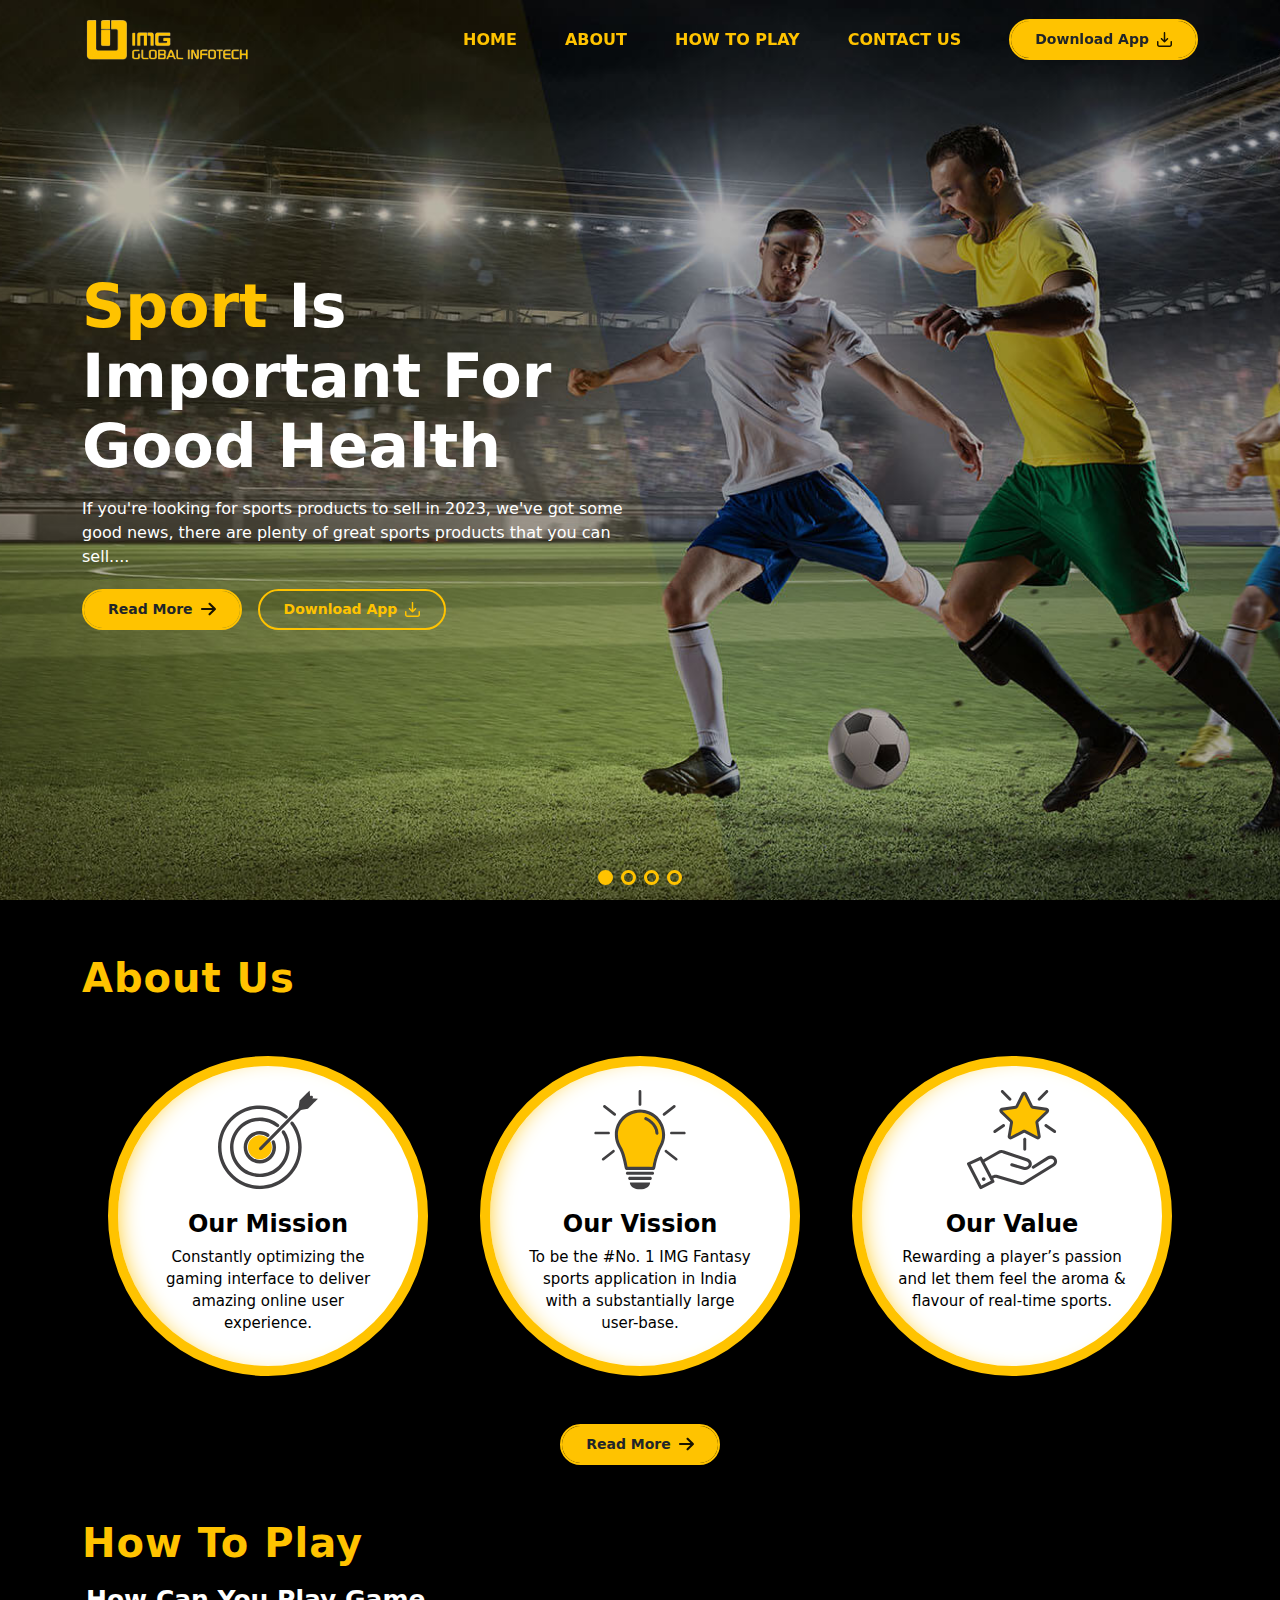
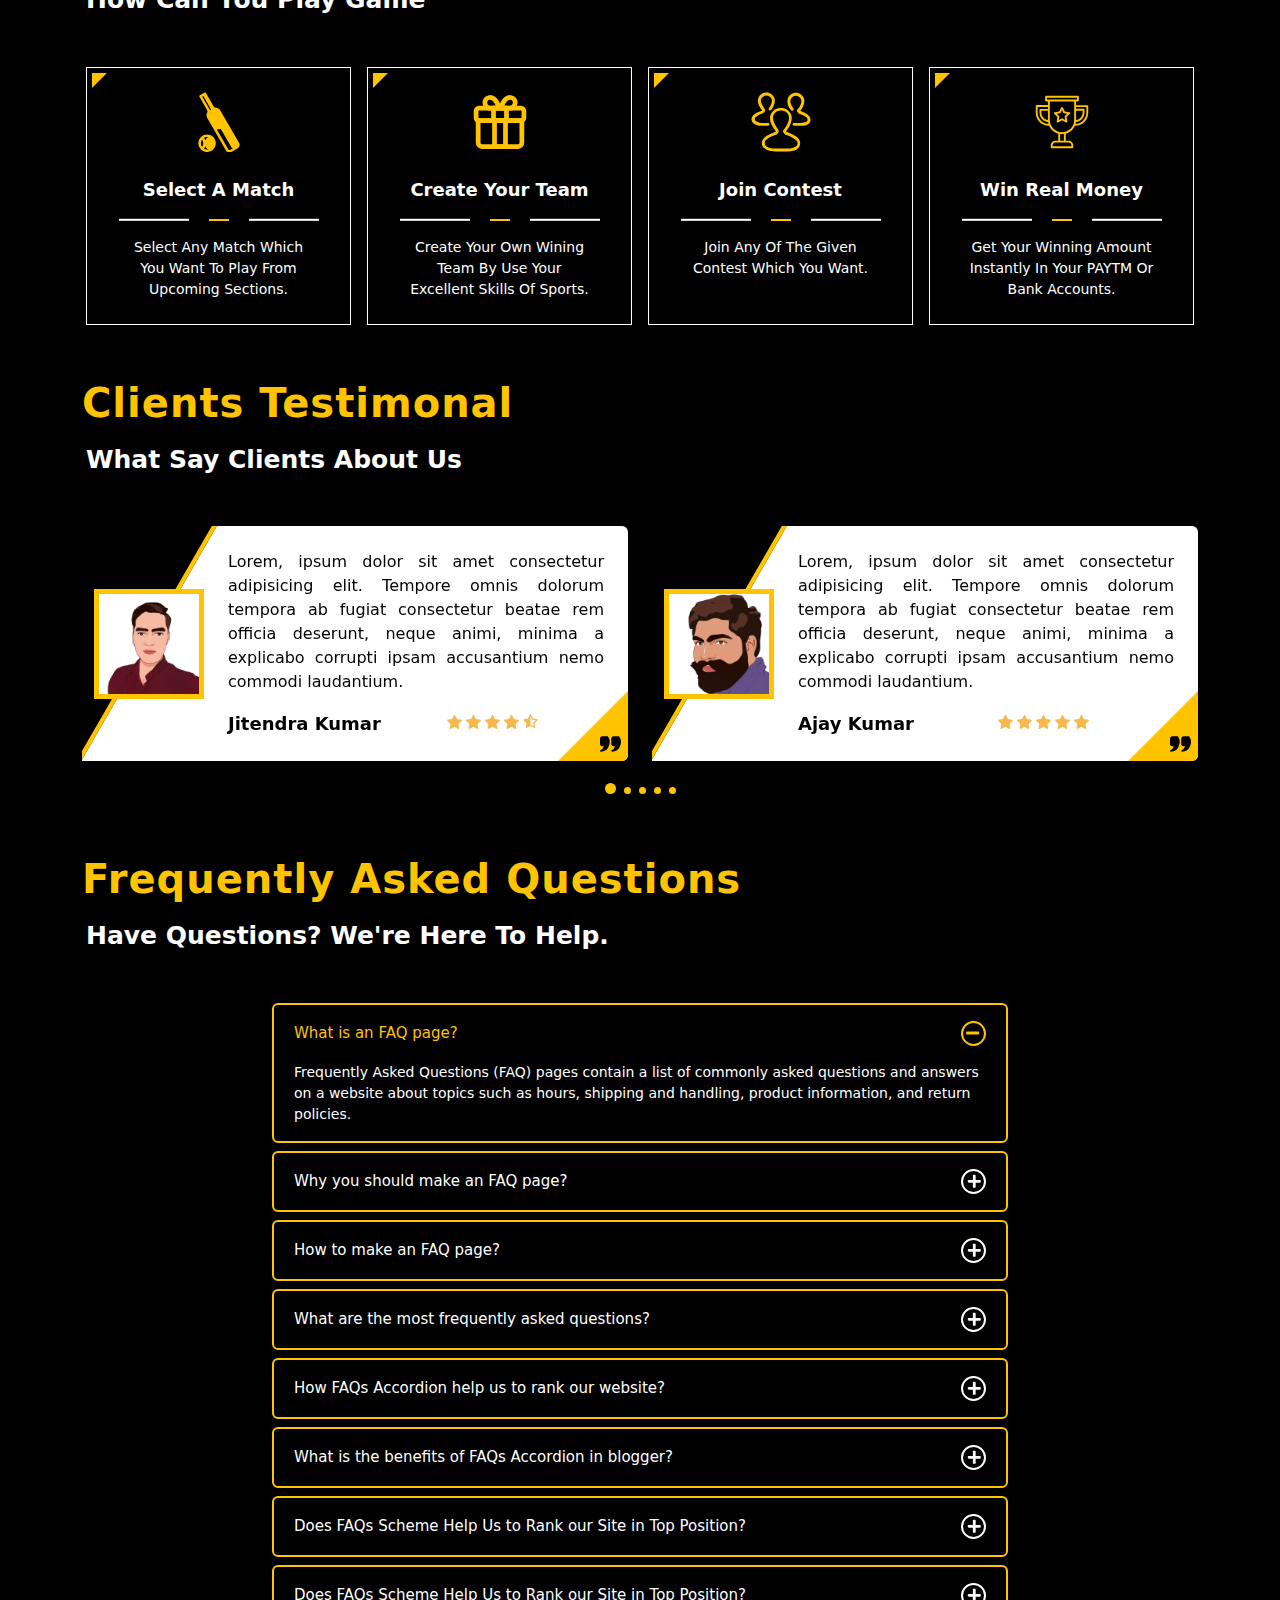
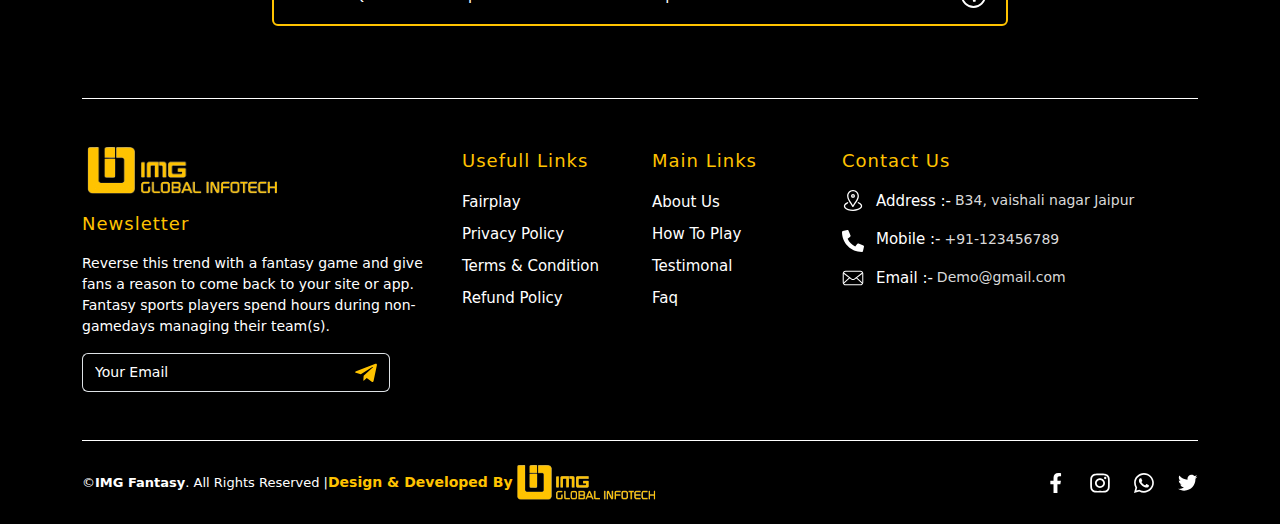
<file: index.html>
<!DOCTYPE html>
<html lang="en">
<head>
    <meta charset="UTF-8">
    <!-- Static Required meta tags (should be same on every page) -->
    <meta http-equiv="content-type" content="text/html; charset=utf-8">
    <meta name="viewport" content="width=device-width, initial-scale=1, maximum-scale=1, user-scalable=0, shrink-to-fit=no">
    <meta name="theme-color" content="#1a73e9">
    <meta http-equiv='X-UA-Compatible' content='IE=edge'>

    <meta name="web-author" content="web-author-name">
    <meta name="googlebot" content="all">
    <meta name="revisit-after" content="3 days">
    <meta name="copyright" content="Site Name">
    <meta name="language" content="English">
    <meta name="reply-to" content="info@imgglobalinfotech.com">
    <meta name="distribution" content="Global">
    <meta name="rating" content="General">

    <!-- Twitter Meta -->
    <meta name="twitter:site" content="@miradontsoa">
    <meta name="twitter:creator" content="@miradontsoa">
    <meta name="twitter:card" content="summary">

    <!-- Facebook Meta -->
    <meta property="fb:app_id" content="0">

    <meta property="og:type" content="website">
    <meta property="og:image:type" content="image/jpg">
    <meta property="og:image:width" content="1200">
    <meta property="og:image:height" content="630">

    <!-- Dynamic Meta Tags (Should change for every page) -->

    <title>Fantasy</title>

        <!-- Required meta tags -->
    <meta name="title" content="Title here">
    <meta name="discrption" content="Discrption here">
    <meta name="keyword" content="Keyword here">

    <!-- Twitter Meta -->
    <meta name="twitter:title" content="Title here">
    <meta name="twitter:description" content="Discrption here">
    <meta name="twitter:image" content="assets/img/logo.png">

    <!-- Facebook Meta -->
    <meta property="og:url" content="">
    <meta property="og:title" content="Title here">
    <meta property="og:description" content="Discrption here">
    <meta property="og:image" content="assets/img/logo.png">
    <meta property="og:image:secure_url" content="assets/img/logo.png">
    <meta name="classification" content="Title here">
    <!-- slider -->
    <script src="assets/libs/slider/js/jquery.min.js"></script>
    <!-- favicon -->
    <link rel="shortcut icon" type="image/x-icon" href="assets/img/logo.png">
    <link rel="icon" type="image/x-icon" href="assets/img/Navbar/img.png">
    <!-- Bootstrap Css -->
    <link rel="stylesheet" href="assets/css/bootstrap.min.css">
    <!-- Custom Css -->
    <link rel="stylesheet" href="assets/css/style.min.css">
    <!-- slider -->
    <link rel="stylesheet" href="assets/libs/slider/css/owl.carousel.min.css">
    <!-- swiper slider -->
    <link rel="stylesheet" href="assets/libs/swiper/css/swiper-bundle.min.css">
</head>

<body class="bg-black">
<!-- navbar start -->
<nav class="navbar navbar-expand-md container-fluid fixed-top" aria-label="Offcanvas navbar large" id="navbar">
    <div class="container">
      <a class="navbar-brand" href="index.html"><img src="assets/img/Navbar/footerlogo.png" alt="logo" class="nav-logo img-fluid h-100 w-100"></a>
      <div class="offcanvas offcanvas-start bg-black nav-offcanvas" tabindex="-1" id="offcanvasNavbar2" aria-labelledby="offcanvasNavbar3Label">
        <div class="offcanvas-header bg-theme1">
          <div class="offcanvas-logo"><img src="assets/img/Navbar/logo.png" alt="logo" class="w-100 h-100 img-fluid"></div>
          <button type="button" class="btn-close btn-close-white shadow-none" data-bs-dismiss="offcanvas" aria-label="Close"></button>
        </div>
        <div class="offcanvas-body">
          <ul class="navbar-nav justify-content-end flex-grow-1 gap-lg-5 gap-md-4 gap-3 align-items-md-center align-items-start">
            <li class="nav-item">
              <a class="nav-link p-0 position-relative fw-semibold" href="#">HOME</a>
            </li>
            <li class="nav-item">
              <a class="nav-link p-0 position-relative fw-semibold" href="#about">ABOUT</a>
            </li>
           <li class="nav-item">
              <a class="nav-link p-0 position-relative fw-semibold" href="#howplay">HOW TO PLAY</a>
            </li>
            <li class="nav-item">
              <a class="nav-link p-0 position-relative fw-semibold" href="#contact">CONTACT US</a>
            </li>
            <li class="nav-btn nav-item">
              <a href="javascript:;" class="btn custom-btn rounded-0 fw-semibold py-2 px-4 position-relative overflow-hidden rounded-5 z-1 d-flex align-items-center" type="submit"><span class="">Download App</span><span class="person z-3 d-inline-flex ms-2"><img src="assets/img/Index/downloadIcon.svg" alt="download" class="w-100 h-100 img-fluid person-img"></span></a>
            </li>
          </ul>
        </div>
      </div>
      <button class="navbar-toggler nav-menubtn shadow-none border-0 p-0" type="button" data-bs-toggle="offcanvas" data-bs-target="#offcanvasNavbar2" aria-controls="offcanvasNavbar2" aria-label="Toggle navigation">
        <span class="menu-icon d-inline-flex"><img src="assets/img/Navbar/menuIcon.svg" alt="menu-bar" class="img-fluid w-100 h-100"></span>
      </button>
    </div>
</nav>
<!-- navbar end -->

<!-- hero section start -->
<div class="container-fluid heroSection px-0" id="home">
  <div class="swiper mySwiper heroSlider">
    <div class="swiper-wrapper">
      <div class="swiper-slide">
        <div class="sliderr1 h-100 w-100">
          <div class="container h-100">
            <div class="row align-items-center h-100">
              <div class="col-md-6 px-0">
                <div class="row mx-0">
                  <div class="col-12 hero-heading fw-bold text-capitalize"><span class="hero-subheading">Sport</span> is important for good health</div>
                  <div class="col-12 fw-medium hero-title py-sm-3 py-2">If you're looking for sports products to sell in 2023, we've got some good news, there are plenty of great sports products that you can sell....</div>
                  <div class="col-12 pt-1">
                    <div class="row mx-0 gap-3">
                      <div class="col-auto px-0"><a href="#about" class="btn custom-btn rounded-0 fw-semibold py-2 px-4 position-relative overflow-hidden rounded-5 z-1 d-flex align-items-center" type="submit"><span>Read More</span><span class="person z-3 d-inline-flex ms-2"><img src="assets/img/Index/rightarrow.svg" alt="Read More" class="w-100 h-100 img-fluid person-img"></span></a></div>
                      <div class="col-auto px-0"><a href="javascript:;" class="btn custom-btn custom-btn2 rounded-0 fw-semibold py-2 px-4 position-relative overflow-hidden rounded-5 z-1 d-flex align-items-center" type="submit"><span>Download App</span><span class="person z-3 d-inline-flex ms-2"><img src="assets/img/Index/downloadIcon.svg" alt="Download" class="w-100 h-100 img-fluid person-img"></span></a></div>
                    </div>
                  </div>
                </div>
              </div>
            </div>
        </div>
        </div>
      </div>
      <div class="swiper-slide">
        <div class="sliderr2 h-100 w-100">
          <div class="container h-100">
            <div class="row align-items-center h-100">
              <div class="col-md-6 px-0">
                <div class="row mx-0">
                  <div class="col-12 hero-heading fw-bold text-capitalize"><span class="hero-subheading">The New</span>  Way to Invest in Sports</div>
                  <div class="col-12 fw-medium hero-title py-sm-3 py-2">Best fantasy sports stock exchange where users can buy/sell shares of professional athletes as if they were stocks.....</div>
                  <div class="col-12 pt-1">
                    <div class="row mx-0 gap-3">
                      <div class="col-auto px-0"><a href="#about" class="btn custom-btn rounded-0 fw-semibold py-2 px-4 position-relative overflow-hidden rounded-5 z-1 d-flex align-items-center" type="submit"><span class="">Read More</span><span class="person z-3 d-inline-flex ms-2"><img src="assets/img/Index/rightarrow.svg" alt="Person" class="w-100 h-100 img-fluid person-img"></span></a></div>
                      <div class="col-auto px-0"><a href="javascript:;" class="btn custom-btn custom-btn2 rounded-0 fw-semibold py-2 px-4 position-relative overflow-hidden rounded-5 z-1 d-flex align-items-center" type="submit"><span>Download App</span><span class="person z-3 d-inline-flex ms-2"><img src="assets/img/Index/downloadIcon.svg" alt="Download" class="w-100 h-100 img-fluid person-img"></span></a></div>
                    </div>
                  </div>
                </div>
              </div>
            </div>
        </div>
        </div>
      </div>
      <div class="swiper-slide">
        <div class="sliderr3 h-100 w-100">
          <div class="container h-100">
            <div class="row align-items-center h-100">
              <div class="col-md-6 px-0">
                <div class="row mx-0">
                  <div class="col-12 hero-heading fw-bold text-capitalize"><span class="hero-subheading">fantasy</span> is way for favorite game</div>
                  <div class="col-12 fw-medium hero-title py-sm-3 py-2">You can compete against your friends, family members, coworkers, and even strangers to add a little extra spice to the weekend's sporting calendar.....</div>
                  <div class="col-12 pt-1">
                    <div class="row mx-0 gap-3">
                      <div class="col-auto px-0"><a href="#about" class="btn custom-btn rounded-0 fw-semibold py-2 px-4 position-relative overflow-hidden rounded-5 z-1 d-flex align-items-center" type="submit"><span class="">Read More</span><span class="person z-3 d-inline-flex ms-2"><img src="assets/img/Index/rightarrow.svg" alt="Person" class="w-100 h-100 img-fluid person-img"></span></a></div>
                      <div class="col-auto px-0"><a href="javascript:;" class="btn custom-btn custom-btn2 rounded-0 fw-semibold py-2 px-4 position-relative overflow-hidden rounded-5 z-1 d-flex align-items-center" type="submit"><span>Download App</span><span class="person z-3 d-inline-flex ms-2"><img src="assets/img/Index/downloadIcon.svg" alt="Download" class="w-100 h-100 img-fluid person-img"></span></a></div>
                    </div>
                  </div>
                </div>
              </div>
            </div>
        </div>
        </div>
      </div>
      <div class="swiper-slide">
        <div class="sliderr4 h-100 w-100">
          <div class="container h-100">
            <div class="row align-items-center h-100">
              <div class="col-md-6 px-0">
                <div class="row mx-0">
                  <div class="col-12 hero-heading fw-bold text-capitalize"><span class="hero-subheading">Fantasy</span> sports are no exception</div>
                  <div class="col-12 fw-medium hero-title py-sm-3 py-2">This is no exception and it has earned billions over the years. Build a fantasy sports website to generate revenue from software solutions.....</div>
                  <div class="col-12 pt-1">
                    <div class="row mx-0 gap-3">
                      <div class="col-auto px-0"><a href="#about" class="btn custom-btn rounded-0 fw-semibold py-2 px-4 position-relative overflow-hidden rounded-5 z-1 d-flex align-items-center" type="submit"><span class="">Read More</span><span class="person z-3 d-inline-flex ms-2"><img src="assets/img/Index/rightarrow.svg" alt="Person" class="w-100 h-100 img-fluid person-img"></span></a></div>
                      <div class="col-auto px-0"><a href="javascript:;" class="btn custom-btn custom-btn2 rounded-0 fw-semibold py-2 px-4 position-relative overflow-hidden rounded-5 z-1 d-flex align-items-center" type="submit"><span>Download App</span><span class="person z-3 d-inline-flex ms-2"><img src="assets/img/Index/downloadIcon.svg" alt="Download" class="w-100 h-100 img-fluid person-img"></span></a></div>
                    </div>
                  </div>
                </div>
              </div>
            </div>
        </div>
        </div>
      </div>
    </div>
    <div class="swiper-pagination"></div>
  </div>
</div>
<!-- hero section end -->

<!-- about us section start -->
<div class="container-fluid aboutus py-5" id="about">
  <div class="container">
    <div class="row">
      <div class="col-12 pb-sm-2 pb-1 heading fw-bold text-sm-start text-center text-center">About Us</div>
      <div class="col-12 sub-heading fw-bold text-capitalize pb-4 mb-3 ps-3 text-sm-start text-center"></div>
      <div class="col-12">
        <div class="row mx-0 gy-lg-0 gy-4 justify-content-center">
          <div class="col-lg-4 col-md-6">
            <div class="about-card rounded-pill bg-white p-md-4 p-3 pt-4 mx-auto">
              <div class="row mx-0">
                <div class="col-12"><div class="about-img mx-auto"><img src="assets/img/Index/ourmission.svg" alt="Our Mission" class="img-fluid h-100 w-100"></div></div>
                <div class="col-12 text-center about-heading fw-bolder pt-3">Our Mission</div>
                <div class="col-12 about-title text-center pt-1">Constantly optimizing the gaming interface to deliver amazing online user experience.</div>
              </div>
            </div>
          </div>
          <div class="col-lg-4 col-md-6">
            <div class="about-card rounded-pill bg-white p-md-4 p-3 pt-4 mx-auto">
              <div class="row mx-0">
                <div class="col-12"><div class="about-img mx-auto"><img src="assets/img/Index/ourvission.svg" alt="Our Mission" class="img-fluid h-100 w-100"></div></div>
                <div class="col-12 text-center about-heading fw-bolder pt-3">Our Vission</div>
                <div class="col-12 about-title text-center pt-1">To be the #No. 1 IMG Fantasy sports application in India with a substantially large user-base.
                </div>
              </div>
            </div>
          </div>
          <div class="col-lg-4 col-md-6">
            <div class="about-card rounded-pill bg-white p-md-4 p-3 pt-4 mx-auto">
              <div class="row mx-0">
                <div class="col-12"><div class="about-img mx-auto"><img src="assets/img/Index/ourvalue.svg" alt="Our Mission" class="img-fluid h-100 w-100"></div></div>
                <div class="col-12 text-center about-heading fw-bolder pt-3">Our Value</div>
                <div class="col-12 about-title text-center pt-1">Rewarding a player’s passion and let them feel the aroma & flavour of real-time sports. </div>
              </div>
            </div>
          </div>
        </div>
      </div>
      <div class="col-auto mx-auto pt-md-5 pt-4">
        <div class="col-auto px-0"><a href="javascript:;" class="btn custom-btn rounded-0 fw-semibold py-2 px-4 position-relative overflow-hidden rounded-5 z-1 d-flex align-items-center" type="submit"><span>Read More</span><span class="person z-3 d-inline-flex ms-2"><img src="assets/img/Index/rightarrow.svg" alt="Read More" class="w-100 h-100 img-fluid person-img"></span></a></div>
      </button>
     </div>
    </div>
  </div>
</div>
<!-- about us section end -->

<!-- how to play section start -->
<div class="container-fluid howplay position-relative" id="howplay">
  <div class="container">
    <div class="row">
      <div class="col-12 pb-sm-2 pb-1 text-sm-start text-center heading fw-bold">How To Play</div>
      <div class="col-12 pb-md-5 pb-4 sub-heading fw-bold text-capitalize ps-3 text-sm-start text-center">How Can You Play Game</div>
      <div class="col-12 pt-md-0 pt-sm-2 px-sm-2 px-0">
        <div class="row mx-0 g-3">
          <div class="col-lg-3 col-sm-6 ">
            <div class="playcard border-1 border border-white p-4 position-relative h-100">
              <div class="row mx-0">
                <div class="col-12"><div class="playimg mx-auto"><img src="assets/img/Index/batball.svg" alt="select a match" class="h-100 w-100  img-fluid"></div></div>
                <div class="col-12 text-center playheading fw-bold pt-4  fw-medium">Select A Match</div>
                <div class="col-12 py-3"><div class="playline position-relative mx-auto"></div></div>
                <div class="col-12 playtitle fw-medium text-center">Select Any Match Which You Want To Play From Upcoming Sections.</div>
              </div>
            </div>
          </div>
          <div class="col-lg-3 col-sm-6 ">
            <div class="playcard border-1 border border-white p-4 position-relative h-100">
              <div class="row mx-0">
                <div class="col-12"><div class="playimg mx-auto"><img src="assets/img/Index/Gift.svg" alt="select a match" class="h-100 w-100  img-fluid"></div></div>
                <div class="col-12 text-center playheading fw-bold pt-4  fw-medium">Create Your Team</div>
                <div class="col-12 py-3"><div class="playline position-relative mx-auto"></div></div>
                <div class="col-12 playtitle fw-medium text-center">Create Your Own Wining Team By Use Your Excellent Skills Of Sports.</div>
              </div>
            </div>
          </div>
          <div class="col-lg-3 col-sm-6 ">
            <div class="playcard border-1 border border-white p-4 position-relative h-100">
              <div class="row mx-0">
                <div class="col-12"><div class="playimg mx-auto"><img src="assets/img/Index/Users.svg" alt="select a match" class="h-100 w-100  img-fluid"></div></div>
                <div class="col-12 text-center playheading fw-bold pt-4  fw-medium">Join Contest</div>
                <div class="col-12 py-3"><div class="playline position-relative mx-auto"></div></div>
                <div class="col-12 playtitle fw-medium text-center">Join Any Of The Given Contest Which You Want.</div>
              </div>
            </div>
          </div>
          <div class="col-lg-3 col-sm-6 ">
            <div class="playcard border-1 border border-white p-4 position-relative h-100">
              <div class="row mx-0">
                <div class="col-12"><div class="playimg mx-auto"><img src="assets/img/Index/Trophy.svg" alt="select a match" class="h-100 w-100  img-fluid"></div></div>
                <div class="col-12 text-center playheading fw-bold pt-4  fw-medium">Win Real Money</div>
                <div class="col-12 py-3"><div class="playline position-relative mx-auto"></div></div>
                <div class="col-12 playtitle fw-medium text-center">Get Your Winning Amount Instantly In Your PAYTM Or Bank Accounts.</div>
              </div>
            </div>
          </div>
        </div>
      </div>
     
    </div>
  </div>
</div>
<!-- how to play section end -->

<!-- testimonal section start-->  
<div class="container-fluid py-5 testimonal" id="testimonal">
  <div class="container">
    <div class="row">
      <div class="col-12 pb-sm-2 pb-1 heading fw-bold text-sm-start text-center">Clients Testimonal</div>
      <div class="col-12 pb-md-5 pb-4 sub-heading fw-bold text-capitalize ps-3 text-sm-start text-center">what say clients about us</div>
      <div class="col-12">
        <div class="swiper mySwiper testimonalSlider pb-4">
          <div class="swiper-wrapper pb-3">
            <div class="swiper-slide">
              <div class="testimonial-card row mx-0 align-items-center bg-white position-relative rounded-end-2 h-100 overflow-hidden">
                <div class="col-auto z-2 pe-0">
                  <div class="testimonial-pic border border-5 border-theme1"><img src="assets/img/Index/jitendrakumar.jpg" class="h-100 w-100 img-fluid object-fit-cover" alt="Testimonal"></div>
                </div>
                <div class="col testimonial-content position-relative rounded-2 p-md-4 p-3 ">
                 <div class="row mx-0 align-items-center">
                  <div class="col-12 px-0 pb-lg-3 pb-2 user-review fw-normal">Lorem, ipsum dolor sit amet consectetur adipisicing elit. Tempore omnis dolorum tempora ab fugiat consectetur beatae rem officia deserunt, neque animi, minima a explicabo corrupti ipsam accusantium nemo commodi laudantium.</div>
                  <div class="col-auto px-0 fw-semibold user-name">Jitendra Kumar </div>
                  <div class="col px-0">
                    <ul class="d-flex list-unstyled p-0 m-0 justify-content-center gap-1">
                      <li><span class="start-icon d-inline-flex"><img src="assets/img/Index/star.svg" alt="review" class="h-100 w-100 img-fluid"></span></li>
                      <li><span class="start-icon d-inline-flex"><img src="assets/img/Index/star.svg" alt="review" class="h-100 w-100 img-fluid"></span></li>
                      <li><span class="start-icon d-inline-flex"><img src="assets/img/Index/star.svg" alt="review" class="h-100 w-100 img-fluid"></span></li>
                      <li><span class="start-icon d-inline-flex"><img src="assets/img/Index/star.svg" alt="review" class="h-100 w-100 img-fluid"></span></li>
                      <li><span class="start-icon d-inline-flex"><img src="assets/img/Index/halfstar.svg" alt="review" class="h-100 w-100 img-fluid"></span></li>
                    </ul>
                  </div>
                  <div class="quote z-3 position-absolute"><img src="assets/img/Index/quote.svg" alt="quote" class="h-100 w-100 img-fluid"></div>
                 </div>
                </div>
              </div>
            </div>
            <div class="swiper-slide">
              <div class="testimonial-card overflow-hidden row mx-0 align-items-center bg-white position-relative rounded-end-2 h-100 ">
                <div class="col-auto z-2 pe-0">
                  <div class="testimonial-pic border border-5 border-theme1"><img src="assets/img/Index/ajaysharma2.jpg" class="h-100 w-100 img-fluid object-fit-cover" alt="Testimonal"></div>
                </div>
                <div class="col testimonial-content position-relative rounded-2 p-md-4 p-3 ">
                 <div class="row mx-0 align-items-center">
                  <div class="col-12 px-0 pb-lg-3 pb-2 user-review fw-normal">Lorem, ipsum dolor sit amet consectetur adipisicing elit. Tempore omnis dolorum tempora ab fugiat consectetur beatae rem officia deserunt, neque animi, minima a explicabo corrupti ipsam accusantium nemo commodi laudantium.</div>
                  <div class="col-auto px-0 fw-semibold user-name">Ajay Kumar </div>
                  <div class="col px-0">
                    <ul class="d-flex list-unstyled p-0 m-0 justify-content-center gap-1">
                      <li><span class="start-icon d-inline-flex"><img src="assets/img/Index/star.svg" alt="review" class="h-100 w-100 img-fluid"></span></li>
                      <li><span class="start-icon d-inline-flex"><img src="assets/img/Index/star.svg" alt="review" class="h-100 w-100 img-fluid"></span></li>
                      <li><span class="start-icon d-inline-flex"><img src="assets/img/Index/star.svg" alt="review" class="h-100 w-100 img-fluid"></span></li>
                      <li><span class="start-icon d-inline-flex"><img src="assets/img/Index/star.svg" alt="review" class="h-100 w-100 img-fluid"></span></li>
                      <li><span class="start-icon d-inline-flex"><img src="assets/img/Index/star.svg" alt="review" class="h-100 w-100 img-fluid"></span></li>
                    </ul>
                  </div>
                  <div class="quote z-3 position-absolute"><img src="assets/img/Index/quote.svg" alt="quote" class="h-100 w-100 img-fluid"></div>
                 </div>
                </div>
              </div>
            </div>
            <div class="swiper-slide">
              <div class="testimonial-card overflow-hidden row mx-0 align-items-center bg-white position-relative rounded-end-2 h-100 ">
                <div class="col-auto z-2 pe-0">
                  <div class="testimonial-pic border border-5 border-theme1"><img src="assets/img/Index/jitendrakumar.jpg" class="h-100 w-100 img-fluid object-fit-cover" alt="Testimonal"></div>
                </div>
                <div class="col testimonial-content position-relative rounded-2 p-md-4 p-3 ">
                 <div class="row mx-0 align-items-center">
                  <div class="col-12 px-0 pb-lg-3 pb-2 user-review fw-normal">Lorem, ipsum dolor sit amet consectetur adipisicing elit. Tempore omnis dolorum tempora ab fugiat consectetur beatae rem officia deserunt, neque animi, minima a explicabo corrupti ipsam accusantium nemo commodi laudantium.</div>
                  <div class="col-auto px-0 fw-semibold user-name">Jitendra Kumar </div>
                  <div class="col px-0">
                    <ul class="d-flex list-unstyled p-0 m-0 justify-content-center gap-1">
                      <li><span class="start-icon d-inline-flex"><img src="assets/img/Index/star.svg" alt="review" class="h-100 w-100 img-fluid"></span></li>
                      <li><span class="start-icon d-inline-flex"><img src="assets/img/Index/star.svg" alt="review" class="h-100 w-100 img-fluid"></span></li>
                      <li><span class="start-icon d-inline-flex"><img src="assets/img/Index/star.svg" alt="review" class="h-100 w-100 img-fluid"></span></li>
                      <li><span class="start-icon d-inline-flex"><img src="assets/img/Index/star.svg" alt="review" class="h-100 w-100 img-fluid"></span></li>
                      <li><span class="start-icon d-inline-flex"><img src="assets/img/Index/star.svg" alt="review" class="h-100 w-100 img-fluid"></span></li>
                    </ul>
                  </div>
                  <div class="quote z-3 position-absolute"><img src="assets/img/Index/quote.svg" alt="quote" class="h-100 w-100 img-fluid"></div>
                 </div>
                </div>
              </div>
            </div>
            <div class="swiper-slide">
              <div class="testimonial-card overflow-hidden row mx-0 align-items-center bg-white position-relative rounded-end-2 h-100 ">
                <div class="col-auto z-2 pe-0">
                  <div class="testimonial-pic border border-5 border-theme1"><img src="assets/img/Index/ajaysharma2.jpg" class="h-100 w-100 img-fluid object-fit-cover" alt="Testimonal"></div>
                </div>
                <div class="col testimonial-content position-relative rounded-2 p-md-4 p-3">
                 <div class="row mx-0 align-items-center">
                  <div class="col-12 px-0 pb-lg-3 pb-2 user-review fw-normal">Lorem, ipsum dolor sit amet consectetur adipisicing elit. Tempore omnis dolorum tempora ab fugiat consectetur beatae rem officia deserunt, neque animi, minima a explicabo corrupti ipsam accusantium nemo commodi laudantium.</div>
                  <div class="col-auto px-0 fw-semibold user-name">Ajay Kumar </div>
                  <div class="col px-0">
                    <ul class="d-flex list-unstyled p-0 m-0 justify-content-center gap-1">
                      <li><span class="start-icon d-inline-flex"><img src="assets/img/Index/star.svg" alt="review" class="h-100 w-100 img-fluid"></span></li>
                      <li><span class="start-icon d-inline-flex"><img src="assets/img/Index/star.svg" alt="review" class="h-100 w-100 img-fluid"></span></li>
                      <li><span class="start-icon d-inline-flex"><img src="assets/img/Index/star.svg" alt="review" class="h-100 w-100 img-fluid"></span></li>
                      <li><span class="start-icon d-inline-flex"><img src="assets/img/Index/star.svg" alt="review" class="h-100 w-100 img-fluid"></span></li>
                      <li><span class="start-icon d-inline-flex"><img src="assets/img/Index/star.svg" alt="review" class="h-100 w-100 img-fluid"></span></li>
                    </ul>
                  </div>
                  <div class="quote z-3 position-absolute"><img src="assets/img/Index/quote.svg" alt="quote" class="h-100 w-100 img-fluid"></div>
                 </div>
                </div>
              </div>
            </div>
            <div class="swiper-slide">
              <div class="testimonial-card overflow-hidden row mx-0 align-items-center bg-white position-relative rounded-end-2 h-100 ">
                <div class="col-auto z-2 pe-0">
                  <div class="testimonial-pic border border-5 border-theme1"><img src="assets/img/Index/kuldeep.jpg" class="h-100 w-100 img-fluid object-fit-cover" alt="Testimonal"></div>
                </div>
                <div class="col testimonial-content position-relative rounded-2 p-md-4 p-3">
                 <div class="row mx-0 align-items-center">
                  <div class="col-12 px-0 pb-lg-3 pb-2 user-review fw-normal">Lorem, ipsum dolor sit amet consectetur adipisicing elit. Tempore omnis dolorum tempora ab fugiat consectetur beatae rem officia deserunt, neque animi, minima a explicabo corrupti ipsam accusantium nemo commodi laudantium.</div>
                  <div class="col-auto px-0 fw-semibold user-name">kuldeep Kumar </div>
                  <div class="col px-0">
                    <ul class="d-flex list-unstyled p-0 m-0 justify-content-center gap-1">
                      <li><span class="start-icon d-inline-flex"><img src="assets/img/Index/star.svg" alt="review" class="h-100 w-100 img-fluid"></span></li>
                      <li><span class="start-icon d-inline-flex"><img src="assets/img/Index/star.svg" alt="review" class="h-100 w-100 img-fluid"></span></li>
                      <li><span class="start-icon d-inline-flex"><img src="assets/img/Index/star.svg" alt="review" class="h-100 w-100 img-fluid"></span></li>
                      <li><span class="start-icon d-inline-flex"><img src="assets/img/Index/star.svg" alt="review" class="h-100 w-100 img-fluid"></span></li>
                      <li><span class="start-icon d-inline-flex"><img src="assets/img/Index/star.svg" alt="review" class="h-100 w-100 img-fluid"></span></li>
                    </ul>
                  </div>
                  <div class="quote z-3 position-absolute"><img src="assets/img/Index/quote.svg" alt="quote" class="h-100 w-100 img-fluid"></div>
                 </div>
                </div>
              </div>
            </div>
            <div class="swiper-slide">
              <div class="testimonial-card overflow-hidden row mx-0 align-items-center bg-white position-relative rounded-end-2 h-100 ">
                <div class="col-auto z-2 pe-0">
                  <div class="testimonial-pic border border-5 border-theme1"><img src="assets/img/Index/jitendrakumar.jpg" class="h-100 w-100 img-fluid object-fit-cover" alt="Testimonal"></div>
                </div>
                <div class="col testimonial-content position-relative rounded-2 p-md-4 p-3">
                 <div class="row mx-0 align-items-center">
                  <div class="col-12 px-0 pb-lg-3 pb-2 user-review fw-normal">Lorem, ipsum dolor sit amet consectetur adipisicing elit. Tempore omnis dolorum tempora ab fugiat consectetur beatae rem officia deserunt, neque animi, minima a explicabo corrupti ipsam accusantium nemo commodi laudantium.</div>
                  <div class="col-auto px-0 fw-semibold user-name">Jitendra Kumar </div>
                  <div class="col px-0">
                    <ul class="d-flex list-unstyled p-0 m-0 justify-content-center gap-1">
                      <li><span class="start-icon d-inline-flex"><img src="assets/img/Index/star.svg" alt="review" class="h-100 w-100 img-fluid"></span></li>
                      <li><span class="start-icon d-inline-flex"><img src="assets/img/Index/star.svg" alt="review" class="h-100 w-100 img-fluid"></span></li>
                      <li><span class="start-icon d-inline-flex"><img src="assets/img/Index/star.svg" alt="review" class="h-100 w-100 img-fluid"></span></li>
                      <li><span class="start-icon d-inline-flex"><img src="assets/img/Index/star.svg" alt="review" class="h-100 w-100 img-fluid"></span></li>
                      <li><span class="start-icon d-inline-flex"><img src="assets/img/Index/star.svg" alt="review" class="h-100 w-100 img-fluid"></span></li>
                    </ul>
                  </div>
                  <div class="quote z-3 position-absolute"><img src="assets/img/Index/quote.svg" alt="quote" class="h-100 w-100 img-fluid"></div>
                 </div>
                </div>
              </div>
            </div>
          </div>
          <div class="swiper-pagination"></div>
        </div>
      </div>
    </div>
   
  </div>
</div>
<!-- testimonal section end-->

<!-- testimonal section start-->  
<!-- <div class="container-fluid testimonal py-5">
  <div class="container">
    <div class="row">
      <div class="col-12 pb-3"><div class="position-relative heading d-inline-block fw-bold">Testimonal</div></div>
      <div class="col-lg-4">
        <div class="row mx-0">
          <div class="col-12 testimheading fw-semibold px-0">Connect With Our Client</div>
          <div class="col-12 testimtitle px-0 pt-2">Lorem ipsum dolor sit amet consectetur adipisicing elit. Laudantium blanditiis amet quam porro eveniet? Non hic quasi numquam enim sed. Ipsam nemo facere nisi, repudiandae corrupti excepturi quaerat ab sit!</div>
        </div>
      </div>
      <div class="col-lg-8">
        <div class="swiper mySwiper testimonalSlider">
          <div class="swiper-wrapper">
            <div class="swiper-slide">
            </div>
            <div class="swiper-slide">
            </div>
            <div class="swiper-slide">
            </div>
            <div class="swiper-slide">
            </div>
            <div class="swiper-slide">
            </div>
            <div class="swiper-slide">
            </div>
            <div class="swiper-slide">
            </div>
            <div class="swiper-slide">
            </div>
            <div class="swiper-slide">
            </div>
          </div>
          <div class="swiper-pagination"></div>
        </div>
      </div>
    </div>
  </div>
</div> -->
<!-- testimonal section end-->

<!-- faq section start -->
<div class="faq container-fluid " id="faq">
  <div class="container">
    <div class="row">
      <div class="col-12 pb-2 text-sm-start text-center heading fw-bold">Frequently Asked Questions</div>
      <div class="col-12 pb-md-5 pb-4 sub-heading fw-bold text-capitalize ps-3 text-sm-start text-center">Have Questions? We're here to help.</div>
      <div class="col-lg-8 col-md-10 mx-auto">
        <div class="accordion question row gy-2 faq-accordion" id="accordionExample">
          <div class="col-12">
            <div class="accordion-item bg-transparent border border-2 border-theme1">
              <div class="accordion-header">
                <button class="accordion-button fw-medium faq-btn position-relative shadow-none bg-transparent" type="button" data-bs-toggle="collapse"
                  data-bs-target="#collapseOne" aria-expanded="true" aria-controls="collapseOne">
                  What is an FAQ page?
                </button>
              </div>
              <div id="collapseOne" class="accordion-collapse collapse show " data-bs-parent="#accordionExample">
                <div class="accordion-body faq-title pt-0">
                  Frequently Asked Questions (FAQ) pages contain a list of commonly asked questions and answers on a
                  website about topics such as hours, shipping and handling, product information, and return policies.
                </div>
              </div>
            </div>
          </div>
          <div class="col-12">
            <div class="accordion-item bg-transparent border border-2 border-theme1">
              <div class="accordion-header">
                <button class="accordion-button fw-medium faq-btn position-relative collapsed shadow-none bg-transparent " type="button" data-bs-toggle="collapse" data-bs-target="#collapseTwo" aria-expanded="false" aria-controls="collapseTwo">Why you should make an FAQ page?</button>
              </div>
              <div id="collapseTwo" class="accordion-collapse collapse" data-bs-parent="#accordionExample">
                <div class="accordion-body faq-title pt-0">An FAQ page is a time-saving customer service tactic that provides the most commonly asked questionsand answers for current or potential customers.</div>
              </div>
            </div>
          </div>
          <div class="col-12">
            <div class="accordion-item bg-transparent border border-2 border-theme1">
              <div class="accordion-header">
                <button class="accordion-button fw-medium faq-btn position-relative collapsed shadow-none bg-transparent" type="button" data-bs-toggle="collapse"
                  data-bs-target="#collapseThree" aria-expanded="false" aria-controls="collapseThree">
                  How to make an FAQ page?
                </button>
              </div>
              <div id="collapseThree" class="accordion-collapse collapse" data-bs-parent="#accordionExample">
                <div class="accordion-body faq-title pt-0">
                  There are seven simple steps to make the perfect FAQ page for your business. The design of an FAQ
                  page is crucial for an easy-to-use customer experience. Follow these steps and your customer success
                  team will thank you.
                </div>
              </div>
            </div>
          </div>     
          <div class="col-12">
            <div class="accordion-item bg-transparent border border-2 border-theme1">
              <div class="accordion-header">
                <button class="accordion-button fw-medium faq-btn position-relative collapsed shadow-none bg-transparent" type="button" data-bs-toggle="collapse"
                  data-bs-target="#collapsefour" aria-expanded="false" aria-controls="collapsefour">
                  What are the most frequently asked questions?
                </button>
              </div>
              <div id="collapsefour" class="accordion-collapse collapse" data-bs-parent="#accordionExample">
                <div class="accordion-body faq-title pt-0">
                  A good FAQ is general enough to address many issues. There are questions that just about every
                  company answers on their FAQ page, so if you’re struggling to get started use these are your
                  starting point. If they’re relevant to your company, of course.
                </div>
              </div>
            </div>
          </div>
          <div class="col-12">
            <div class="accordion-item bg-transparent border border-2 border-theme1">
              <div class="accordion-header">
                <button class="accordion-button fw-medium faq-btn position-relative collapsed shadow-none bg-transparent" type="button" data-bs-toggle="collapse" data-bs-target="#collapsefive" aria-expanded="false" aria-controls="collapsefive">How FAQs Accordion help us to rank our website?</button>
              </div>
              <div id="collapsefive" class="accordion-collapse collapse" data-bs-parent="#accordionExample">
                <div class="accordion-body faq-title pt-0">FAQs accordion is a great way to help you build authority and trust, and at the same time bestow a bit of personality on the website. It also helps you answer frequently asked questions, produce additional content quickly, and reduce bounce rates.</div>
              </div>
            </div>
          </div>
          <div class="col-12">
            <div class="accordion-item bg-transparent border border-2 border-theme1">
              <div class="accordion-header">
                <button class="accordion-button fw-medium faq-btn position-relative collapsed shadow-none bg-transparent" type="button" data-bs-toggle="collapse" data-bs-target="#collapsesix" aria-expanded="false" aria-controls="collapsesix">What is the benefits of FAQs Accordion in blogger?</button>
              </div>
              <div id="collapsesix" class="accordion-collapse collapse" data-bs-parent="#accordionExample">
                <div class="accordion-body faq-title pt-0"> Benefit of FAQs accordion for blogger is that it helps your blog visitors to find what they arelooking for in less time.</div>
              </div>
            </div>
          </div>
          <div class="col-12">
            <div class="accordion-item bg-transparent border border-2 border-theme1">
              <div class="accordion-header">
                <button class="accordion-button fw-medium faq-btn position-relative collapsed shadow-none bg-transparent" type="button" data-bs-toggle="collapse" data-bs-target="#collapseeight" aria-expanded="false" aria-controls="collapseeight"> Does FAQs Scheme Help Us to Rank our Site in Top Position?</button>
              </div>
              <div id="collapseeight" class="accordion-collapse collapse" data-bs-parent="#accordionExample">
                <div class="accordion-body faq-title pt-0">Yes, Frequently Asked Questions scheme will make your website more popular and increase your search engine ranking position.</div>
              </div>
            </div>
          </div>
          <div class="col-12">
            <div class="accordion-item bg-transparent border border-2 border-theme1">
              <div class="accordion-header">
                <button class="accordion-button fw-medium faq-btn position-relative collapsed shadow-none bg-transparent" type="button" data-bs-toggle="collapse" data-bs-target="#collapseseven" aria-expanded="false" aria-controls="collapseseven">  Does FAQs Scheme Help Us to Rank our Site in Top Position?</button>
              </div>
              <div id="collapseseven" class="accordion-collapse collapse" data-bs-parent="#accordionExample">
                <div class="accordion-body faq-title pt-0">
                  Yes, Frequently Asked Questions scheme will make your website more popular and increase your search
                  engine ranking position.
                </div>
              </div>
            </div>
          </div>
        </div>
      </div>
    </div>
  </div>
</div>
<!-- faq section end -->


<!-- footer start -->
<div class="container-fluid footer pt-5" id="contact">
    <div class="container">
      <div class="row mx-0">
        <div class="col-12 border-bottom border-1 border-white pb-sm-4 pb-3"></div>
        <div class="col-12 px-0 py-md-5 py-4 border-bottom border-1 border-white">
          <div class="row gy-4">
            <div class="col-lg-4 col-sm-6 col-12">
              <div class="footer-logo pb-sm-3 pb-2"><img src="assets/img/Footer/footerlogo.png" alt="logo" class="h-100 w-100 img-fluid"></div>
              <div class="footer-subheading fw-medium">Newsletter</div>
              <!-- <div class="row mx-0">
                <div class="col-12 px-0 "><div class="footer-logo mx-auto"><img src="assets/img/Footer/footerlogo.png" alt="logo" class="w-100 h-100 img-fluid"></div></div>
                <div class="col-12 px-0 py-3">
                  <div class="input-group ">
                    <input type="text" id="subscribe" class="form-control shadow-none py-2 border-end-0 bg-transparent text-white" placeholder="Recipient's username" aria-label="Recipient's username" aria-describedby="basic-addon2">
                    <label for="subscribe" class="input-group-text bg-transparent border-start-0" id="basic-addon2"><img src="assets/img/Footer/subscribe.svg" alt="subscribe"></label>
                  </div>
                </div>
              </div> -->
              <div class="subscibe-title fw-medium py-sm-3 py-2"> Reverse this trend with a fantasy game and give fans a reason to come back to your site or app. Fantasy sports players spend hours during non-gamedays managing their team(s). </div>
              <!-- <div class="subscibe-title fw-semibold pb-sm-3 pb-2">Connect With Us</div> -->
              <div class="input-group pe-lg-5  subscribe-main">
                <input type="text" id="subscribe" class="form-control subscibe-input shadow-none py-2 border-end-0 bg-transparent" placeholder="Your Email" aria-label="Recipient's username" aria-describedby="basic-addon2">
                <a href="Javascript:;" role="submit" class="input-group-text bg-transparent border-start-0 " id="basic-addon2"><img src="assets/img/Footer/subscribe.svg" alt="subscribe"></a>
              </div>
            </div>
            <div class="col-lg-2 col-sm-6 col-6">
              <div class="footer-subheading fw-medium pb-sm-3 pb-2">Usefull Links</div>
              <ul class="list-unstyled d-flex flex-column gap-2">
                <li><a href="fairplay.html" class="text-decoration-none main-link position-relative d-inline-block fw-medium">Fairplay</a></li>
                <li><a href="privacy.html" class="text-decoration-none main-link position-relative d-inline-block fw-medium">Privacy Policy</a></li>
                <li><a href="terms.html" class="text-decoration-none main-link position-relative d-inline-block fw-medium">Terms & Condition</a></li>
                <li><a href="refund.html" class="text-decoration-none main-link position-relative d-inline-block fw-medium">Refund Policy</a></li>
              </ul>
              <!-- <ul class="social-media list-unstyled d-flex gap-2">
                <li class="position-relative">
                  <a href="javascript:;" class="d-flex justify-content-center align-items-center rounded-1 social-link"><img src="assets/img/Footer/facebook.svg" alt="Facebook" class="social-img h-100 w-100"></a>
                </li>
                <li class="position-relative">
                  <a href="javascript:;" class="d-flex justify-content-center align-items-center rounded-1 social-link"><img src="assets/img/Footer/instagram.svg" alt="Instagram" class="social-img h-100 w-100"></a>
                </li>
                <li class="position-relative">
                  <a href="javascript:;" class="d-flex justify-content-center align-items-center rounded-1 social-link"><img src="assets/img/Footer/twittter.svg" alt="Twitter" class="social-img h-100 w-100"></a>
                </li>
                
                <li class="position-relative">
                  <a href="javascript:;" class="d-flex justify-content-center align-items-center rounded-1 social-link"><img src="assets/img/Footer/whatsapp.svg" alt="Whatsapp" class="social-img h-100 w-100"></a>
                </li> 
              </ul> -->
            </div>
            <div class="col-lg-2 col-6">
              <div class="footer-subheading fw-medium pb-sm-3 pb-2">Main Links</div>
              <ul class="list-unstyled d-flex flex-column gap-2">
                <li><a href="Javascript:;" class="text-decoration-none main-link position-relative d-inline-block fw-medium">About Us</a></li>
                <li><a href="Javascript:;" class="text-decoration-none main-link position-relative d-inline-block fw-medium">How To Play</a></li>
                <li><a href="Javascript:;" class="text-decoration-none main-link position-relative d-inline-block fw-medium">Testimonal</a></li>
                <li><a href="Javascript:;" class="text-decoration-none main-link position-relative d-inline-block fw-medium">Faq</a></li>
              </ul>
            </div>
            <div class="col-lg-4 col-sm-6 col-12">
              <div class="footer-subheading fw-medium pb-sm-3 pb-2">Contact Us</div>
              <div class="row mx-0 align-items-start">
                <div class="col-auto px-0"><div class="footer-icon mt-md-0 mt-1 d-flex justify-content-center align-items-center"><img src="assets/img/Footer/address.svg" alt="Address" class="h-100 w-100 img-fluid"></div></div>
                <div class="col footer-data-main d-md-flex d-sm-block d-flex align-items-center gap-1">
                  <div class="footer-data fw-medium">Address :-</div>
                <a href="javascript:;" class="text-decoration-none footer-detail">B34, vaishali nagar Jaipur</a>
                </div>
              </div>
              <div class="row mx-0 align-items-start py-3">
                <div class="col-auto px-0"><div class="footer-icon  justify-content-center align-items-center"><img src="assets/img/Footer/call.svg" alt="Address" class="h-100 w-100 img-fluid"></div></div>
                <div class="col footer-data-main d-md-flex d-sm-block d-flex align-items-center gap-1">
                  <div class="footer-data fw-medium">Mobile :-</div>
                  <a href="tel:+9111111111" class="text-decoration-none footer-detail">+91-123456789</a>
                </div>
              </div>
              <div class="row mx-0 align-items-start">
                <div class="col-auto px-0"><div class="footer-icon mt-md-0 mt-1 d-flex justify-content-center align-items-center"><img src="assets/img/Footer/Email.svg" alt="Address" class="h-100 w-100 img-fluid"></div></div>
                <div class="col footer-data-main d-md-flex d-sm-block d-flex align-items-center gap-1">
                  <div class="footer-data fw-medium">Email :-</div>
                  <a href="mailto:demo@gmail.com" class="footer-detail text-decoration-none">Demo@gmail.com</a>
                </div>
              </div>
              
            </div>
          </div>
        </div>
        <div class="col-12 py-4 px-0">
          <div class="row align-items-center gy-sm-3 gy-2">
            <div class="col-md order-md-1 order-2 copyright-title d-sm-flex justify-content-md-start justify-content-center align-items-center text-md-start text-center zi-9 position-relative">
              © <strong> IMG Fantasy</strong>. All Rights Reserved | <a href="javascript:;" class="text-decoration-none img text-theme1 d-flex mt-sm-0 mt-2 align-items-center fw-semibold justify-content-md-start justify-content-center">  Design & Developed By <span class="copyright-logo"><img data-bs-toggle="tooltip" data-bs-placement="top" title=""  src="assets/img/Navbar/footerlogo.png" alt="copyright" class="h-100 w-100 img-fluid"  data-bs-original-title="IMG Global Infotech" aria-label="IMG Global Infotech"></span></a></div>
            <div class="col-md-auto order-md-2 order-1">
            <ul class="social-media list-unstyled d-flex gap-4 justify-content-md-end justify-content-center m-0">
              <li><a href="javascript:;" class="d-flex justify-content-center align-items-center rounded-1 social-link"><img src="assets/img/Footer/facebook.svg" alt="Facebook" class="h-100 w-100 img-fluid"></a></li>
              <li><a href="javascript:;" class="d-flex justify-content-center align-items-center rounded-1 social-link"><img src="assets/img/Footer/instagram.svg" alt="Instagram" class="h-100 w-100 img-fluid"></a></li>
              <li><a href="javascript:;" class="d-flex justify-content-center align-items-center rounded-1 social-link"><img src="assets/img/Footer/whatsapp.svg" alt="Whatsapp" class="h-100 w-100 img-fluid"></a></li>
              <li><a href="javascript:;" class="d-flex justify-content-center align-items-center rounded-1 social-link"><img src="assets/img/Footer/twittter.svg" alt="Twitter" class="h-100 w-100 img-fluid"></a></li>
            </ul>
            </div>
          </div>
        </div>
      </div>
    </div>
</div>

<!-- footer end -->

  <!-- Bootstrap Js -->
  <script src="assets/libs/bootstrap/js/bootstrap.bundle.min.js"></script>
  <!-- slider -->
  <script src="assets/libs/slider/js/owl.carousel.min.js"></script>
  <!-- swiper slider -->
  <script src="assets/libs/swiper/js/swiper-bundle.min.js"></script>
  <!-- Custom Js -->
  <script src="assets/js/index.js"></script>
 
<!-- <script>
    const myTooltipEl = document.getElementById('myTooltip')
    const tooltip = bootstrap.Tooltip.getOrCreateInstance(myTooltipEl)

    myTooltipEl.addEventListener('hidden.bs.tooltip', () => {

})
tooltip.hide()

</script> -->
<script>
  const tooltipTriggerList = document.querySelectorAll('[data-bs-toggle="tooltip"]')
const tooltipList = [...tooltipTriggerList].map(tooltipTriggerEl => new bootstrap.Tooltip(tooltipTriggerEl))
</script>
</body>
</html>
</file>
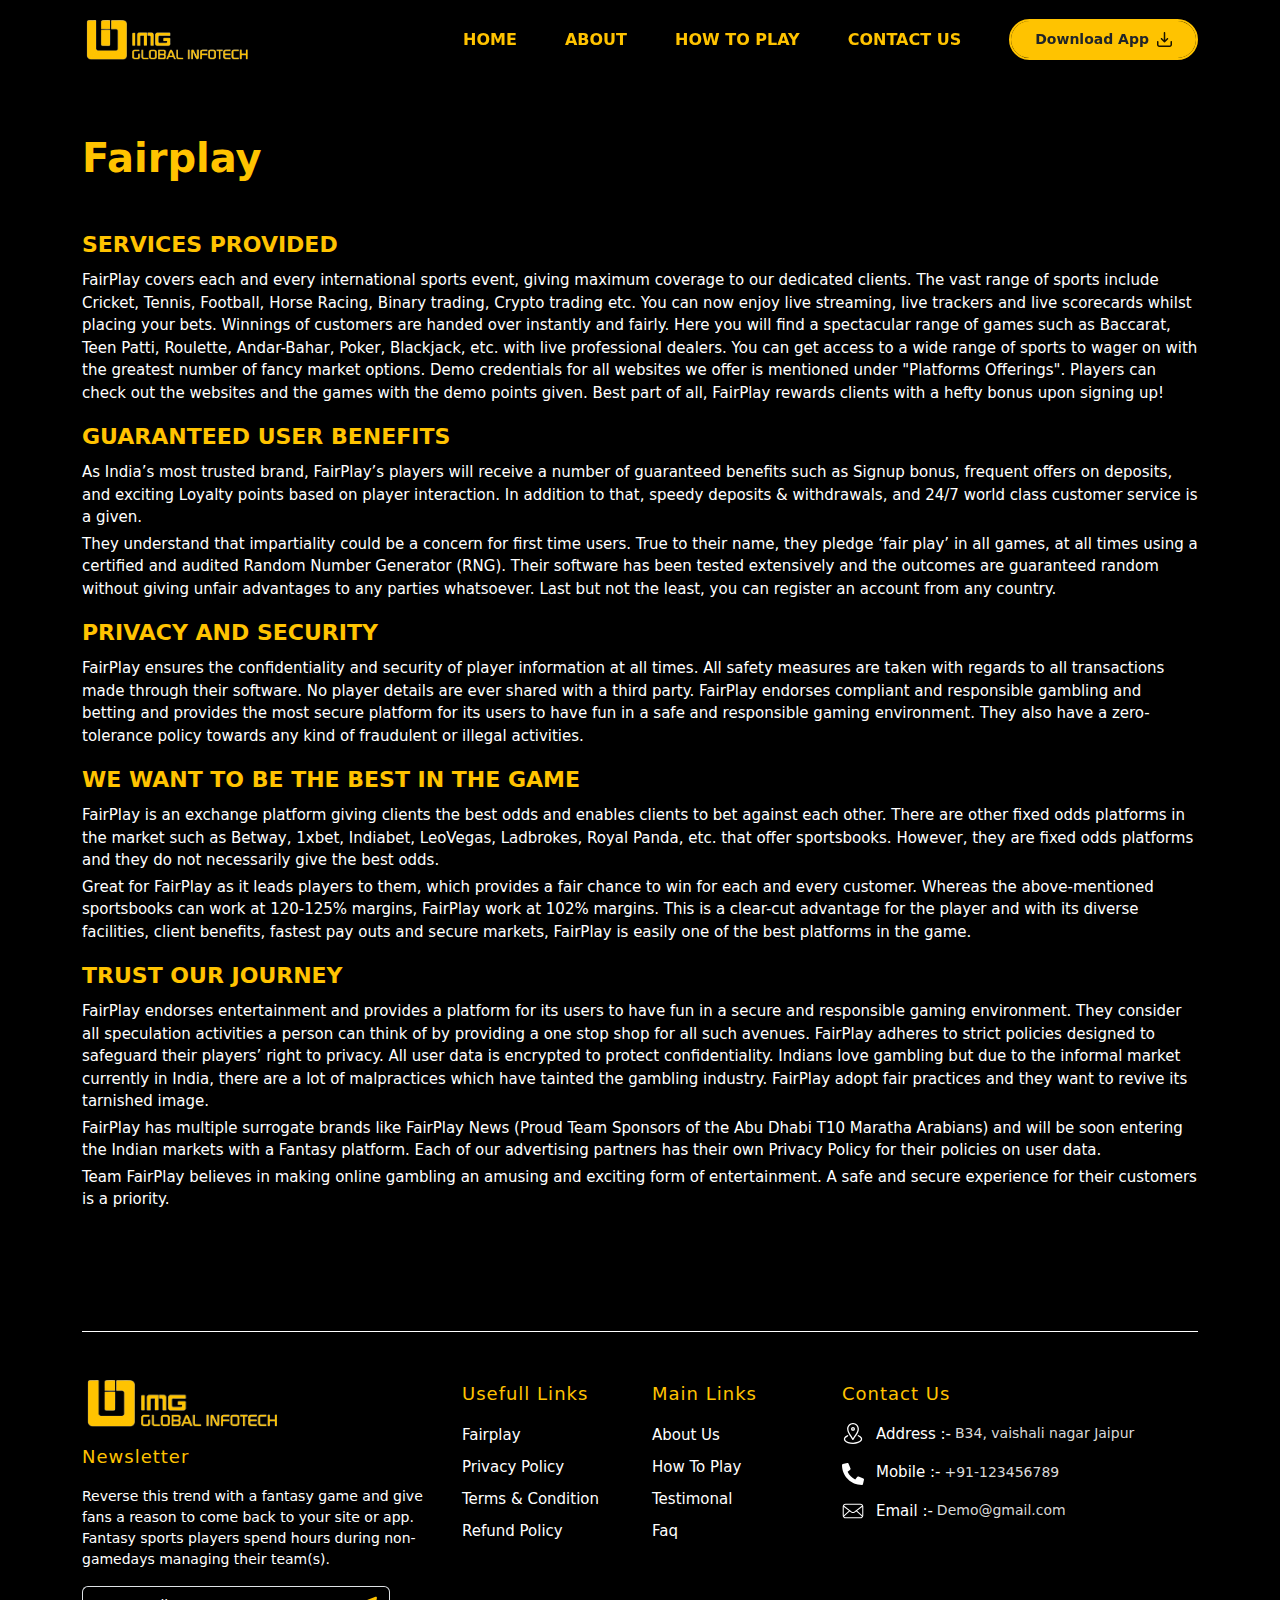
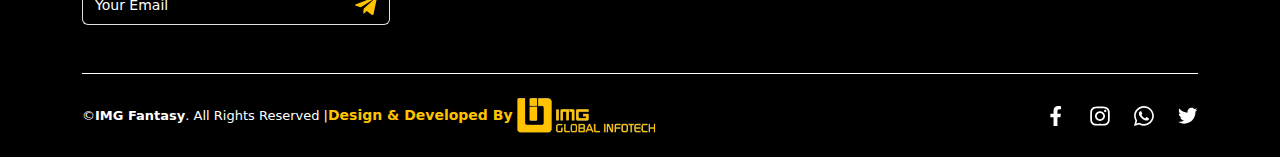
<file: fairplay.html>
<!DOCTYPE html>
<html lang="en">
<head>
    <meta charset="UTF-8">
    <!-- Static Required meta tags (should be same on every page) -->
    <meta http-equiv="content-type" content="text/html; charset=utf-8">
    <meta name="viewport" content="width=device-width, initial-scale=1, maximum-scale=1, user-scalable=0, shrink-to-fit=no">
    <meta name="theme-color" content="#1a73e9">
    <meta http-equiv='X-UA-Compatible' content='IE=edge'>

    <meta name="web-author" content="web-author-name">
    <meta name="googlebot" content="all">
    <meta name="revisit-after" content="3 days">
    <meta name="copyright" content="Site Name">
    <meta name="language" content="English">
    <meta name="reply-to" content="info@imgglobalinfotech.com">
    <meta name="distribution" content="Global">
    <meta name="rating" content="General">

    <!-- Twitter Meta -->
    <meta name="twitter:site" content="@miradontsoa">
    <meta name="twitter:creator" content="@miradontsoa">
    <meta name="twitter:card" content="summary">

    <!-- Facebook Meta -->
    <meta property="fb:app_id" content="0">

    <meta property="og:type" content="website">
    <meta property="og:image:type" content="image/jpg">
    <meta property="og:image:width" content="1200">
    <meta property="og:image:height" content="630">

    <!-- Dynamic Meta Tags (Should change for every page) -->

    <title>Fantasy</title>

        <!-- Required meta tags -->
    <meta name="title" content="Title here">
    <meta name="discrption" content="Discrption here">
    <meta name="keyword" content="Keyword here">

    <!-- Twitter Meta -->
    <meta name="twitter:title" content="Title here">
    <meta name="twitter:description" content="Discrption here">
    <meta name="twitter:image" content="assets/img/logo.png">

    <!-- Facebook Meta -->
    <meta property="og:url" content="">
    <meta property="og:title" content="Title here">
    <meta property="og:description" content="Discrption here">
    <meta property="og:image" content="assets/img/logo.png">
    <meta property="og:image:secure_url" content="assets/img/logo.png">
    <meta name="classification" content="Title here">
    <!-- slider -->
    <script src="assets/libs/slider/js/jquery.min.js"></script>
    <!-- favicon -->
    <link rel="shortcut icon" type="image/x-icon" href="assets/img/logo.png">
    <link rel="icon" type="image/x-icon" href="assets/img/Navbar/img.png">
    <!-- Bootstrap Css -->
    <link rel="stylesheet" href="assets/css/bootstrap.min.css">
    <!-- Custom Css -->
    <link rel="stylesheet" href="assets/css/style.min.css">
    <!-- slider -->
    <link rel="stylesheet" href="assets/libs/slider/css/owl.carousel.min.css">
    <!-- swiper slider -->
    <link rel="stylesheet" href="assets/libs/swiper/css/swiper-bundle.min.css">
</head>
<body class="bg-black">
<!-- navbar start -->
<nav class="navbar navbar-expand-md container-fluid sticky-top" aria-label="Offcanvas navbar large" id="navbar">
    <div class="container">
      <a class="navbar-brand" href="index.html"><img src="assets/img/Navbar/footerlogo.png" alt="logo" class="nav-logo img-fluid h-100 w-100"></a>
     
      <div class="offcanvas offcanvas-start bg-black nav-offcanvas" tabindex="-1" id="offcanvasNavbar2" aria-labelledby="offcanvasNavbar3Label">
        <div class="offcanvas-header bg-theme1">
          <div class="offcanvas-logo"><img src="assets/img/Navbar/logo.png" alt="logo" class="w-100 h-100 img-fluid"></div>
          <button type="button" class="btn-close btn-close-white shadow-none" data-bs-dismiss="offcanvas" aria-label="Close"></button>
        </div>
        <div class="offcanvas-body">
          <ul class="navbar-nav justify-content-end flex-grow-1 gap-lg-5 gap-md-4 gap-3 align-items-md-center align-items-start">
            <li class="nav-item">
              <a class="nav-link p-0 position-relative fw-semibold" href="#">HOME</a>
            </li>
            <li class="nav-item">
              <a class="nav-link p-0 position-relative fw-semibold" href="#about">ABOUT</a>
            </li>
           <li class="nav-item">
              <a class="nav-link p-0 position-relative fw-semibold" href="#howplay">HOW TO PLAY</a>
            </li>
            <li class="nav-item">
              <a class="nav-link p-0 position-relative fw-semibold" href="#contact">CONTACT US</a>
            </li>
            <li class="nav-btn nav-item">
              <a href="javascript:;" class="btn custom-btn rounded-0 fw-semibold py-2 px-4 position-relative overflow-hidden rounded-5 z-1 d-flex align-items-center" type="submit"><span class="">Download App</span><span class="person z-3 d-inline-flex ms-2"><img src="assets/img/Index/downloadIcon.svg" alt="download" class="w-100 h-100 img-fluid person-img"></span></a>
            </li>
          </ul>
        </div>
      </div>
      <button class="navbar-toggler nav-menubtn shadow-none border-0" type="button" data-bs-toggle="offcanvas" data-bs-target="#offcanvasNavbar2" aria-controls="offcanvasNavbar2" aria-label="Toggle navigation">
        <span class="menu-icon d-inline-flex"><img src="assets/img/Navbar/menuIcon.svg" alt="menu-bar" class="img-fluid w-100 h-100"></span>
      </button>
    </div>
</nav>
<!-- navbar end -->

<!-- fairplay section start -->
<div class="container-fluid privacypolicy py-md-5 py-4">
    <div class="container">
        <div class="row">
            <div class="col-12 privacy-heading fw-bold pb-md-4 pb-3">Fairplay</div>
            <div class="col-12 privacy-subheading pt-md-3 pt-2 pb-1 fw-semibold text-capitalize">SERVICES PROVIDED</div>
            <div class="col-12 privacy-title pt-1">FairPlay covers each and every international sports event, giving maximum coverage to our dedicated clients. The vast range of sports include Cricket, Tennis, Football, Horse Racing, Binary trading, Crypto trading etc. You can now enjoy live streaming, live trackers and live scorecards whilst placing your bets. Winnings of customers are handed over instantly and fairly. Here you will find a spectacular range of games such as Baccarat, Teen Patti, Roulette, Andar-Bahar, Poker, Blackjack, etc. with live professional dealers. You can get access to a wide range of sports to wager on with the greatest number of fancy market options. Demo credentials for all websites we offer is mentioned under "Platforms Offerings". Players can check out the websites and the games with the demo points given. Best part of all, FairPlay rewards clients with a hefty bonus upon signing up!</div>
            <div class="col-12 privacy-subheading pt-md-3 pt-2 pb-1 fw-semibold text-capitalize">GUARANTEED USER BENEFITS</div>
            <div class="col-12 privacy-title pt-1">As India’s most trusted brand, FairPlay’s players will receive a number of guaranteed benefits such as Signup bonus, frequent offers on deposits, and exciting Loyalty points based on player interaction. In addition to that, speedy deposits & withdrawals, and 24/7 world class customer service is a given.</div>
            <div class="col-12 privacy-title pt-1">They understand that impartiality could be a concern for first time users. True to their name, they pledge ‘fair play’ in all games, at all times using a certified and audited Random Number Generator (RNG). Their software has been tested extensively and the outcomes are guaranteed random without giving unfair advantages to any parties whatsoever. Last but not the least, you can register an account from any country.</div>
            <div class="col-12 privacy-subheading pt-md-3 pt-2 pb-1 fw-semibold text-capitalize">PRIVACY AND SECURITY</div>
            <div class="col-12 privacy-title pt-1">FairPlay ensures the confidentiality and security of player information at all times. All safety measures are taken with regards to all transactions made through their software. No player details are ever shared with a third party. FairPlay endorses compliant and responsible gambling and betting and provides the most secure platform for its users to have fun in a safe and responsible gaming environment. They also have a zero-tolerance policy towards any kind of fraudulent or illegal activities.</div>
            <div class="col-12 privacy-subheading pt-md-3 pt-2 pb-1 fw-semibold text-capitalize">WE WANT TO BE THE BEST IN THE GAME</div>
            <div class="col-12 privacy-title pt-1">FairPlay is an exchange platform giving clients the best odds and enables clients to bet against each other. There are other fixed odds platforms in the market such as Betway, 1xbet, Indiabet, LeoVegas, Ladbrokes, Royal Panda, etc. that offer sportsbooks. However, they are fixed odds platforms and they do not necessarily give the best odds.</div>
            <div class="col-12 privacy-title pt-1">Great for FairPlay as it leads players to them, which provides a fair chance to win for each and every customer. Whereas the above-mentioned sportsbooks can work at 120-125% margins, FairPlay work at 102% margins. This is a clear-cut advantage for the player and with its diverse facilities, client benefits, fastest pay outs and secure markets, FairPlay is easily one of the best platforms in the game.</div>
            <div class="col-12 privacy-subheading pt-md-3 pt-2 pb-1 fw-semibold text-capitalize">TRUST OUR JOURNEY </div>
            <div class="col-12 privacy-title pt-1">FairPlay endorses entertainment and provides a platform for its users to have fun in a secure and responsible gaming environment. They consider all speculation activities a person can think of by providing a one stop shop for all such avenues. FairPlay adheres to strict policies designed to safeguard their players’ right to privacy. All user data is encrypted to protect confidentiality. Indians love gambling but due to the informal market currently in India, there are a lot of malpractices which have tainted the gambling industry. FairPlay adopt fair practices and they want to revive its tarnished image.</div>
            <div class="col-12 privacy-title pt-1">FairPlay has multiple surrogate brands like FairPlay News (Proud Team Sponsors of the Abu Dhabi T10 Maratha Arabians) and will be soon entering the Indian markets with a Fantasy platform. Each of our advertising partners has their own Privacy Policy for their policies on user data. </div>
            <div class="col-12 privacy-title pt-1">Team FairPlay believes in making online gambling an amusing and exciting form of entertainment. A safe and secure experience for their customers is a priority.</div>
        </div>
    </div>
</div>
<!-- fairplay section end -->

<!-- footer start -->
<div class="container-fluid footer pt-5" id="contact">
  <div class="container">
    <div class="row mx-0">
      <div class="col-12 border-bottom border-1 border-white pb-sm-4 pb-3"></div>
      <div class="col-12 px-0 py-md-5 py-4 border-bottom border-1 border-white">
      <div class="row gy-4">
        <div class="col-lg-4 col-sm-6 col-12">
          <div class="footer-logo pb-sm-3 pb-2"><img src="assets/img/Footer/footerlogo.png" alt="logo" class="h-100 w-100 img-fluid"></div>
          <div class="footer-subheading fw-medium">Newsletter</div>
          <!-- <div class="row mx-0">
            <div class="col-12 px-0 "><div class="footer-logo mx-auto"><img src="assets/img/Footer/footerlogo.png" alt="logo" class="w-100 h-100 img-fluid"></div></div>
            <div class="col-12 px-0 py-3">
              <div class="input-group ">
                <input type="text" id="subscribe" class="form-control shadow-none py-2 border-end-0 bg-transparent text-white" placeholder="Recipient's username" aria-label="Recipient's username" aria-describedby="basic-addon2">
                <label for="subscribe" class="input-group-text bg-transparent border-start-0" id="basic-addon2"><img src="assets/img/Footer/subscribe.svg" alt="subscribe"></label>
              </div>
            </div>
          </div> -->
          <div class="subscibe-title fw-medium py-sm-3 py-2"> Reverse this trend with a fantasy game and give fans a reason to come back to your site or app. Fantasy sports players spend hours during non-gamedays managing their team(s). </div>
          <!-- <div class="subscibe-title fw-semibold pb-sm-3 pb-2">Connect With Us</div> -->
          <div class="input-group pe-lg-5  subscribe-main">
            <input type="text" id="subscribe" class="form-control subscibe-input shadow-none py-2 border-end-0 bg-transparent" placeholder="Your Email" aria-label="Recipient's username" aria-describedby="basic-addon2">
            <a href="Javascript:;" role="submit" class="input-group-text bg-transparent border-start-0 " id="basic-addon2"><img src="assets/img/Footer/subscribe.svg" alt="subscribe"></a>
          </div>
        </div>
        <div class="col-lg-2 col-sm-6 col-6">
          <div class="footer-subheading fw-medium pb-sm-3 pb-2">Usefull Links</div>
          <ul class="list-unstyled d-flex flex-column gap-2">
            <li><a href="fairplay.html" class="text-decoration-none main-link position-relative d-inline-block fw-medium">Fairplay</a></li>
            <li><a href="privacy.html" class="text-decoration-none main-link position-relative d-inline-block fw-medium">Privacy Policy</a></li>
            <li><a href="terms.html" class="text-decoration-none main-link position-relative d-inline-block fw-medium">Terms & Condition</a></li>
            <li><a href="refund.html" class="text-decoration-none main-link position-relative d-inline-block fw-medium">Refund Policy</a></li>
          </ul>
          <!-- <ul class="social-media list-unstyled d-flex gap-2">
            <li class="position-relative">
              <a href="javascript:;" class="d-flex justify-content-center align-items-center rounded-1 social-link"><img src="assets/img/Footer/facebook.svg" alt="Facebook" class="social-img h-100 w-100"></a>
            </li>
            <li class="position-relative">
              <a href="javascript:;" class="d-flex justify-content-center align-items-center rounded-1 social-link"><img src="assets/img/Footer/instagram.svg" alt="Instagram" class="social-img h-100 w-100"></a>
            </li>
            <li class="position-relative">
              <a href="javascript:;" class="d-flex justify-content-center align-items-center rounded-1 social-link"><img src="assets/img/Footer/twittter.svg" alt="Twitter" class="social-img h-100 w-100"></a>
            </li>
            
             <li class="position-relative">
              <a href="javascript:;" class="d-flex justify-content-center align-items-center rounded-1 social-link"><img src="assets/img/Footer/whatsapp.svg" alt="Whatsapp" class="social-img h-100 w-100"></a>
            </li> 
          </ul> -->
        </div>
        <div class="col-lg-2 col-6">
          <div class="footer-subheading fw-medium pb-sm-3 pb-2">Main Links</div>
          <ul class="list-unstyled d-flex flex-column gap-2">
            <li><a href="Javascript:;" class="text-decoration-none main-link position-relative d-inline-block fw-medium">About Us</a></li>
            <li><a href="Javascript:;" class="text-decoration-none main-link position-relative d-inline-block fw-medium">How To Play</a></li>
            <li><a href="Javascript:;" class="text-decoration-none main-link position-relative d-inline-block fw-medium">Testimonal</a></li>
            <li><a href="Javascript:;" class="text-decoration-none main-link position-relative d-inline-block fw-medium">Faq</a></li>
          </ul>
        </div>
        <div class="col-lg-4 col-sm-6 col-12">
          <div class="footer-subheading fw-medium pb-sm-3 pb-2">Contact Us</div>
          <div class="row mx-0 align-items-start">
            <div class="col-auto px-0"><div class="footer-icon mt-md-0 mt-1 d-flex justify-content-center align-items-center"><img src="assets/img/Footer/address.svg" alt="Address" class="h-100 w-100 img-fluid"></div></div>
            <div class="col footer-data-main d-md-flex d-sm-block d-flex align-items-center gap-1">
              <div class="footer-data fw-medium">Address :-</div>
             <a href="javascript:;" class="text-decoration-none footer-detail">B34, vaishali nagar Jaipur</a>
            </div>
          </div>
          <div class="row mx-0 align-items-start py-3">
            <div class="col-auto px-0"><div class="footer-icon  justify-content-center align-items-center"><img src="assets/img/Footer/call.svg" alt="Address" class="h-100 w-100 img-fluid"></div></div>
            <div class="col footer-data-main d-md-flex d-sm-block d-flex align-items-center gap-1">
              <div class="footer-data fw-medium">Mobile :-</div>
              <a href="tel:+9111111111" class="text-decoration-none footer-detail">+91-123456789</a>
            </div>
          </div>
          <div class="row mx-0 align-items-start">
            <div class="col-auto px-0"><div class="footer-icon mt-md-0 mt-1 d-flex justify-content-center align-items-center"><img src="assets/img/Footer/Email.svg" alt="Address" class="h-100 w-100 img-fluid"></div></div>
            <div class="col footer-data-main d-md-flex d-sm-block d-flex align-items-center gap-1">
              <div class="footer-data fw-medium">Email :-</div>
              <a href="mailto:demo@gmail.com" class="footer-detail text-decoration-none">Demo@gmail.com</a>
            </div>
          </div>
          
        </div>
      </div>
      </div>
  <div class="col-12 py-4 px-0" col-md-6>
    <div class="row align-items-center gy-sm-3 gy-2">
      <div class="col-md order-md-1 order-2 copyright-title d-sm-flex justify-content-md-start justify-content-center align-items-center text-md-start text-center">
        © <strong> IMG Fantasy</strong>. All Rights Reserved | <a href="javascript:;" class="text-decoration-none img text-theme1 d-flex mt-sm-0 mt-2 align-items-center fw-semibold justify-content-md-start justify-content-center">  Design & Developed By <span class="copyright-logo"><img src="assets/img/Navbar/footerlogo.png" alt="copyright" class="h-100 w-100 img-fluid" data-bs-toggle="tooltip" data-bs-placement="top" data-bs-title="IMG Global Infotech"></span></a></div>
      <div class="col-md-auto order-md-2 order-1">
       <ul class="social-media list-unstyled d-flex gap-4 justify-content-md-end justify-content-center m-0">
        <li><a href="javascript:;" class="d-flex justify-content-center align-items-center rounded-1 social-link"><img src="assets/img/Footer/facebook.svg" alt="Facebook" class="h-100 w-100 img-fluid"></a></li>
        <li><a href="javascript:;" class="d-flex justify-content-center align-items-center rounded-1 social-link"><img src="assets/img/Footer/instagram.svg" alt="Instagram" class="h-100 w-100 img-fluid"></a></li>
        <li><a href="javascript:;" class="d-flex justify-content-center align-items-center rounded-1 social-link"><img src="assets/img/Footer/whatsapp.svg" alt="Whatsapp" class="h-100 w-100 img-fluid"></a></li>
        <li><a href="javascript:;" class="d-flex justify-content-center align-items-center rounded-1 social-link"><img src="assets/img/Footer/twittter.svg" alt="Twitter" class="h-100 w-100 img-fluid"></a></li>
       </ul>
      </div>
    </div>
  </div>
  </div>
    </div>
</div>
<!-- footer end -->

  <!-- Bootstrap Js -->
  <script src="assets/libs/bootstrap/js/bootstrap.bundle.min.js"></script>
  <!-- slider -->
  <script src="assets/libs/slider/js/owl.carousel.min.js"></script>
  <!-- swiper slider -->
  <script src="assets/libs/swiper/js/swiper-bundle.min.js"></script>
  <!-- Custom Js -->
 <script src="assets/js/index.js"></script>
</body>
</html>
</file>
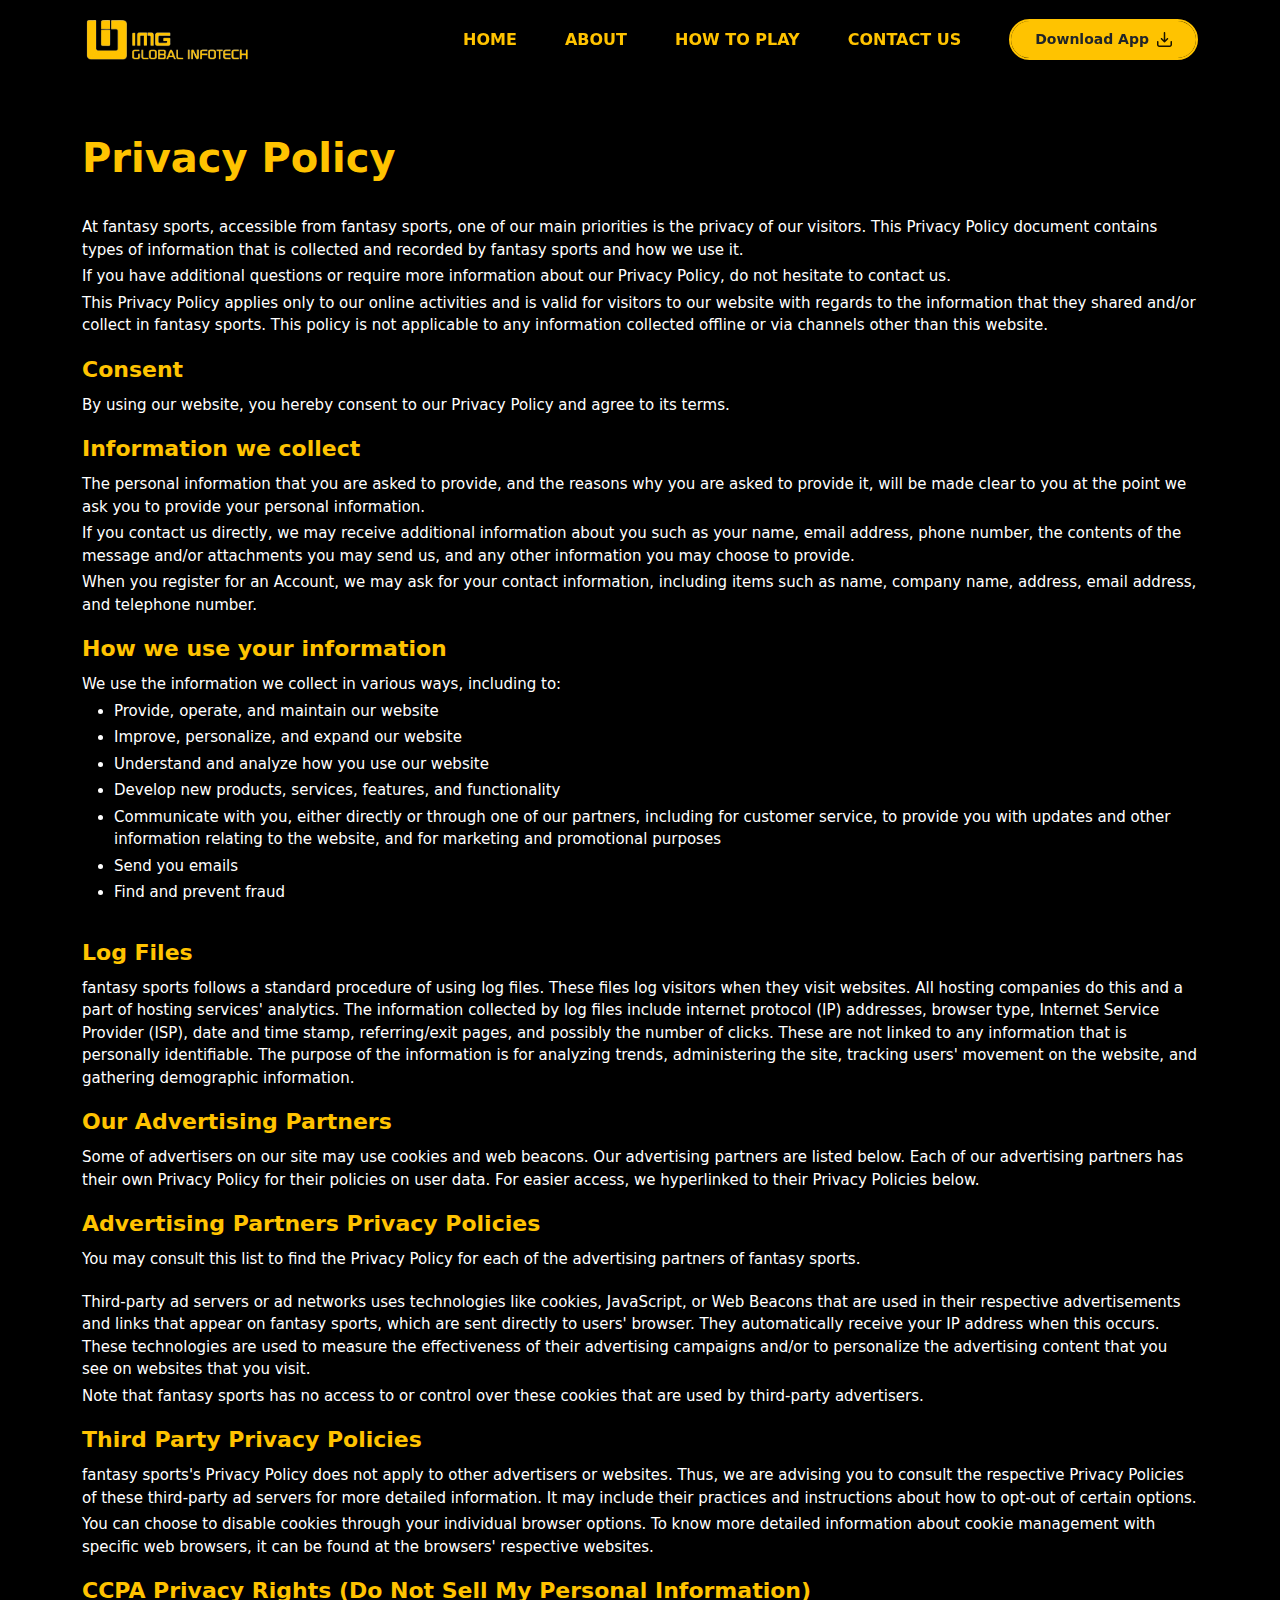
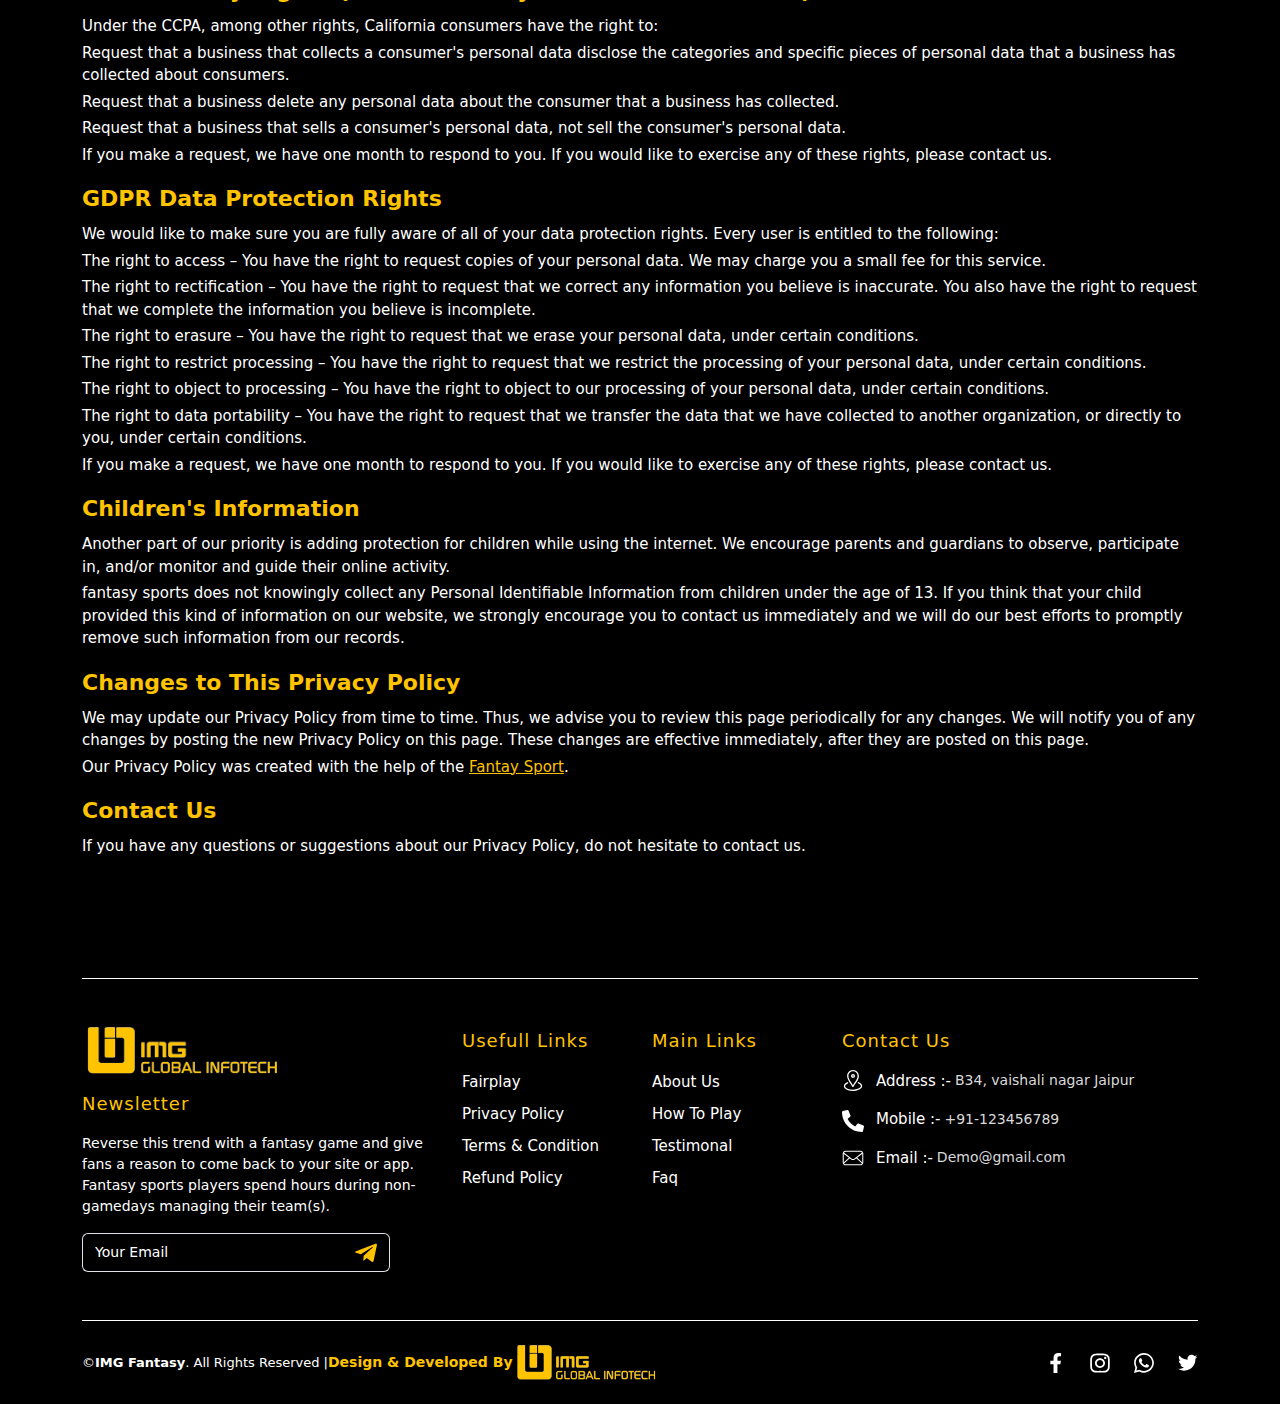
<file: privacy.html>
<!DOCTYPE html>
<html lang="en">
<head>
    <meta charset="UTF-8">
    <!-- Static Required meta tags (should be same on every page) -->
    <meta http-equiv="content-type" content="text/html; charset=utf-8">
    <meta name="viewport" content="width=device-width, initial-scale=1, maximum-scale=1, user-scalable=0, shrink-to-fit=no">
    <meta name="theme-color" content="#1a73e9">
    <meta http-equiv='X-UA-Compatible' content='IE=edge'>

    <meta name="web-author" content="web-author-name">
    <meta name="googlebot" content="all">
    <meta name="revisit-after" content="3 days">
    <meta name="copyright" content="Site Name">
    <meta name="language" content="English">
    <meta name="reply-to" content="info@imgglobalinfotech.com">
    <meta name="distribution" content="Global">
    <meta name="rating" content="General">

    <!-- Twitter Meta -->
    <meta name="twitter:site" content="@miradontsoa">
    <meta name="twitter:creator" content="@miradontsoa">
    <meta name="twitter:card" content="summary">

    <!-- Facebook Meta -->
    <meta property="fb:app_id" content="0">

    <meta property="og:type" content="website">
    <meta property="og:image:type" content="image/jpg">
    <meta property="og:image:width" content="1200">
    <meta property="og:image:height" content="630">

    <!-- Dynamic Meta Tags (Should change for every page) -->

    <title>Fantasy</title>

        <!-- Required meta tags -->
    <meta name="title" content="Title here">
    <meta name="discrption" content="Discrption here">
    <meta name="keyword" content="Keyword here">

    <!-- Twitter Meta -->
    <meta name="twitter:title" content="Title here">
    <meta name="twitter:description" content="Discrption here">
    <meta name="twitter:image" content="assets/img/logo.png">

    <!-- Facebook Meta -->
    <meta property="og:url" content="">
    <meta property="og:title" content="Title here">
    <meta property="og:description" content="Discrption here">
    <meta property="og:image" content="assets/img/logo.png">
    <meta property="og:image:secure_url" content="assets/img/logo.png">
    <meta name="classification" content="Title here">
    <!-- slider -->
    <script src="assets/libs/slider/js/jquery.min.js"></script>
    <!-- favicon -->
    <link rel="shortcut icon" type="image/x-icon" href="assets/img/logo.png">
    <link rel="icon" type="image/x-icon" href="assets/img/Navbar/img.png">
    <!-- Bootstrap Css -->
    <link rel="stylesheet" href="assets/css/bootstrap.min.css">
    <!-- Custom Css -->
    <link rel="stylesheet" href="assets/css/style.min.css">
    <!-- slider -->
    <link rel="stylesheet" href="assets/libs/slider/css/owl.carousel.min.css">
    <!-- swiper slider -->
    <link rel="stylesheet" href="assets/libs/swiper/css/swiper-bundle.min.css">
</head>
<body class="bg-black">
<!-- navbar start -->
<nav class="navbar navbar-expand-md container-fluid sticky-top" aria-label="Offcanvas navbar large" id="navbar">
    <div class="container">
      <a class="navbar-brand" href="index.html"><img src="assets/img/Navbar/footerlogo.png" alt="logo" class="nav-logo img-fluid h-100 w-100"></a>
     
      <div class="offcanvas offcanvas-start bg-black nav-offcanvas" tabindex="-1" id="offcanvasNavbar2" aria-labelledby="offcanvasNavbar3Label">
        <div class="offcanvas-header bg-theme1">
          <div class="offcanvas-logo"><img src="assets/img/Navbar/logo.png" alt="logo" class="w-100 h-100 img-fluid"></div>
          <button type="button" class="btn-close btn-close-white shadow-none" data-bs-dismiss="offcanvas" aria-label="Close"></button>
        </div>
        <div class="offcanvas-body">
          <ul class="navbar-nav justify-content-end flex-grow-1 gap-lg-5 gap-md-4 gap-3 align-items-md-center align-items-start">
            <li class="nav-item">
              <a class="nav-link p-0 position-relative fw-semibold" href="#">HOME</a>
            </li>
            <li class="nav-item">
              <a class="nav-link p-0 position-relative fw-semibold" href="#about">ABOUT</a>
            </li>
           <li class="nav-item">
              <a class="nav-link p-0 position-relative fw-semibold" href="#howplay">HOW TO PLAY</a>
            </li>
            <li class="nav-item">
              <a class="nav-link p-0 position-relative fw-semibold" href="#contact">CONTACT US</a>
            </li>
            <li class="nav-btn nav-item">
              <a href="javascript:;" class="btn custom-btn rounded-0 fw-semibold py-2 px-4 position-relative overflow-hidden rounded-5 z-1 d-flex align-items-center" type="submit"><span class="">Download App</span><span class="person z-3 d-inline-flex ms-2"><img src="assets/img/Index/downloadIcon.svg" alt="download" class="w-100 h-100 img-fluid person-img"></span></a>
            </li>
          </ul>
        </div>
      </div>
      <button class="navbar-toggler nav-menubtn shadow-none border-0" type="button" data-bs-toggle="offcanvas" data-bs-target="#offcanvasNavbar2" aria-controls="offcanvasNavbar2" aria-label="Toggle navigation">
        <span class="menu-icon d-inline-flex"><img src="assets/img/Navbar/menuIcon.svg" alt="menu-bar" class="img-fluid w-100 h-100"></span>
      </button>
    </div>
</nav>
<!-- navbar end -->

<!-- Privacy policy section start -->
<div class="container-fluid privacypolicy py-md-5 py-4">
    <div class="container">
        <div class="row">
            <div class="col-12 privacy-heading fw-bold pb-md-4 pb-3">Privacy Policy</div>
            <div class="col-12 privacy-title pt-1">At fantasy sports, accessible from fantasy sports, one of our main priorities is the privacy of our visitors. This Privacy Policy document contains types of information that is collected and recorded by fantasy sports and how we use it.</div>
            <div class="col-12 privacy-title pt-1">If you have additional questions or require more information about our Privacy Policy, do not hesitate to contact us.</div>
            <div class="col-12 privacy-title pt-1">This Privacy Policy applies only to our online activities and is valid for visitors to our website with regards to the information that they shared and/or collect in fantasy sports. This policy is not applicable to any information collected offline or via channels other than this website.</div>
            <div class="col-12 privacy-subheading pt-md-3 pt-2 pb-1 fw-semibold">Consent</div>
            <div class="col-12 privacy-title pt-1">By using our website, you hereby consent to our Privacy Policy and agree to its terms.</div>
            <div class="col-12 privacy-subheading pt-md-3 pt-2 pb-1 fw-semibold">Information we collect</div>
            <div class="col-12 privacy-title pt-1">The personal information that you are asked to provide, and the reasons why you are asked to provide it, will be made clear to you at the point we ask you to provide your personal information.</div>
            <div class="col-12 privacy-title pt-1">If you contact us directly, we may receive additional information about you such as your name, email address, phone number, the contents of the message and/or attachments you may send us, and any other information you may choose to provide.</div>
            <div class="col-12 privacy-title pt-1">When you register for an Account, we may ask for your contact information, including items such as name, company name, address, email address, and telephone number.</div>
            <div class="col-12 privacy-subheading pt-md-3 pt-2 pb-1 fw-semibold">How we use your information</div>
            <div class="col-12 privacy-title pt-1">We use the information we collect in various ways, including to:</div>
            <div class="col-12">  
               <ul>
               <li class="privacy-title pt-1">Provide, operate, and maintain our website</li>
               <li class="privacy-title pt-1">Improve, personalize, and expand our website</li>
               <li class="privacy-title pt-1">Understand and analyze how you use our website</li>
               <li class="privacy-title pt-1">Develop new products, services, features, and functionality</li>
               <li class="privacy-title pt-1">Communicate with you, either directly or through one of our partners, including for customer service, to provide you with updates and other information relating to the website, and for marketing and promotional purposes</li>
               <li class="privacy-title pt-1">Send you emails</li>
               <li class="privacy-title pt-1">Find and prevent fraud</li>
               </ul>
            </div>
            <div class="col-12 privacy-subheading pt-md-3 pt-2 pb-1 fw-semibold">Log Files</div>
            <div class="col-12 privacy-title pt-1">fantasy sports follows a standard procedure of using log files. These files log visitors when they visit websites. All hosting companies do this and a part of hosting services' analytics. The information collected by log files include internet protocol (IP) addresses, browser type, Internet Service Provider (ISP), date and time stamp, referring/exit pages, and possibly the number of clicks. These are not linked to any information that is personally identifiable. The purpose of the information is for analyzing trends, administering the site, tracking users' movement on the website, and gathering demographic information.</div>
            <div class="col-12 privacy-subheading pt-md-3 pt-2 pb-1 fw-semibold">Our Advertising Partners</div>
            <div class="col-12 privacy-title pt-1">Some of advertisers on our site may use cookies and web beacons. Our advertising partners are listed below. Each of our advertising partners has their own Privacy Policy for their policies on user data. For easier access, we hyperlinked to their Privacy Policies below.</div>
            <div class="col-12 privacy-subheading pt-md-3 pt-2 pb-1 fw-semibold">Advertising Partners Privacy Policies</div>
            <div class="col-12 privacy-title pt-1">You may consult this list to find the Privacy Policy for each of the advertising partners of fantasy sports.</p>
            <div class="col-12 privacy-title pt-1">Third-party ad servers or ad networks uses technologies like cookies, JavaScript, or Web Beacons that are used in their respective advertisements and links that appear on fantasy sports, which are sent directly to users' browser. They automatically receive your IP address when this occurs. These technologies are used to measure the effectiveness of their advertising campaigns and/or to personalize the advertising content that you see on websites that you visit.</div>
            <div class="col-12 privacy-title pt-1">Note that fantasy sports has no access to or control over these cookies that are used by third-party advertisers.</div>
            <div class="col-12 privacy-subheading pt-md-3 pt-2 pb-1 fw-semibold">Third Party Privacy Policies</div>
            <div class="col-12 privacy-title pt-1">fantasy sports's Privacy Policy does not apply to other advertisers or websites. Thus, we are advising you to consult the respective Privacy Policies of these third-party ad servers for more detailed information. It may include their practices and instructions about how to opt-out of certain options. </div>
            <div class="col-12 privacy-title pt-1">You can choose to disable cookies through your individual browser options. To know more detailed information about cookie management with specific web browsers, it can be found at the browsers' respective websites.</div>
            <div class="col-12 privacy-subheading pt-md-3 pt-2 pb-1 fw-semibold">CCPA Privacy Rights (Do Not Sell My Personal Information)</div>
            <div class="col-12 privacy-title pt-1">Under the CCPA, among other rights, California consumers have the right to:</div>
            <div class="col-12 privacy-title pt-1">Request that a business that collects a consumer's personal data disclose the categories and specific pieces of personal data that a business has collected about consumers.</div>
            <div class="col-12 privacy-title pt-1">Request that a business delete any personal data about the consumer that a business has collected.</div>
            <div class="col-12 privacy-title pt-1">Request that a business that sells a consumer's personal data, not sell the consumer's personal data.</div>
            <div class="col-12 privacy-title pt-1">If you make a request, we have one month to respond to you. If you would like to exercise any of these rights, please contact us.</div>
            <div class="col-12 privacy-subheading pt-md-3 pt-2 pb-1 fw-semibold">GDPR Data Protection Rights</div>
            <div class="col-12 privacy-title pt-1">We would like to make sure you are fully aware of all of your data protection rights. Every user is entitled to the following:</div>
            <div class="col-12 privacy-title pt-1">The right to access – You have the right to request copies of your personal data. We may charge you a small fee for this service.</div>
            <div class="col-12 privacy-title pt-1">The right to rectification – You have the right to request that we correct any information you believe is inaccurate. You also have the right to request that we complete the information you believe is incomplete.</div>
            <div class="col-12 privacy-title pt-1">The right to erasure – You have the right to request that we erase your personal data, under certain conditions.</div>
            <div class="col-12 privacy-title pt-1">The right to restrict processing – You have the right to request that we restrict the processing of your personal data, under certain conditions.</div>
            <div class="col-12 privacy-title pt-1">The right to object to processing – You have the right to object to our processing of your personal data, under certain conditions.</div>
            <div class="col-12 privacy-title pt-1">The right to data portability – You have the right to request that we transfer the data that we have collected to another organization, or directly to you, under certain conditions.</div>
            <div class="col-12 privacy-title pt-1">If you make a request, we have one month to respond to you. If you would like to exercise any of these rights, please contact us.</div>
            <div class="col-12 privacy-subheading pt-md-3 pt-2 pb-1 fw-semibold">Children's Information</div>
            <div class="col-12 privacy-title pt-1">Another part of our priority is adding protection for children while using the internet. We encourage parents and guardians to observe, participate in, and/or monitor and guide their online activity.</div>
            <div class="col-12 privacy-title pt-1">fantasy sports does not knowingly collect any Personal Identifiable Information from children under the age of 13. If you think that your child provided this kind of information on our website, we strongly encourage you to contact us immediately and we will do our best efforts to promptly remove such information from our records.</div>
            <div class="col-12 privacy-subheading pt-md-3 pt-2 pb-1 fw-semibold">Changes to This Privacy Policy</div>
            <div class="col-12 privacy-title pt-1">We may update our Privacy Policy from time to time. Thus, we advise you to review this page periodically for any changes. We will notify you of any changes by posting the new Privacy Policy on this page. These changes are effective immediately, after they are posted on this page.</div>
            <div class="col-12 privacy-title pt-1">Our Privacy Policy was created with the help of the <a href="#javascript" class="privacy-title text-theme1 fw-medium">Fantay Sport</a>.</div>
            <div class="col-12 privacy-subheading pt-md-3 pt-2 pb-1 fw-semibold">Contact Us</div>
            <div class="col-12 privacy-title pt-1">If you have any questions or suggestions about our Privacy Policy, do not hesitate to contact us.</div>
        </div>
    </div>
</div>
</div>
<!-- Privacy policy section end -->

<!-- footer start -->
<div class="container-fluid footer pt-5" id="contact">
  <div class="container">
    <div class="row mx-0">
      <div class="col-12 border-bottom border-1 border-white pb-sm-4 pb-3"></div>
      <div class="col-12 px-0 py-md-5 py-4 border-bottom border-1 border-white">
      <div class="row gy-4">
        <div class="col-lg-4 col-sm-6 col-12">
          <div class="footer-logo pb-sm-3 pb-2"><img src="assets/img/Footer/footerlogo.png" alt="logo" class="h-100 w-100 img-fluid"></div>
          <div class="footer-subheading fw-medium">Newsletter</div>
          <!-- <div class="row mx-0">
            <div class="col-12 px-0 "><div class="footer-logo mx-auto"><img src="assets/img/Footer/footerlogo.png" alt="logo" class="w-100 h-100 img-fluid"></div></div>
            <div class="col-12 px-0 py-3">
              <div class="input-group ">
                <input type="text" id="subscribe" class="form-control shadow-none py-2 border-end-0 bg-transparent text-white" placeholder="Recipient's username" aria-label="Recipient's username" aria-describedby="basic-addon2">
                <label for="subscribe" class="input-group-text bg-transparent border-start-0" id="basic-addon2"><img src="assets/img/Footer/subscribe.svg" alt="subscribe"></label>
              </div>
            </div>
          </div> -->
          <div class="subscibe-title fw-medium py-sm-3 py-2"> Reverse this trend with a fantasy game and give fans a reason to come back to your site or app. Fantasy sports players spend hours during non-gamedays managing their team(s). </div>
          <!-- <div class="subscibe-title fw-semibold pb-sm-3 pb-2">Connect With Us</div> -->
          <div class="input-group pe-lg-5  subscribe-main">
            <input type="text" id="subscribe" class="form-control subscibe-input shadow-none py-2 border-end-0 bg-transparent" placeholder="Your Email" aria-label="Recipient's username" aria-describedby="basic-addon2">
            <a href="Javascript:;" role="submit" class="input-group-text bg-transparent border-start-0 " id="basic-addon2"><img src="assets/img/Footer/subscribe.svg" alt="subscribe"></a>
          </div>
        </div>
        <div class="col-lg-2 col-sm-6 col-6">
          <div class="footer-subheading fw-medium pb-sm-3 pb-2">Usefull Links</div>
          <ul class="list-unstyled d-flex flex-column gap-2">
            <li><a href="fairplay.html" class="text-decoration-none main-link position-relative d-inline-block fw-medium">Fairplay</a></li>
            <li><a href="privacy.html" class="text-decoration-none main-link position-relative d-inline-block fw-medium">Privacy Policy</a></li>
            <li><a href="terms.html" class="text-decoration-none main-link position-relative d-inline-block fw-medium">Terms & Condition</a></li>
            <li><a href="refund.html" class="text-decoration-none main-link position-relative d-inline-block fw-medium">Refund Policy</a></li>
          </ul>
          <!-- <ul class="social-media list-unstyled d-flex gap-2">
            <li class="position-relative">
              <a href="javascript:;" class="d-flex justify-content-center align-items-center rounded-1 social-link"><img src="assets/img/Footer/facebook.svg" alt="Facebook" class="social-img h-100 w-100"></a>
            </li>
            <li class="position-relative">
              <a href="javascript:;" class="d-flex justify-content-center align-items-center rounded-1 social-link"><img src="assets/img/Footer/instagram.svg" alt="Instagram" class="social-img h-100 w-100"></a>
            </li>
            <li class="position-relative">
              <a href="javascript:;" class="d-flex justify-content-center align-items-center rounded-1 social-link"><img src="assets/img/Footer/twittter.svg" alt="Twitter" class="social-img h-100 w-100"></a>
            </li>
            
             <li class="position-relative">
              <a href="javascript:;" class="d-flex justify-content-center align-items-center rounded-1 social-link"><img src="assets/img/Footer/whatsapp.svg" alt="Whatsapp" class="social-img h-100 w-100"></a>
            </li> 
          </ul> -->
        </div>
        <div class="col-lg-2 col-6">
          <div class="footer-subheading fw-medium pb-sm-3 pb-2">Main Links</div>
          <ul class="list-unstyled d-flex flex-column gap-2">
            <li><a href="Javascript:;" class="text-decoration-none main-link position-relative d-inline-block fw-medium">About Us</a></li>
            <li><a href="Javascript:;" class="text-decoration-none main-link position-relative d-inline-block fw-medium">How To Play</a></li>
            <li><a href="Javascript:;" class="text-decoration-none main-link position-relative d-inline-block fw-medium">Testimonal</a></li>
            <li><a href="Javascript:;" class="text-decoration-none main-link position-relative d-inline-block fw-medium">Faq</a></li>
          </ul>
        </div>
        <div class="col-lg-4 col-sm-6 col-12">
          <div class="footer-subheading fw-medium pb-sm-3 pb-2">Contact Us</div>
          <div class="row mx-0 align-items-start">
            <div class="col-auto px-0"><div class="footer-icon mt-md-0 mt-1 d-flex justify-content-center align-items-center"><img src="assets/img/Footer/address.svg" alt="Address" class="h-100 w-100 img-fluid"></div></div>
            <div class="col footer-data-main d-md-flex d-sm-block d-flex align-items-center gap-1">
              <div class="footer-data fw-medium">Address :-</div>
             <a href="javascript:;" class="text-decoration-none footer-detail">B34, vaishali nagar Jaipur</a>
            </div>
          </div>
          <div class="row mx-0 align-items-start py-3">
            <div class="col-auto px-0"><div class="footer-icon justify-content-center align-items-center"><img src="assets/img/Footer/call.svg" alt="Address" class="h-100 w-100 img-fluid"></div></div>
            <div class="col footer-data-main d-md-flex d-sm-block d-flex align-items-center gap-1">
              <div class="footer-data fw-medium">Mobile :-</div>
              <a href="tel:+9111111111" class="text-decoration-none footer-detail">+91-123456789</a>
            </div>
          </div>
          <div class="row mx-0 align-items-start">
            <div class="col-auto px-0"><div class="footer-icon mt-md-0 mt-1 d-flex justify-content-center align-items-center"><img src="assets/img/Footer/Email.svg" alt="Address" class="h-100 w-100 img-fluid"></div></div>
            <div class="col footer-data-main d-md-flex d-sm-block d-flex align-items-center gap-1">
              <div class="footer-data fw-medium">Email :-</div>
              <a href="mailto:demo@gmail.com" class="footer-detail text-decoration-none">Demo@gmail.com</a>
            </div>
          </div>
          
        </div>
      </div>
      </div>
  <div class="col-12 py-4 px-0" col-md-6>
    <div class="row align-items-center gy-sm-3 gy-2">
      <div class="col-md order-md-1 order-2 copyright-title d-sm-flex justify-content-md-start justify-content-center align-items-center text-md-start text-center">
        © <strong> IMG Fantasy</strong>. All Rights Reserved | <a href="javascript:;" class="text-decoration-none img text-theme1 d-flex mt-sm-0 mt-2 align-items-center fw-semibold justify-content-md-start justify-content-center">  Design & Developed By <span class="copyright-logo"><img src="assets/img/Navbar/footerlogo.png" alt="copyright" class="h-100 w-100 img-fluid" data-bs-toggle="tooltip" data-bs-placement="top" data-bs-title="IMG Global Infotech"></span></a></div>
      <div class="col-md-auto order-md-2 order-1">
       <ul class="social-media list-unstyled d-flex gap-4 justify-content-md-end justify-content-center m-0">
        <li><a href="javascript:;" class="d-flex justify-content-center align-items-center rounded-1 social-link"><img src="assets/img/Footer/facebook.svg" alt="Facebook" class="h-100 w-100 img-fluid"></a></li>
        <li><a href="javascript:;" class="d-flex justify-content-center align-items-center rounded-1 social-link"><img src="assets/img/Footer/instagram.svg" alt="Instagram" class="h-100 w-100 img-fluid"></a></li>
        <li><a href="javascript:;" class="d-flex justify-content-center align-items-center rounded-1 social-link"><img src="assets/img/Footer/whatsapp.svg" alt="Whatsapp" class="h-100 w-100 img-fluid"></a></li>
        <li><a href="javascript:;" class="d-flex justify-content-center align-items-center rounded-1 social-link"><img src="assets/img/Footer/twittter.svg" alt="Twitter" class="h-100 w-100 img-fluid"></a></li>
       </ul>
      </div>
    </div>
  </div>
  </div>
    </div>
</div>
<!-- footer end -->

  <!-- Bootstrap Js -->
  <script src="assets/libs/bootstrap/js/bootstrap.bundle.min.js"></script>
  <!-- slider -->
  <script src="assets/libs/slider/js/owl.carousel.min.js"></script>
  <!-- swiper slider -->
  <script src="assets/libs/swiper/js/swiper-bundle.min.js"></script>
  <!-- Custom Js -->
 <script src="assets/js/index.js"></script>
</body>
</html>
</file>
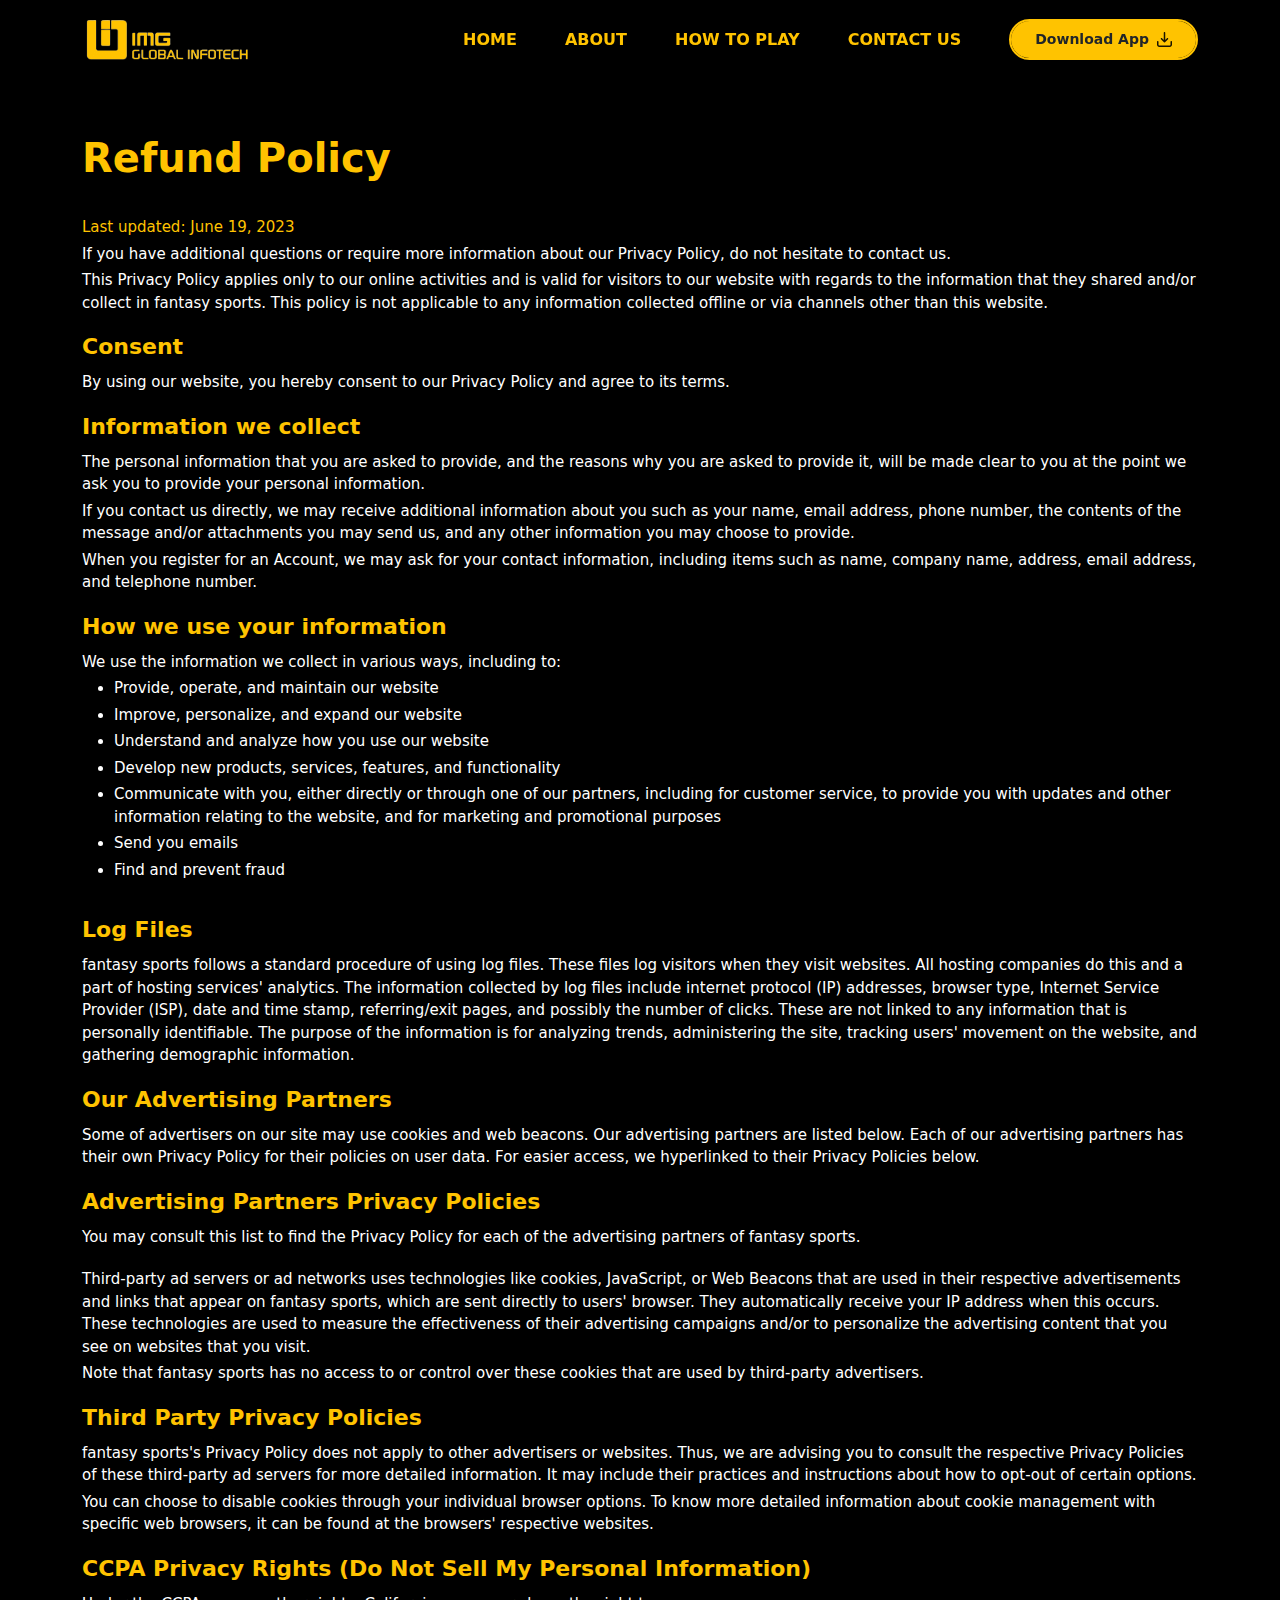
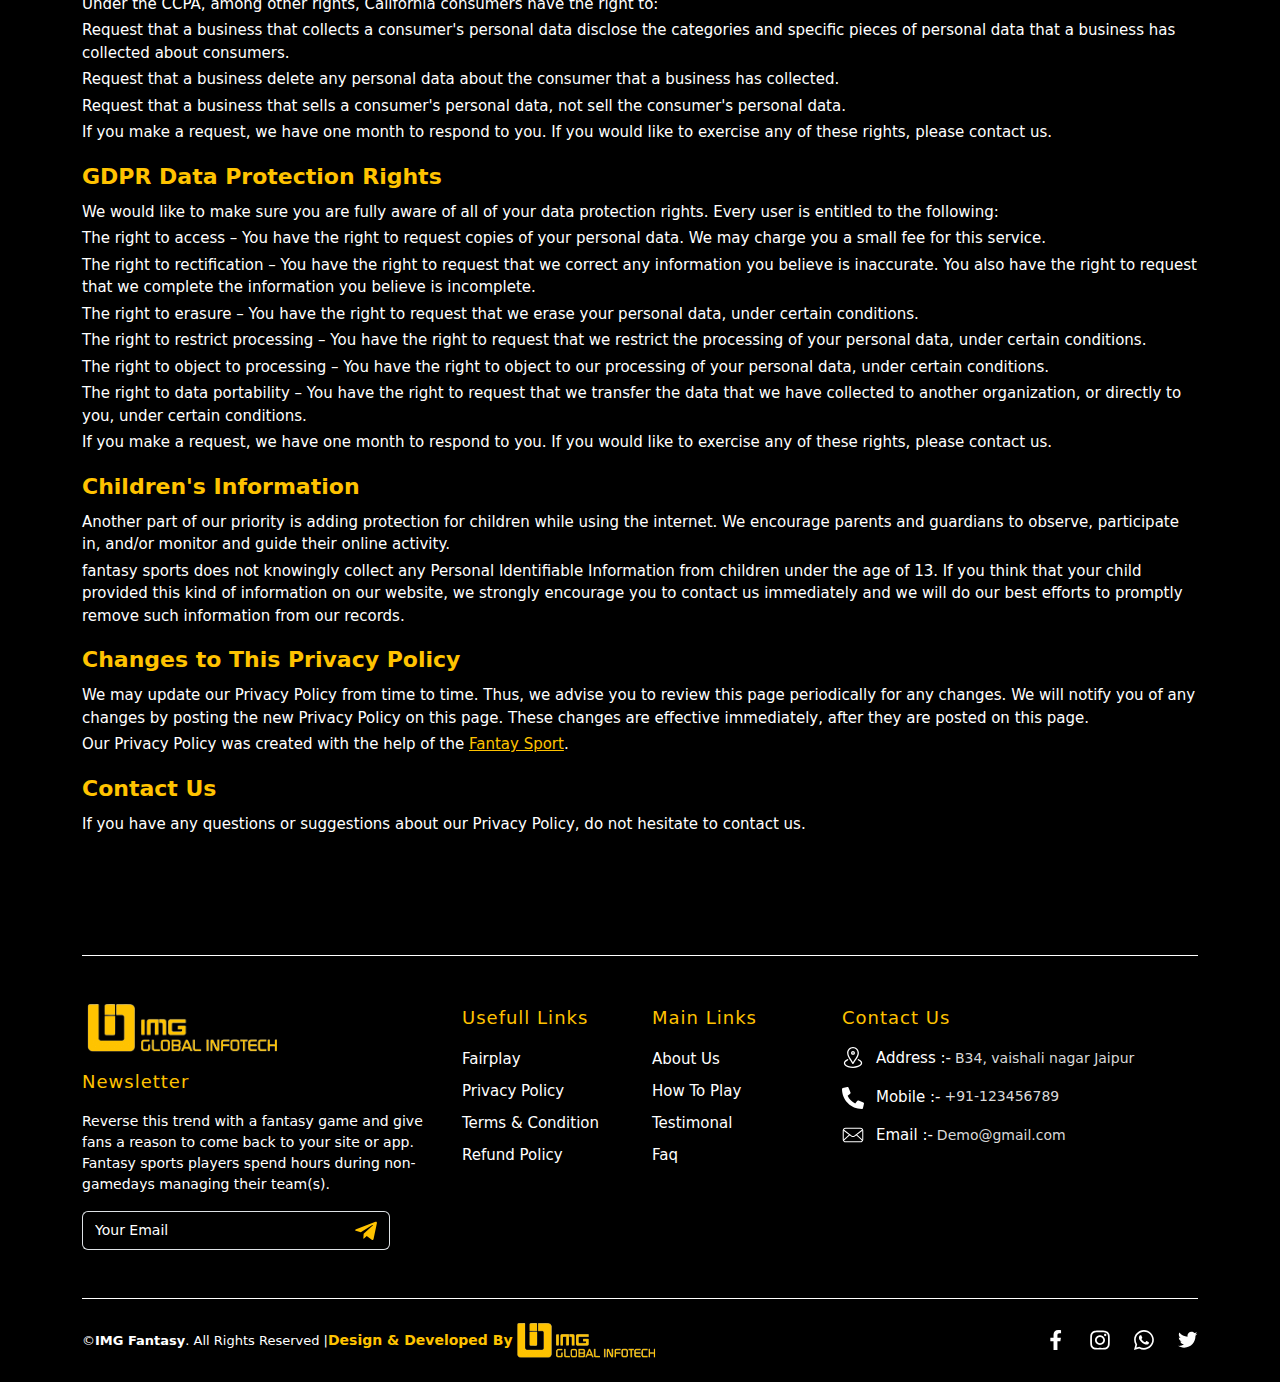
<file: refund.html>
<!DOCTYPE html>
<html lang="en">
<head>
    <meta charset="UTF-8">
    <!-- Static Required meta tags (should be same on every page) -->
    <meta http-equiv="content-type" content="text/html; charset=utf-8">
    <meta name="viewport" content="width=device-width, initial-scale=1, maximum-scale=1, user-scalable=0, shrink-to-fit=no">
    <meta name="theme-color" content="#1a73e9">
    <meta http-equiv='X-UA-Compatible' content='IE=edge'>

    <meta name="web-author" content="web-author-name">
    <meta name="googlebot" content="all">
    <meta name="revisit-after" content="3 days">
    <meta name="copyright" content="Site Name">
    <meta name="language" content="English">
    <meta name="reply-to" content="info@imgglobalinfotech.com">
    <meta name="distribution" content="Global">
    <meta name="rating" content="General">

    <!-- Twitter Meta -->
    <meta name="twitter:site" content="@miradontsoa">
    <meta name="twitter:creator" content="@miradontsoa">
    <meta name="twitter:card" content="summary">

    <!-- Facebook Meta -->
    <meta property="fb:app_id" content="0">

    <meta property="og:type" content="website">
    <meta property="og:image:type" content="image/jpg">
    <meta property="og:image:width" content="1200">
    <meta property="og:image:height" content="630">

    <!-- Dynamic Meta Tags (Should change for every page) -->

    <title>Fantasy</title>

        <!-- Required meta tags -->
    <meta name="title" content="Title here">
    <meta name="discrption" content="Discrption here">
    <meta name="keyword" content="Keyword here">

    <!-- Twitter Meta -->
    <meta name="twitter:title" content="Title here">
    <meta name="twitter:description" content="Discrption here">
    <meta name="twitter:image" content="assets/img/logo.png">

    <!-- Facebook Meta -->
    <meta property="og:url" content="">
    <meta property="og:title" content="Title here">
    <meta property="og:description" content="Discrption here">
    <meta property="og:image" content="assets/img/logo.png">
    <meta property="og:image:secure_url" content="assets/img/logo.png">
    <meta name="classification" content="Title here">
    <!-- slider -->
    <script src="assets/libs/slider/js/jquery.min.js"></script>
    <!-- favicon -->
    <link rel="shortcut icon" type="image/x-icon" href="assets/img/logo.png">
    <link rel="icon" type="image/x-icon" href="assets/img/Navbar/img.png">
    <!-- Bootstrap Css -->
    <link rel="stylesheet" href="assets/css/bootstrap.min.css">
    <!-- Custom Css -->
    <link rel="stylesheet" href="assets/css/style.min.css">
    <!-- slider -->
    <link rel="stylesheet" href="assets/libs/slider/css/owl.carousel.min.css">
    <!-- swiper slider -->
    <link rel="stylesheet" href="assets/libs/swiper/css/swiper-bundle.min.css">
</head>
<body class="bg-black">
<!-- navbar start -->
<nav class="navbar navbar-expand-md container-fluid sticky-top" aria-label="Offcanvas navbar large" id="navbar">
    <div class="container">
      <a class="navbar-brand" href="index.html"><img src="assets/img/Navbar/footerlogo.png" alt="logo" class="nav-logo img-fluid h-100 w-100"></a>
     
      <div class="offcanvas offcanvas-start bg-black nav-offcanvas" tabindex="-1" id="offcanvasNavbar2" aria-labelledby="offcanvasNavbar3Label">
        <div class="offcanvas-header bg-theme1">
          <div class="offcanvas-logo"><img src="assets/img/Navbar/logo.png" alt="logo" class="w-100 h-100 img-fluid"></div>
          <button type="button" class="btn-close btn-close-white shadow-none" data-bs-dismiss="offcanvas" aria-label="Close"></button>
        </div>
        <div class="offcanvas-body">
          <ul class="navbar-nav justify-content-end flex-grow-1 gap-lg-5 gap-md-4 gap-3 align-items-md-center align-items-start">
            <li class="nav-item">
              <a class="nav-link p-0 position-relative fw-semibold" href="#">HOME</a>
            </li>
            <li class="nav-item">
              <a class="nav-link p-0 position-relative fw-semibold" href="#about">ABOUT</a>
            </li>
           <li class="nav-item">
              <a class="nav-link p-0 position-relative fw-semibold" href="#howplay">HOW TO PLAY</a>
            </li>
            <li class="nav-item">
              <a class="nav-link p-0 position-relative fw-semibold" href="#contact">CONTACT US</a>
            </li>
            <li class="nav-btn nav-item">
              <a href="javascript:;" class="btn custom-btn rounded-0 fw-semibold py-2 px-4 position-relative overflow-hidden rounded-5 z-1 d-flex align-items-center" type="submit"><span class="">Download App</span><span class="person z-3 d-inline-flex ms-2"><img src="assets/img/Index/downloadIcon.svg" alt="download" class="w-100 h-100 img-fluid person-img"></span></a>
            </li>
          </ul>
        </div>
      </div>
      <button class="navbar-toggler nav-menubtn shadow-none border-0" type="button" data-bs-toggle="offcanvas" data-bs-target="#offcanvasNavbar2" aria-controls="offcanvasNavbar2" aria-label="Toggle navigation">
        <span class="menu-icon d-inline-flex"><img src="assets/img/Navbar/menuIcon.svg" alt="menu-bar" class="img-fluid w-100 h-100"></span>
      </button>
    </div>
</nav>
<!-- navbar end -->

<!-- Privacy policy section start -->
<div class="container-fluid privacypolicy py-md-5 py-4">
    <div class="container">
        <div class="row">
            <div class="col-12 privacy-heading fw-bold pb-md-4 pb-3">Refund Policy</div>
            <div class="col-12 privacy-title pt-1 text-theme1">Last updated: June 19, 2023</div>
            <div class="col-12 privacy-title pt-1">If you have additional questions or require more information about our Privacy Policy, do not hesitate to contact us.</div>
            <div class="col-12 privacy-title pt-1">This Privacy Policy applies only to our online activities and is valid for visitors to our website with regards to the information that they shared and/or collect in fantasy sports. This policy is not applicable to any information collected offline or via channels other than this website.</div>
            <div class="col-12 privacy-subheading pt-md-3 pt-2 pb-1 fw-semibold">Consent</div>
            <div class="col-12 privacy-title pt-1">By using our website, you hereby consent to our Privacy Policy and agree to its terms.</div>
            <div class="col-12 privacy-subheading pt-md-3 pt-2 pb-1 fw-semibold">Information we collect</div>
            <div class="col-12 privacy-title pt-1">The personal information that you are asked to provide, and the reasons why you are asked to provide it, will be made clear to you at the point we ask you to provide your personal information.</div>
            <div class="col-12 privacy-title pt-1">If you contact us directly, we may receive additional information about you such as your name, email address, phone number, the contents of the message and/or attachments you may send us, and any other information you may choose to provide.</div>
            <div class="col-12 privacy-title pt-1">When you register for an Account, we may ask for your contact information, including items such as name, company name, address, email address, and telephone number.</div>
            <div class="col-12 privacy-subheading pt-md-3 pt-2 pb-1 fw-semibold">How we use your information</div>
            <div class="col-12 privacy-title pt-1">We use the information we collect in various ways, including to:</div>
            <div class="col-12">  
               <ul>
               <li class="privacy-title pt-1">Provide, operate, and maintain our website</li>
               <li class="privacy-title pt-1">Improve, personalize, and expand our website</li>
               <li class="privacy-title pt-1">Understand and analyze how you use our website</li>
               <li class="privacy-title pt-1">Develop new products, services, features, and functionality</li>
               <li class="privacy-title pt-1">Communicate with you, either directly or through one of our partners, including for customer service, to provide you with updates and other information relating to the website, and for marketing and promotional purposes</li>
               <li class="privacy-title pt-1">Send you emails</li>
               <li class="privacy-title pt-1">Find and prevent fraud</li>
               </ul>
            </div>
            <div class="col-12 privacy-subheading pt-md-3 pt-2 pb-1 fw-semibold">Log Files</div>
            <div class="col-12 privacy-title pt-1">fantasy sports follows a standard procedure of using log files. These files log visitors when they visit websites. All hosting companies do this and a part of hosting services' analytics. The information collected by log files include internet protocol (IP) addresses, browser type, Internet Service Provider (ISP), date and time stamp, referring/exit pages, and possibly the number of clicks. These are not linked to any information that is personally identifiable. The purpose of the information is for analyzing trends, administering the site, tracking users' movement on the website, and gathering demographic information.</div>
            <div class="col-12 privacy-subheading pt-md-3 pt-2 pb-1 fw-semibold">Our Advertising Partners</div>
            <div class="col-12 privacy-title pt-1">Some of advertisers on our site may use cookies and web beacons. Our advertising partners are listed below. Each of our advertising partners has their own Privacy Policy for their policies on user data. For easier access, we hyperlinked to their Privacy Policies below.</div>
            <div class="col-12 privacy-subheading pt-md-3 pt-2 pb-1 fw-semibold">Advertising Partners Privacy Policies</div>
            <div class="col-12 privacy-title pt-1">You may consult this list to find the Privacy Policy for each of the advertising partners of fantasy sports.</p>
            <div class="col-12 privacy-title pt-1">Third-party ad servers or ad networks uses technologies like cookies, JavaScript, or Web Beacons that are used in their respective advertisements and links that appear on fantasy sports, which are sent directly to users' browser. They automatically receive your IP address when this occurs. These technologies are used to measure the effectiveness of their advertising campaigns and/or to personalize the advertising content that you see on websites that you visit.</div>
            <div class="col-12 privacy-title pt-1">Note that fantasy sports has no access to or control over these cookies that are used by third-party advertisers.</div>
            <div class="col-12 privacy-subheading pt-md-3 pt-2 pb-1 fw-semibold">Third Party Privacy Policies</div>
            <div class="col-12 privacy-title pt-1">fantasy sports's Privacy Policy does not apply to other advertisers or websites. Thus, we are advising you to consult the respective Privacy Policies of these third-party ad servers for more detailed information. It may include their practices and instructions about how to opt-out of certain options. </div>
            <div class="col-12 privacy-title pt-1">You can choose to disable cookies through your individual browser options. To know more detailed information about cookie management with specific web browsers, it can be found at the browsers' respective websites.</div>
            <div class="col-12 privacy-subheading pt-md-3 pt-2 pb-1 fw-semibold">CCPA Privacy Rights (Do Not Sell My Personal Information)</div>
            <div class="col-12 privacy-title pt-1">Under the CCPA, among other rights, California consumers have the right to:</div>
            <div class="col-12 privacy-title pt-1">Request that a business that collects a consumer's personal data disclose the categories and specific pieces of personal data that a business has collected about consumers.</div>
            <div class="col-12 privacy-title pt-1">Request that a business delete any personal data about the consumer that a business has collected.</div>
            <div class="col-12 privacy-title pt-1">Request that a business that sells a consumer's personal data, not sell the consumer's personal data.</div>
            <div class="col-12 privacy-title pt-1">If you make a request, we have one month to respond to you. If you would like to exercise any of these rights, please contact us.</div>
            <div class="col-12 privacy-subheading pt-md-3 pt-2 pb-1 fw-semibold">GDPR Data Protection Rights</div>
            <div class="col-12 privacy-title pt-1">We would like to make sure you are fully aware of all of your data protection rights. Every user is entitled to the following:</div>
            <div class="col-12 privacy-title pt-1">The right to access – You have the right to request copies of your personal data. We may charge you a small fee for this service.</div>
            <div class="col-12 privacy-title pt-1">The right to rectification – You have the right to request that we correct any information you believe is inaccurate. You also have the right to request that we complete the information you believe is incomplete.</div>
            <div class="col-12 privacy-title pt-1">The right to erasure – You have the right to request that we erase your personal data, under certain conditions.</div>
            <div class="col-12 privacy-title pt-1">The right to restrict processing – You have the right to request that we restrict the processing of your personal data, under certain conditions.</div>
            <div class="col-12 privacy-title pt-1">The right to object to processing – You have the right to object to our processing of your personal data, under certain conditions.</div>
            <div class="col-12 privacy-title pt-1">The right to data portability – You have the right to request that we transfer the data that we have collected to another organization, or directly to you, under certain conditions.</div>
            <div class="col-12 privacy-title pt-1">If you make a request, we have one month to respond to you. If you would like to exercise any of these rights, please contact us.</div>
            <div class="col-12 privacy-subheading pt-md-3 pt-2 pb-1 fw-semibold">Children's Information</div>
            <div class="col-12 privacy-title pt-1">Another part of our priority is adding protection for children while using the internet. We encourage parents and guardians to observe, participate in, and/or monitor and guide their online activity.</div>
            <div class="col-12 privacy-title pt-1">fantasy sports does not knowingly collect any Personal Identifiable Information from children under the age of 13. If you think that your child provided this kind of information on our website, we strongly encourage you to contact us immediately and we will do our best efforts to promptly remove such information from our records.</div>
            <div class="col-12 privacy-subheading pt-md-3 pt-2 pb-1 fw-semibold">Changes to This Privacy Policy</div>
            <div class="col-12 privacy-title pt-1">We may update our Privacy Policy from time to time. Thus, we advise you to review this page periodically for any changes. We will notify you of any changes by posting the new Privacy Policy on this page. These changes are effective immediately, after they are posted on this page.</div>
            <div class="col-12 privacy-title pt-1">Our Privacy Policy was created with the help of the <a href="#javascript" class="privacy-title text-theme1 fw-medium">Fantay Sport</a>.</div>
            <div class="col-12 privacy-subheading pt-md-3 pt-2 pb-1 fw-semibold">Contact Us</div>
            <div class="col-12 privacy-title pt-1">If you have any questions or suggestions about our Privacy Policy, do not hesitate to contact us.</div>
        </div>
    </div>
</div>
</div>
<!-- Privacy policy section end -->

<!-- footer start -->
<div class="container-fluid footer pt-5" id="contact">
  <div class="container">
    <div class="row mx-0">
      <div class="col-12 border-bottom border-1 border-white pb-sm-4 pb-3"></div>
      <div class="col-12 px-0 py-md-5 py-4 border-bottom border-1 border-white">
      <div class="row gy-4">
        <div class="col-lg-4 col-sm-6 col-12">
          <div class="footer-logo pb-sm-3 pb-2"><img src="assets/img/Footer/footerlogo.png" alt="logo" class="h-100 w-100 img-fluid"></div>
          <div class="footer-subheading fw-medium">Newsletter</div>
          <!-- <div class="row mx-0">
            <div class="col-12 px-0 "><div class="footer-logo mx-auto"><img src="assets/img/Footer/footerlogo.png" alt="logo" class="w-100 h-100 img-fluid"></div></div>
            <div class="col-12 px-0 py-3">
              <div class="input-group ">
                <input type="text" id="subscribe" class="form-control shadow-none py-2 border-end-0 bg-transparent text-white" placeholder="Recipient's username" aria-label="Recipient's username" aria-describedby="basic-addon2">
                <label for="subscribe" class="input-group-text bg-transparent border-start-0" id="basic-addon2"><img src="assets/img/Footer/subscribe.svg" alt="subscribe"></label>
              </div>
            </div>
          </div> -->
          <div class="subscibe-title fw-medium py-sm-3 py-2"> Reverse this trend with a fantasy game and give fans a reason to come back to your site or app. Fantasy sports players spend hours during non-gamedays managing their team(s). </div>
          <!-- <div class="subscibe-title fw-semibold pb-sm-3 pb-2">Connect With Us</div> -->
          <div class="input-group pe-lg-5  subscribe-main">
            <input type="text" id="subscribe" class="form-control subscibe-input shadow-none py-2 border-end-0 bg-transparent" placeholder="Your Email" aria-label="Recipient's username" aria-describedby="basic-addon2">
            <a href="Javascript:;" role="submit" class="input-group-text bg-transparent border-start-0 " id="basic-addon2"><img src="assets/img/Footer/subscribe.svg" alt="subscribe"></a>
          </div>
        </div>
        <div class="col-lg-2 col-sm-6 col-6">
          <div class="footer-subheading fw-medium pb-sm-3 pb-2">Usefull Links</div>
          <ul class="list-unstyled d-flex flex-column gap-2">
            <li><a href="fairplay.html" class="text-decoration-none main-link position-relative d-inline-block fw-medium">Fairplay</a></li>
            <li><a href="privacy.html" class="text-decoration-none main-link position-relative d-inline-block fw-medium">Privacy Policy</a></li>
            <li><a href="terms.html" class="text-decoration-none main-link position-relative d-inline-block fw-medium">Terms & Condition</a></li>
            <li><a href="refund.html" class="text-decoration-none main-link position-relative d-inline-block fw-medium">Refund Policy</a></li>
          </ul>
          <!-- <ul class="social-media list-unstyled d-flex gap-2">
            <li class="position-relative">
              <a href="javascript:;" class="d-flex justify-content-center align-items-center rounded-1 social-link"><img src="assets/img/Footer/facebook.svg" alt="Facebook" class="social-img h-100 w-100"></a>
            </li>
            <li class="position-relative">
              <a href="javascript:;" class="d-flex justify-content-center align-items-center rounded-1 social-link"><img src="assets/img/Footer/instagram.svg" alt="Instagram" class="social-img h-100 w-100"></a>
            </li>
            <li class="position-relative">
              <a href="javascript:;" class="d-flex justify-content-center align-items-center rounded-1 social-link"><img src="assets/img/Footer/twittter.svg" alt="Twitter" class="social-img h-100 w-100"></a>
            </li>
            
             <li class="position-relative">
              <a href="javascript:;" class="d-flex justify-content-center align-items-center rounded-1 social-link"><img src="assets/img/Footer/whatsapp.svg" alt="Whatsapp" class="social-img h-100 w-100"></a>
            </li> 
          </ul> -->
        </div>
        <div class="col-lg-2 col-6">
          <div class="footer-subheading fw-medium pb-sm-3 pb-2">Main Links</div>
          <ul class="list-unstyled d-flex flex-column gap-2">
            <li><a href="Javascript:;" class="text-decoration-none main-link position-relative d-inline-block fw-medium">About Us</a></li>
            <li><a href="Javascript:;" class="text-decoration-none main-link position-relative d-inline-block fw-medium">How To Play</a></li>
            <li><a href="Javascript:;" class="text-decoration-none main-link position-relative d-inline-block fw-medium">Testimonal</a></li>
            <li><a href="Javascript:;" class="text-decoration-none main-link position-relative d-inline-block fw-medium">Faq</a></li>
          </ul>
        </div>
        <div class="col-lg-4 col-sm-6 col-12">
          <div class="footer-subheading fw-medium pb-sm-3 pb-2">Contact Us</div>
          <div class="row mx-0 align-items-start">
            <div class="col-auto px-0"><div class="footer-icon mt-md-0 mt-1 d-flex justify-content-center align-items-center"><img src="assets/img/Footer/address.svg" alt="Address" class="h-100 w-100 img-fluid"></div></div>
            <div class="col footer-data-main d-md-flex d-sm-block d-flex align-items-center gap-1">
              <div class="footer-data fw-medium">Address :-</div>
             <a href="javascript:;" class="text-decoration-none footer-detail">B34, vaishali nagar Jaipur</a>
            </div>
          </div>
          <div class="row mx-0 align-items-start py-3">
            <div class="col-auto px-0"><div class="footer-icon justify-content-center align-items-center"><img src="assets/img/Footer/call.svg" alt="Address" class="h-100 w-100 img-fluid"></div></div>
            <div class="col footer-data-main d-md-flex d-sm-block d-flex align-items-center gap-1">
              <div class="footer-data fw-medium">Mobile :-</div>
              <a href="tel:+9111111111" class="text-decoration-none footer-detail">+91-123456789</a>
            </div>
          </div>
          <div class="row mx-0 align-items-start">
            <div class="col-auto px-0"><div class="footer-icon mt-md-0 mt-1 d-flex justify-content-center align-items-center"><img src="assets/img/Footer/Email.svg" alt="Address" class="h-100 w-100 img-fluid"></div></div>
            <div class="col footer-data-main d-md-flex d-sm-block d-flex align-items-center gap-1">
              <div class="footer-data fw-medium">Email :-</div>
              <a href="mailto:demo@gmail.com" class="footer-detail text-decoration-none">Demo@gmail.com</a>
            </div>
          </div>
          
        </div>
      </div>
      </div>
  <div class="col-12 py-4 px-0" col-md-6>
    <div class="row align-items-center gy-sm-3 gy-2">
      <div class="col-md order-md-1 order-2 copyright-title d-sm-flex justify-content-md-start justify-content-center align-items-center text-md-start text-center">
        © <strong> IMG Fantasy</strong>. All Rights Reserved | <a href="javascript:;" class="text-decoration-none img text-theme1 d-flex mt-sm-0 mt-2 align-items-center fw-semibold justify-content-md-start justify-content-center">  Design & Developed By <span class="copyright-logo"><img src="assets/img/Navbar/footerlogo.png" alt="copyright" class="h-100 w-100 img-fluid" data-bs-toggle="tooltip" data-bs-placement="top" data-bs-title="IMG Global Infotech"></span></a></div>
      <div class="col-md-auto order-md-2 order-1">
       <ul class="social-media list-unstyled d-flex gap-4 justify-content-md-end justify-content-center m-0">
        <li><a href="javascript:;" class="d-flex justify-content-center align-items-center rounded-1 social-link"><img src="assets/img/Footer/facebook.svg" alt="Facebook" class="h-100 w-100 img-fluid"></a></li>
        <li><a href="javascript:;" class="d-flex justify-content-center align-items-center rounded-1 social-link"><img src="assets/img/Footer/instagram.svg" alt="Instagram" class="h-100 w-100 img-fluid"></a></li>
        <li><a href="javascript:;" class="d-flex justify-content-center align-items-center rounded-1 social-link"><img src="assets/img/Footer/whatsapp.svg" alt="Whatsapp" class="h-100 w-100 img-fluid"></a></li>
        <li><a href="javascript:;" class="d-flex justify-content-center align-items-center rounded-1 social-link"><img src="assets/img/Footer/twittter.svg" alt="Twitter" class="h-100 w-100 img-fluid"></a></li>
       </ul>
      </div>
    </div>
  </div>
  </div>
    </div>
</div>
<!-- footer end -->

  <!-- Bootstrap Js -->
  <script src="assets/libs/bootstrap/js/bootstrap.bundle.min.js"></script>
  <!-- slider -->
  <script src="assets/libs/slider/js/owl.carousel.min.js"></script>
  <!-- swiper slider -->
  <script src="assets/libs/swiper/js/swiper-bundle.min.js"></script>
  <!-- Custom Js -->
 <script src="assets/js/index.js"></script>
</body>
</html>
</file>
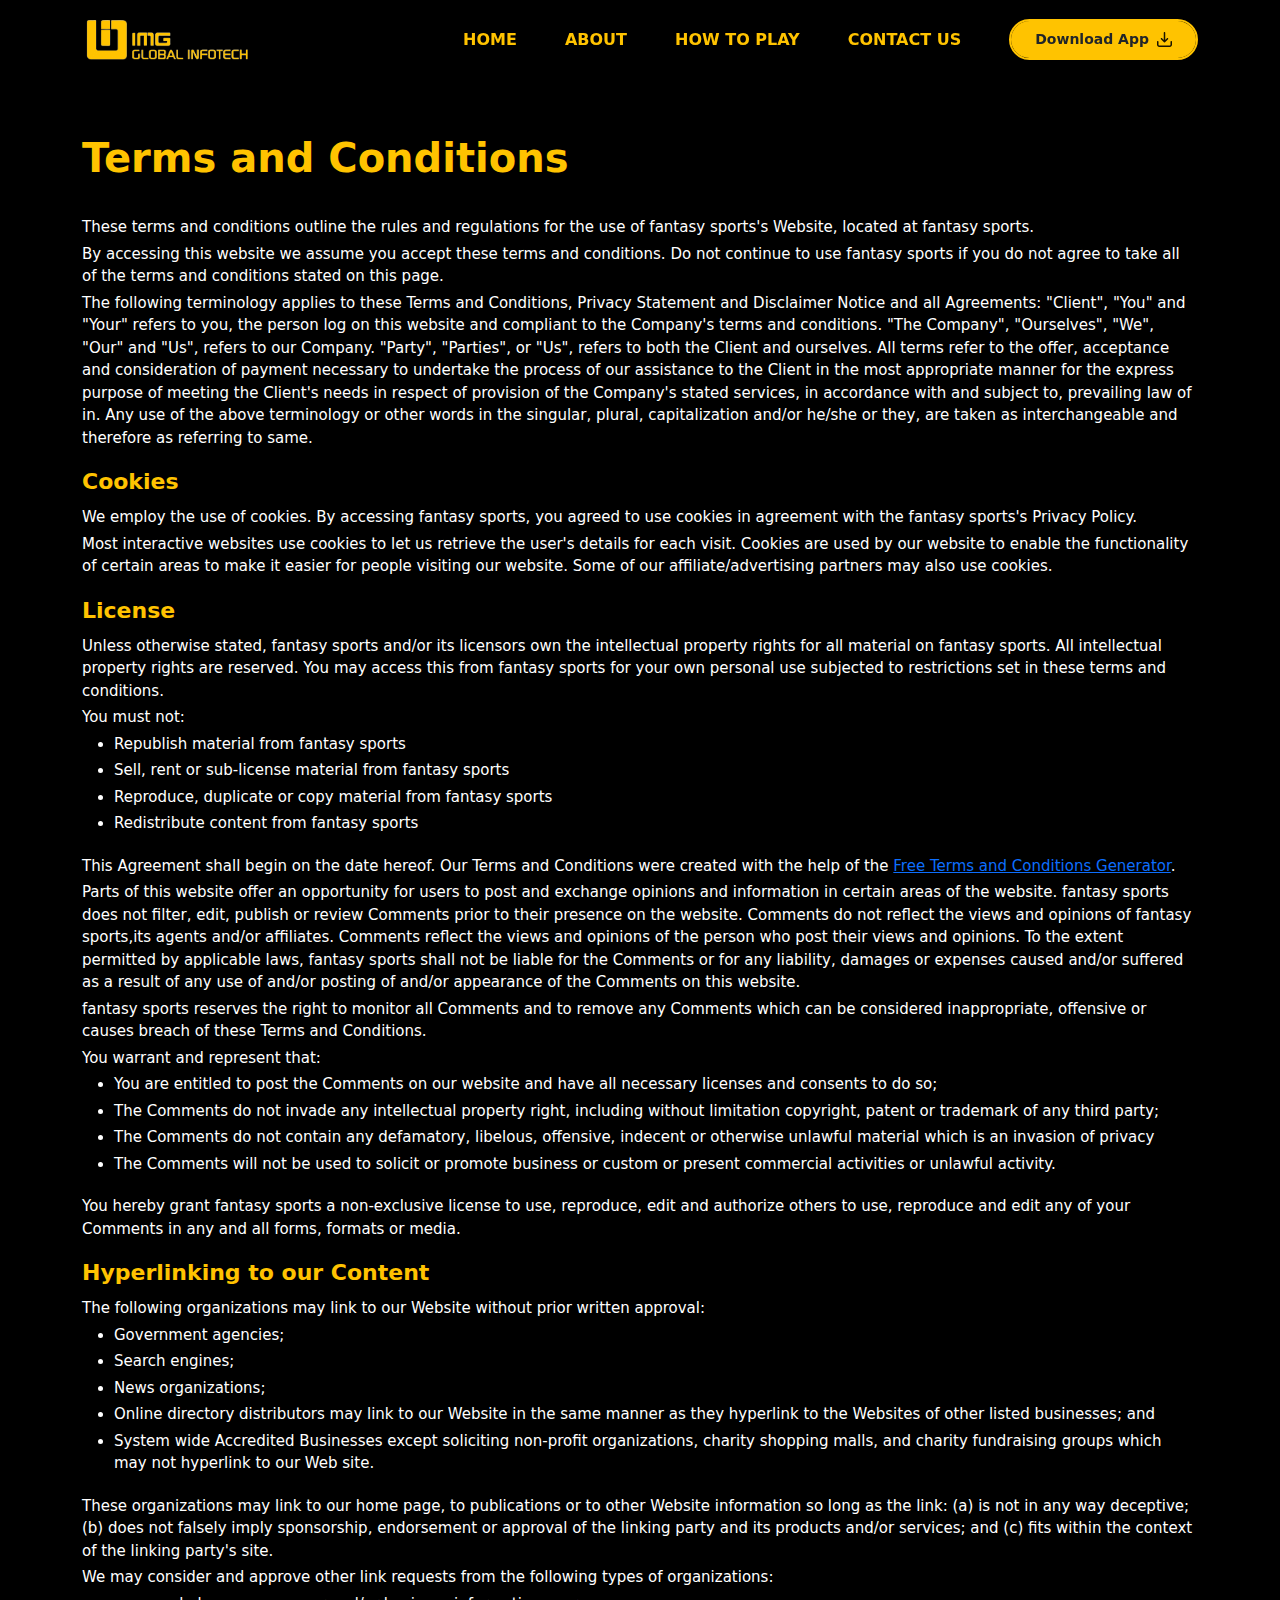
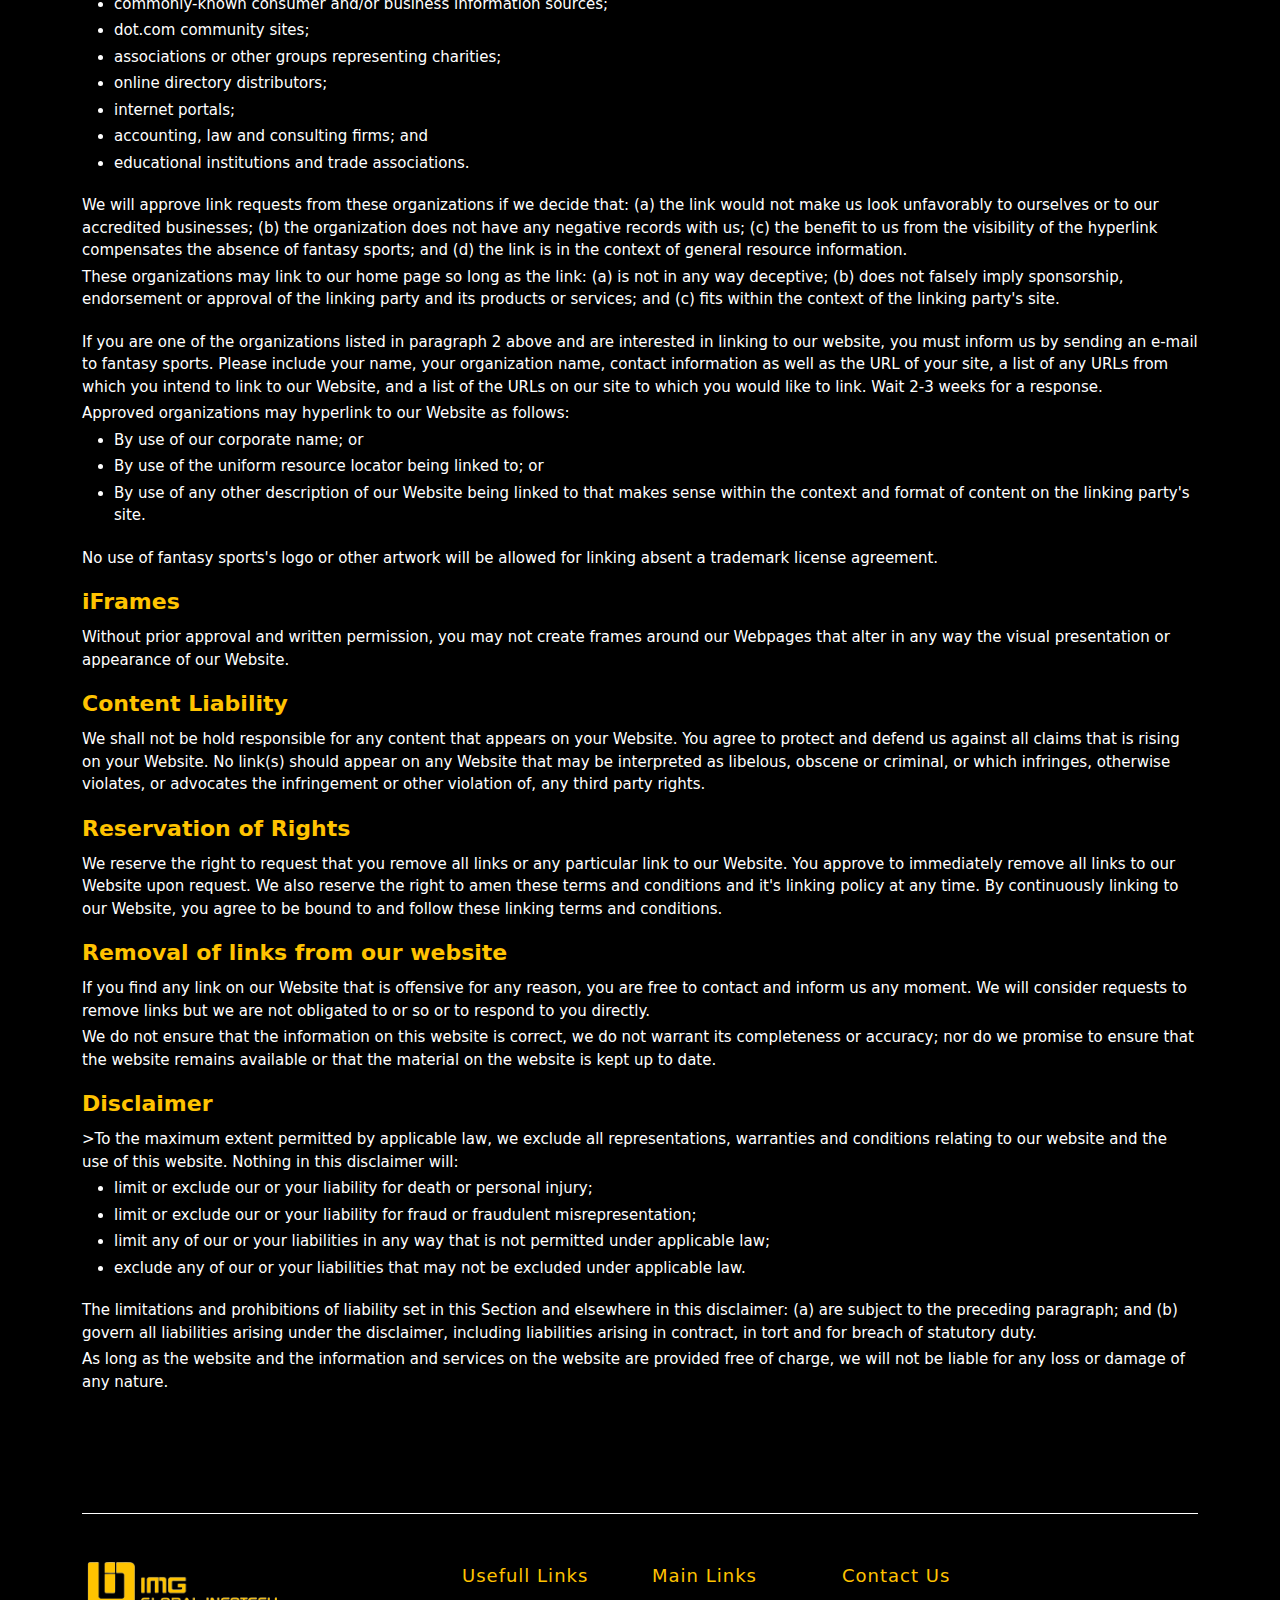
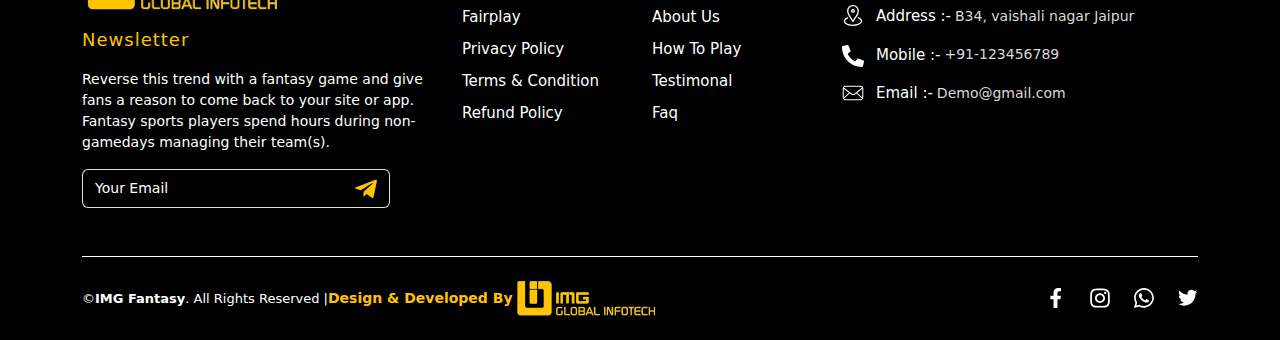
<file: terms.html>
<!DOCTYPE html>
<html lang="en">
<head>
    <meta charset="UTF-8">
    <!-- Static Required meta tags (should be same on every page) -->
    <meta http-equiv="content-type" content="text/html; charset=utf-8">
    <meta name="viewport" content="width=device-width, initial-scale=1, maximum-scale=1, user-scalable=0, shrink-to-fit=no">
    <meta name="theme-color" content="#1a73e9">
    <meta http-equiv='X-UA-Compatible' content='IE=edge'>

    <meta name="web-author" content="web-author-name">
    <meta name="googlebot" content="all">
    <meta name="revisit-after" content="3 days">
    <meta name="copyright" content="Site Name">
    <meta name="language" content="English">
    <meta name="reply-to" content="info@imgglobalinfotech.com">
    <meta name="distribution" content="Global">
    <meta name="rating" content="General">

    <!-- Twitter Meta -->
    <meta name="twitter:site" content="@miradontsoa">
    <meta name="twitter:creator" content="@miradontsoa">
    <meta name="twitter:card" content="summary">

    <!-- Facebook Meta -->
    <meta property="fb:app_id" content="0">

    <meta property="og:type" content="website">
    <meta property="og:image:type" content="image/jpg">
    <meta property="og:image:width" content="1200">
    <meta property="og:image:height" content="630">

    <!-- Dynamic Meta Tags (Should change for every page) -->

    <title>Fantasy</title>

        <!-- Required meta tags -->
    <meta name="title" content="Title here">
    <meta name="discrption" content="Discrption here">
    <meta name="keyword" content="Keyword here">

    <!-- Twitter Meta -->
    <meta name="twitter:title" content="Title here">
    <meta name="twitter:description" content="Discrption here">
    <meta name="twitter:image" content="assets/img/logo.png">

    <!-- Facebook Meta -->
    <meta property="og:url" content="">
    <meta property="og:title" content="Title here">
    <meta property="og:description" content="Discrption here">
    <meta property="og:image" content="assets/img/logo.png">
    <meta property="og:image:secure_url" content="assets/img/logo.png">
    <meta name="classification" content="Title here">
    <!-- slider -->
    <script src="assets/libs/slider/js/jquery.min.js"></script>
    <!-- favicon -->
    <link rel="shortcut icon" type="image/x-icon" href="assets/img/logo.png">
    <link rel="icon" type="image/x-icon" href="assets/img/Navbar/img.png">
    <!-- Bootstrap Css -->
    <link rel="stylesheet" href="assets/css/bootstrap.min.css">
    <!-- Custom Css -->
    <link rel="stylesheet" href="assets/css/style.min.css">
    <!-- slider -->
    <link rel="stylesheet" href="assets/libs/slider/css/owl.carousel.min.css">
    <!-- swiper slider -->
    <link rel="stylesheet" href="assets/libs/swiper/css/swiper-bundle.min.css">
</head>
<body class="bg-black">
<!-- navbar start -->
<nav class="navbar navbar-expand-md container-fluid sticky-top" aria-label="Offcanvas navbar large" id="navbar">
    <div class="container">
      <a class="navbar-brand" href="index.html"><img src="assets/img/Navbar/footerlogo.png" alt="logo" class="nav-logo img-fluid h-100 w-100"></a>
     
      <div class="offcanvas offcanvas-start bg-black nav-offcanvas" tabindex="-1" id="offcanvasNavbar2" aria-labelledby="offcanvasNavbar3Label">
        <div class="offcanvas-header bg-theme1">
          <div class="offcanvas-logo"><img src="assets/img/Navbar/logo.png" alt="logo" class="w-100 h-100 img-fluid"></div>
          <button type="button" class="btn-close btn-close-white shadow-none" data-bs-dismiss="offcanvas" aria-label="Close"></button>
        </div>
        <div class="offcanvas-body">
          <ul class="navbar-nav justify-content-end flex-grow-1 gap-lg-5 gap-md-4 gap-3 align-items-md-center align-items-start">
            <li class="nav-item">
              <a class="nav-link p-0 position-relative fw-semibold" href="#">HOME</a>
            </li>
            <li class="nav-item">
              <a class="nav-link p-0 position-relative fw-semibold" href="#about">ABOUT</a>
            </li>
           <li class="nav-item">
              <a class="nav-link p-0 position-relative fw-semibold" href="#howplay">HOW TO PLAY</a>
            </li>
            <li class="nav-item">
              <a class="nav-link p-0 position-relative fw-semibold" href="#contact">CONTACT US</a>
            </li>
            <li class="nav-btn nav-item">
              <a href="javascript:;" class="btn custom-btn rounded-0 fw-semibold py-2 px-4 position-relative overflow-hidden rounded-5 z-1 d-flex align-items-center" type="submit"><span class="">Download App</span><span class="person z-3 d-inline-flex ms-2"><img src="assets/img/Index/downloadIcon.svg" alt="download" class="w-100 h-100 img-fluid person-img"></span></a>
            </li>
          </ul>
        </div>
      </div>
      <button class="navbar-toggler nav-menubtn shadow-none border-0" type="button" data-bs-toggle="offcanvas" data-bs-target="#offcanvasNavbar2" aria-controls="offcanvasNavbar2" aria-label="Toggle navigation">
        <span class="menu-icon d-inline-flex"><img src="assets/img/Navbar/menuIcon.svg" alt="menu-bar" class="img-fluid w-100 h-100"></span>
      </button>
    </div>
</nav>
<!-- navbar end -->

<!-- Privacy policy section start -->
<div class="container-fluid privacypolicy py-md-5 py-4">
    <div class="container">
        <div class="row">
            <div class="col-12 privacy-heading fw-bold pb-md-4 pb-3">Terms and Conditions</div>
            <div class="col-12 privacy-title pt-1">These terms and conditions outline the rules and regulations for the use of fantasy sports's Website, located at fantasy sports.</div>
            <div class="col-12 privacy-title pt-1">By accessing this website we assume you accept these terms and conditions. Do not continue to use fantasy sports if you do not agree to take all of the terms and conditions stated on this page.</div>
            <div class="col-12 privacy-title pt-1">The following terminology applies to these Terms and Conditions, Privacy Statement and Disclaimer Notice and all Agreements: "Client", "You" and "Your" refers to you, the person log on this website and compliant to the Company's terms and conditions. "The Company", "Ourselves", "We", "Our" and "Us", refers to our Company. "Party", "Parties", or "Us", refers to both the Client and ourselves. All terms refer to the offer, acceptance and consideration of payment necessary to undertake the process of our assistance to the Client in the most appropriate manner for the express purpose of meeting the Client's needs in respect of provision of the Company's stated services, in accordance with and subject to, prevailing law of in. Any use of the above terminology or other words in the singular, plural, capitalization and/or he/she or they, are taken as interchangeable and therefore as referring to same.</div>
            <div class="col-12 privacy-subheading pt-md-3 pt-2 pb-1 fw-semibold">Cookies</div>
            <div class="col-12 privacy-title pt-1">We employ the use of cookies. By accessing fantasy sports, you agreed to use cookies in agreement with the fantasy sports's Privacy Policy.</div>
            <div class="col-12 privacy-title pt-1">Most interactive websites use cookies to let us retrieve the user's details for each visit. Cookies are used by our website to enable the functionality of certain areas to make it easier for people visiting our website. Some of our affiliate/advertising partners may also use cookies.</div>
            <div class="col-12 privacy-subheading pt-md-3 pt-2 pb-1 fw-semibold">License</div>
            <div class="col-12 privacy-title pt-1">Unless otherwise stated, fantasy sports and/or its licensors own the intellectual property rights for all material on fantasy sports. All intellectual property rights are reserved. You may access this from fantasy sports for your own personal use subjected to restrictions set in these terms and conditions.</div>
            <div class="col-12 privacy-title pt-1">You must not:</div>
            <div class="col-12">
                <ul>
                    <li class="privacy-title pt-1">Republish material from fantasy sports</li>
                    <li class="privacy-title pt-1">Sell, rent or sub-license material from fantasy sports</li>
                    <li class="privacy-title pt-1">Reproduce, duplicate or copy material from fantasy sports</li>
                    <li class="privacy-title pt-1">Redistribute content from fantasy sports</li>
                </ul>
            </div>
            <div class="col-12 privacy-title pt-1">This Agreement shall begin on the date hereof. Our Terms and Conditions were created with the help of the <a href="https://www.termsandconditionsgenerator.com/">Free Terms and Conditions Generator</a>.</div>
            <div class="col-12 privacy-title pt-1">Parts of this website offer an opportunity for users to post and exchange opinions and information in certain areas of the website. fantasy sports does not filter, edit, publish or review Comments prior to their presence on the website. Comments do not reflect the views and opinions of fantasy sports,its agents and/or affiliates. Comments reflect the views and opinions of the person who post their views and opinions. To the extent permitted by applicable laws, fantasy sports shall not be liable for the Comments or for any liability, damages or expenses caused and/or suffered as a result of any use of and/or posting of and/or appearance of the Comments on this website.</div>
            <div class="col-12 privacy-title pt-1">fantasy sports reserves the right to monitor all Comments and to remove any Comments which can be considered inappropriate, offensive or causes breach of these Terms and Conditions.</div>
            <div class="col-12 privacy-title pt-1">You warrant and represent that:</div>
            <div class="col-12">  
               <ul>
               <li class="privacy-title pt-1">You are entitled to post the Comments on our website and have all necessary licenses and consents to do so;</li>
               <li class="privacy-title pt-1">The Comments do not invade any intellectual property right, including without limitation copyright, patent or trademark of any third party;</li>
               <li class="privacy-title pt-1">The Comments do not contain any defamatory, libelous, offensive, indecent or otherwise unlawful material which is an invasion of privacy</li>
               <li class="privacy-title pt-1">The Comments will not be used to solicit or promote business or custom or present commercial activities or unlawful activity.</li>
               </ul>
            </div>
            <div class="col-12 privacy-title pt-1">You hereby grant fantasy sports a non-exclusive license to use, reproduce, edit and authorize others to use, reproduce and edit any of your Comments in any and all forms, formats or media.</div>
            <div class="col-12 privacy-subheading pt-md-3 pt-2 pb-1 fw-semibold">Hyperlinking to our Content</div>
            <div class="col-12 privacy-title pt-1">The following organizations may link to our Website without prior written approval:</div>
            <div class="col-12">
                <ul>
                    <li class="privacy-title pt-1">Government agencies;</li>
                    <li class="privacy-title pt-1">Search engines;</li>
                    <li class="privacy-title pt-1">News organizations;</li>
                    <li class="privacy-title pt-1">Online directory distributors may link to our Website in the same manner as they hyperlink to the Websites of other listed businesses; and</li>
                    <li class="privacy-title pt-1">System wide Accredited Businesses except soliciting non-profit organizations, charity shopping malls, and charity fundraising groups which may not hyperlink to our Web site.</li>
                </ul>
            </div>
            <div class="col-12 privacy-title pt-1">These organizations may link to our home page, to publications or to other Website information so long as the link: (a) is not in any way deceptive; (b) does not falsely imply sponsorship, endorsement or approval of the linking party and its products and/or services; and (c) fits within the context of the linking party's site.</div>
            <div class="col-12 privacy-title pt-1">We may consider and approve other link requests from the following types of organizations:</div>
            <div class="col-12">
                <ul>
                    <li class="privacy-title pt-1">commonly-known consumer and/or business information sources;</li>
                    <li class="privacy-title pt-1">dot.com community sites;</li>
                    <li class="privacy-title pt-1">associations or other groups representing charities;</li>
                    <li class="privacy-title pt-1">online directory distributors;</li>
                    <li class="privacy-title pt-1">internet portals;</li>
                    <li class="privacy-title pt-1">accounting, law and consulting firms; and</li>
                    <li class="privacy-title pt-1">educational institutions and trade associations.</li>
                </ul>
            </div>
            <div class="col-12 privacy-title pt-1">We will approve link requests from these organizations if we decide that: (a) the link would not make us look unfavorably to ourselves or to our accredited businesses; (b) the organization does not have any negative records with us; (c) the benefit to us from the visibility of the hyperlink compensates the absence of fantasy sports; and (d) the link is in the context of general resource information.</div>
            <div class="col-12 privacy-title pt-1">These organizations may link to our home page so long as the link: (a) is not in any way deceptive; (b) does not falsely imply sponsorship, endorsement or approval of the linking party and its products or services; and (c) fits within the context of the linking party's site.</p>
            <div class="col-12 privacy-title pt-1">If you are one of the organizations listed in paragraph 2 above and are interested in linking to our website, you must inform us by sending an e-mail to fantasy sports. Please include your name, your organization name, contact information as well as the URL of your site, a list of any URLs from which you intend to link to our Website, and a list of the URLs on our site to which you would like to link. Wait 2-3 weeks for a response.</div>
            <div class="col-12 privacy-title pt-1">Approved organizations may hyperlink to our Website as follows:</div>
            <div class="col-12">
                <ul>
                    <li class="privacy-title pt-1">By use of our corporate name; or</li>
                    <li class="privacy-title pt-1">By use of the uniform resource locator being linked to; or</li>
                    <li class="privacy-title pt-1">By use of any other description of our Website being linked to that makes sense within the context and format of content on the linking party's site.</li>
                </ul>
            </div>
            <div class="col-12 privacy-title pt-1">No use of fantasy sports's logo or other artwork will be allowed for linking absent a trademark license agreement.</div>
            <div class="col-12 privacy-subheading pt-md-3 pt-2 pb-1 fw-semibold">iFrames</div>
            <div class="col-12 privacy-title pt-1">Without prior approval and written permission, you may not create frames around our Webpages that alter in any way the visual presentation or appearance of our Website.</div>
            <div class="col-12 privacy-subheading pt-md-3 pt-2 pb-1 fw-semibold">Content Liability</div>
            <div class="col-12 privacy-title pt-1">We shall not be hold responsible for any content that appears on your Website. You agree to protect and defend us against all claims that is rising on your Website. No link(s) should appear on any Website that may be interpreted as libelous, obscene or criminal, or which infringes, otherwise violates, or advocates the infringement or other violation of, any third party rights.</div>
            <div class="col-12 privacy-subheading pt-md-3 pt-2 pb-1 fw-semibold">Reservation of Rights</div>
            <div class="col-12 privacy-title pt-1">We reserve the right to request that you remove all links or any particular link to our Website. You approve to immediately remove all links to our Website upon request. We also reserve the right to amen these terms and conditions and it's linking policy at any time. By continuously linking to our Website, you agree to be bound to and follow these linking terms and conditions.</div>
            <div class="col-12 privacy-subheading pt-md-3 pt-2 pb-1 fw-semibold">Removal of links from our website</div>
            <div class="col-12 privacy-title pt-1">If you find any link on our Website that is offensive for any reason, you are free to contact and inform us any moment. We will consider requests to remove links but we are not obligated to or so or to respond to you directly.</div>
            <div class="col-12 privacy-title pt-1">We do not ensure that the information on this website is correct, we do not warrant its completeness or accuracy; nor do we promise to ensure that the website remains available or that the material on the website is kept up to date.</div>
            <div class="col-12 privacy-subheading pt-md-3 pt-2 pb-1 fw-semibold">Disclaimer</div>
            <div class="col-12 privacy-title pt-1">>To the maximum extent permitted by applicable law, we exclude all representations, warranties and conditions relating to our website and the use of this website. Nothing in this disclaimer will:</div>
            <div class="col-12">
                <ul>
                    <li class="privacy-title pt-1">limit or exclude our or your liability for death or personal injury;</li>
                    <li class="privacy-title pt-1">limit or exclude our or your liability for fraud or fraudulent misrepresentation;</li>
                    <li class="privacy-title pt-1">limit any of our or your liabilities in any way that is not permitted under applicable law; </li>
                    <li class="privacy-title pt-1">exclude any of our or your liabilities that may not be excluded under applicable law.</li>
                </ul>
            </div>
            <div class="col-12 privacy-title pt-1">The limitations and prohibitions of liability set in this Section and elsewhere in this disclaimer: (a) are subject to the preceding paragraph; and (b) govern all liabilities arising under the disclaimer, including liabilities arising in contract, in tort and for breach of statutory duty.</div>
            <div class="col-12 privacy-title pt-1">As long as the website and the information and services on the website are provided free of charge, we will not be liable for any loss or damage of any nature.</div>
        </div>
    </div>
</div>
</div>
<!-- Privacy policy section end -->


<!-- footer start -->
<div class="container-fluid footer pt-5" id="contact">
  <div class="container">
    <div class="row mx-0">
      <div class="col-12 border-bottom border-1 border-white pb-sm-4 pb-3"></div>
      <div class="col-12 px-0 py-md-5 py-4 border-bottom border-1 border-white">
      <div class="row gy-4">
        <div class="col-lg-4 col-sm-6 col-12">
          <div class="footer-logo pb-sm-3 pb-2"><img src="assets/img/Footer/footerlogo.png" alt="logo" class="h-100 w-100 img-fluid"></div>
          <div class="footer-subheading fw-medium">Newsletter</div>
          <!-- <div class="row mx-0">
            <div class="col-12 px-0 "><div class="footer-logo mx-auto"><img src="assets/img/Footer/footerlogo.png" alt="logo" class="w-100 h-100 img-fluid"></div></div>
            <div class="col-12 px-0 py-3">
              <div class="input-group ">
                <input type="text" id="subscribe" class="form-control shadow-none py-2 border-end-0 bg-transparent text-white" placeholder="Recipient's username" aria-label="Recipient's username" aria-describedby="basic-addon2">
                <label for="subscribe" class="input-group-text bg-transparent border-start-0" id="basic-addon2"><img src="assets/img/Footer/subscribe.svg" alt="subscribe"></label>
              </div>
            </div>
          </div> -->
          <div class="subscibe-title fw-medium py-sm-3 py-2"> Reverse this trend with a fantasy game and give fans a reason to come back to your site or app. Fantasy sports players spend hours during non-gamedays managing their team(s). </div>
          <!-- <div class="subscibe-title fw-semibold pb-sm-3 pb-2">Connect With Us</div> -->
          <div class="input-group pe-lg-5  subscribe-main">
            <input type="text" id="subscribe" class="form-control subscibe-input shadow-none py-2 border-end-0 bg-transparent" placeholder="Your Email" aria-label="Recipient's username" aria-describedby="basic-addon2">
            <a href="Javascript:;" role="submit" class="input-group-text bg-transparent border-start-0 " id="basic-addon2"><img src="assets/img/Footer/subscribe.svg" alt="subscribe"></a>
          </div>
        </div>
        <div class="col-lg-2 col-sm-6 col-6">
          <div class="footer-subheading fw-medium pb-sm-3 pb-2">Usefull Links</div>
          <ul class="list-unstyled d-flex flex-column gap-2">
            <li><a href="fairplay.html" class="text-decoration-none main-link position-relative d-inline-block fw-medium">Fairplay</a></li>
            <li><a href="privacy.html" class="text-decoration-none main-link position-relative d-inline-block fw-medium">Privacy Policy</a></li>
            <li><a href="terms.html" class="text-decoration-none main-link position-relative d-inline-block fw-medium">Terms & Condition</a></li>
            <li><a href="refund.html" class="text-decoration-none main-link position-relative d-inline-block fw-medium">Refund Policy</a></li>
          </ul>
          <!-- <ul class="social-media list-unstyled d-flex gap-2">
            <li class="position-relative">
              <a href="javascript:;" class="d-flex justify-content-center align-items-center rounded-1 social-link"><img src="assets/img/Footer/facebook.svg" alt="Facebook" class="social-img h-100 w-100"></a>
            </li>
            <li class="position-relative">
              <a href="javascript:;" class="d-flex justify-content-center align-items-center rounded-1 social-link"><img src="assets/img/Footer/instagram.svg" alt="Instagram" class="social-img h-100 w-100"></a>
            </li>
            <li class="position-relative">
              <a href="javascript:;" class="d-flex justify-content-center align-items-center rounded-1 social-link"><img src="assets/img/Footer/twittter.svg" alt="Twitter" class="social-img h-100 w-100"></a>
            </li>
            
             <li class="position-relative">
              <a href="javascript:;" class="d-flex justify-content-center align-items-center rounded-1 social-link"><img src="assets/img/Footer/whatsapp.svg" alt="Whatsapp" class="social-img h-100 w-100"></a>
            </li> 
          </ul> -->
        </div>
        <div class="col-lg-2 col-6">
          <div class="footer-subheading fw-medium pb-sm-3 pb-2">Main Links</div>
          <ul class="list-unstyled d-flex flex-column gap-2">
            <li><a href="Javascript:;" class="text-decoration-none main-link position-relative d-inline-block fw-medium">About Us</a></li>
            <li><a href="Javascript:;" class="text-decoration-none main-link position-relative d-inline-block fw-medium">How To Play</a></li>
            <li><a href="Javascript:;" class="text-decoration-none main-link position-relative d-inline-block fw-medium">Testimonal</a></li>
            <li><a href="Javascript:;" class="text-decoration-none main-link position-relative d-inline-block fw-medium">Faq</a></li>
          </ul>
        </div>
        <div class="col-lg-4 col-sm-6 col-12">
          <div class="footer-subheading fw-medium pb-sm-3 pb-2">Contact Us</div>
          <div class="row mx-0 align-items-start">
            <div class="col-auto px-0"><div class="footer-icon mt-md-0 mt-1 d-flex justify-content-center align-items-center"><img src="assets/img/Footer/address.svg" alt="Address" class="h-100 w-100 img-fluid"></div></div>
            <div class="col footer-data-main d-md-flex d-sm-block d-flex align-items-center gap-1">
              <div class="footer-data fw-medium">Address :-</div>
             <a href="javascript:;" class="text-decoration-none footer-detail">B34, vaishali nagar Jaipur</a>
            </div>
          </div>
          <div class="row mx-0 align-items-start py-3">
            <div class="col-auto px-0"><div class="footer-icon justify-content-center align-items-center"><img src="assets/img/Footer/call.svg" alt="Address" class="h-100 w-100 img-fluid"></div></div>
            <div class="col footer-data-main d-md-flex d-sm-block d-flex align-items-center gap-1">
              <div class="footer-data fw-medium">Mobile :-</div>
              <a href="tel:+9111111111" class="text-decoration-none footer-detail">+91-123456789</a>
            </div>
          </div>
          <div class="row mx-0 align-items-start">
            <div class="col-auto px-0"><div class="footer-icon mt-md-0 mt-1 d-flex justify-content-center align-items-center"><img src="assets/img/Footer/Email.svg" alt="Address" class="h-100 w-100 img-fluid"></div></div>
            <div class="col footer-data-main d-md-flex d-sm-block d-flex align-items-center gap-1">
              <div class="footer-data fw-medium">Email :-</div>
              <a href="mailto:demo@gmail.com" class="footer-detail text-decoration-none">Demo@gmail.com</a>
            </div>
          </div>
          
        </div>
      </div>
      </div>
  <div class="col-12 py-4 px-0" col-md-6>
    <div class="row align-items-center gy-sm-3 gy-2">
      <div class="col-md order-md-1 order-2 copyright-title d-sm-flex justify-content-md-start justify-content-center align-items-center text-md-start text-center">
        © <strong> IMG Fantasy</strong>. All Rights Reserved | <a href="javascript:;" class="text-decoration-none img text-theme1 d-flex mt-sm-0 mt-2 align-items-center fw-semibold justify-content-md-start justify-content-center">  Design & Developed By <span class="copyright-logo"><img src="assets/img/Navbar/footerlogo.png" alt="copyright" class="h-100 w-100 img-fluid" data-bs-toggle="tooltip" data-bs-placement="top" data-bs-title="IMG Global Infotech"></span></a></div>
      <div class="col-md-auto order-md-2 order-1">
       <ul class="social-media list-unstyled d-flex gap-4 justify-content-md-end justify-content-center m-0">
        <li><a href="javascript:;" class="d-flex justify-content-center align-items-center rounded-1 social-link"><img src="assets/img/Footer/facebook.svg" alt="Facebook" class="h-100 w-100 img-fluid"></a></li>
        <li><a href="javascript:;" class="d-flex justify-content-center align-items-center rounded-1 social-link"><img src="assets/img/Footer/instagram.svg" alt="Instagram" class="h-100 w-100 img-fluid"></a></li>
        <li><a href="javascript:;" class="d-flex justify-content-center align-items-center rounded-1 social-link"><img src="assets/img/Footer/whatsapp.svg" alt="Whatsapp" class="h-100 w-100 img-fluid"></a></li>
        <li><a href="javascript:;" class="d-flex justify-content-center align-items-center rounded-1 social-link"><img src="assets/img/Footer/twittter.svg" alt="Twitter" class="h-100 w-100 img-fluid"></a></li>
       </ul>
      </div>
    </div>
  </div>
  </div>
    </div>
</div>
<!-- footer end -->

  <!-- Bootstrap Js -->
  <script src="assets/libs/bootstrap/js/bootstrap.bundle.min.js"></script>
  <!-- slider -->
  <script src="assets/libs/slider/js/owl.carousel.min.js"></script>
  <!-- swiper slider -->
  <script src="assets/libs/swiper/js/swiper-bundle.min.js"></script>
  <!-- Custom Js -->
 <script src="assets/js/index.js"></script>
</body>
</html>
</file>
<file: assets/css/style.min.css>
::-webkit-scrollbar-track{background-color:rgba(0,0,0,0)}::-webkit-scrollbar{width:6px;background-color:rgba(0,0,0,0)}::-webkit-scrollbar-thumb{background-color:#ffc300}body{scroll-behavior:smooth}.heading{font-size:40px;letter-spacing:1px;color:#ffc300}.sub-heading{font-size:25px;color:#fff}.custom-btn{transition:all .3s ease-in-out;border:2px solid #ffc300;font-size:14px}.custom-btn::before{position:absolute;content:"";height:100%;width:100%;background-color:#ffc300;left:0;top:0;z-index:-1;transition:all .3s ease-in-out}.custom-btn .person{height:15px;width:15px}.custom-btn .person .person-img{filter:brightness(0.1);transition:all .3s ease-in-out}.custom-btn:hover{border-color:#ffc300;background-color:rgba(0,0,0,0);color:#ffc300}.custom-btn:hover::before{width:0}.custom-btn:hover .person-img{filter:none}.custom-btn:focus{border-color:#ffc300;background-color:rgba(0,0,0,0);color:#ffc300}.custom-btn:focus::before{width:0}.custom-btn:focus .person-img{filter:none}.custom-btn:active{border-color:#ffc300 !important;background-color:rgba(0,0,0,0) !important;color:#ffc300 !important}.custom-btn:active::before{width:0}.custom-btn:active .person-img{filter:none}.custom-btn2{color:#ffc300}.custom-btn2::before{width:0}.custom-btn2 .person-img{filter:none !important}.custom-btn2:hover{color:#000}.custom-btn2:hover::before{width:100%}.custom-btn2:hover .person-img{filter:brightness(0.1) !important}.navbar{height:80px}.navbar .navbar-brand{max-height:auto;max-width:170px}.navbar .nav-offcanvas{width:280px}.navbar .nav-offcanvas .navbar-nav .nav-link{font-size:16px;z-index:1;color:#ffc300}.navbar .nav-offcanvas .navbar-nav .nav-link::before{content:"";position:absolute;width:0;height:2px;background-color:#ffc300;color:#000;z-index:0;border-radius:50px;bottom:-5px;transition:all .3s ease-in-out}.navbar .nav-offcanvas .navbar-nav .nav-link:hover::before{width:100%}.fixed-navbar{top:0;animation-name:fixedAnim;animation-duration:1s;background-color:#000 !important;animation-fill-mode:forwards;box-shadow:0 6px 6px rgba(0,0,0,.06)}@keyframes fixedAnim{from{top:-50px}to{top:0}}.footer .footer-logo{height:auto;width:200px}.footer .footer-icon{height:22px;width:22px}.footer .footer-data{font-size:15px;color:#fff}.footer .footer-detail{font-size:14px;color:#d9d9d9;font-weight:400;transition:all .3s ease-in-out}.footer .footer-detail:hover{color:#fff}.footer .subscibe-title{font-size:14px;color:#fff}.footer .subscribe-main .subscibe-input{color:#fff;font-size:14px}.footer .subscribe-main .subscibe-input:focus{border-color:#fff}.footer .subscribe-main .subscibe-input::-moz-placeholder{color:#fff !important}.footer .subscribe-main .subscibe-input::placeholder{color:#fff !important}.footer .footer-subheading{font-size:18px;color:#ffc300;letter-spacing:1px}.footer .main-link{font-size:15px;color:#fff;transition:all .3s ease-in-out}.footer .main-link::before{content:"";position:absolute;left:-10px;top:50%;transform:translateY(-50%);background:#ffc300;height:8px;width:8px;opacity:0;border-radius:50%;transition:all .3s ease-in-out;visibility:hidden}.footer .main-link:hover{color:#ffc300;transform:translateX(6px)}.footer .main-link:hover::before{opacity:1;visibility:visible}.footer .social-media .social-link{height:20px;width:20px;transition:all .3s ease-in-out}.footer .social-media .social-link .social-img{transition:all .3s ease-in-out}.footer .social-media .social-link:hover{transform:scale(1.2)}.footer .social-media .social-link:hover .social-img{filter:invert(1)}.footer .copyright-title{font-size:13px;color:#fff}.footer .copyright-title .img{font-size:14px;color:#ffc300}.footer .copyright-title .copyright-logo{height:35px;width:auto}.footer .policy-title{font-size:13px;color:#fff;transition:all .3s ease-in-out}.footer .policy-title:hover{color:#ffc300}.heroSection .mySwiper{height:100vh}.heroSection .mySwiper .swiper-slide .sliderr1{background:url(../img/Index/slide1.jpg);background-repeat:no-repeat;background-position:center;background-size:cover}.heroSection .mySwiper .swiper-slide .sliderr2{background:url(../img/Index/slide2.jpg);background-repeat:no-repeat;background-position:center;background-size:cover}.heroSection .mySwiper .swiper-slide .sliderr3{background:url(../img/Index/slide1.jpg);background-repeat:no-repeat;background-position:center;background-size:cover}.heroSection .mySwiper .swiper-slide .sliderr4{background:url(../img/Index/slide2.jpg);background-repeat:no-repeat;background-position:center;background-size:cover}.heroSection .mySwiper .swiper-slide .sliderr5{background:url(../img/Index/slide1.jpg);background-repeat:no-repeat;background-position:center;background-size:cover}.heroSection .mySwiper .swiper-pagination .swiper-pagination-bullet{height:15px;width:15px;background-color:rgba(0,0,0,0);border:3px solid #ffc300;opacity:1}.heroSection .mySwiper .swiper-pagination .swiper-pagination-bullet-active{background-color:#ffc300}.heroSection .mySwiper .hero-heading{font-size:60px;color:#fff;line-height:70px}.heroSection .mySwiper .hero-heading .hero-subheading{color:#ffc300}.heroSection .mySwiper .hero-title{font-size:16px;color:#fff}.aboutus .about-card{height:320px;width:320px;border:10px solid #ffc300;box-shadow:12px 0 25px -15px #ffc300 inset;transition:all .3s ease-in-out;cursor:pointer}.aboutus .about-card:hover{transform:scale(1.1)}.aboutus .about-card .about-img{height:100px;width:100px}.aboutus .about-card .about-heading{font-size:24px;color:#000}.aboutus .about-card .about-title{font-size:15px;color:#000;font-weight:400;line-height:22px}.howplay .playcard{transition:all .3s ease-in-out}.howplay .playcard::before{border-left:0 solid rgba(0,0,0,0);border-right:15px solid rgba(0,0,0,0);border-top:15px solid #ffc300;content:"";position:absolute;left:5px;top:5px}.howplay .playcard .playimg{height:60px;width:60px}.howplay .playcard .playheading{font-size:18px;color:#fff}.howplay .playcard .playline{height:2px;width:20px;background-color:#ffc300;transition:all .3s ease-in-out}.howplay .playcard .playline::before{content:"";position:absolute;top:50%;left:auto;width:70px;right:40px;height:2px;background:#fff;transform:translateY(-60%);transition:all .3s ease-in-out}.howplay .playcard .playline::after{content:"";position:absolute;top:50%;left:40px;width:70px;height:2px;background:#fff;transform:translateY(-60%);transition:all .3s ease-in-out}.howplay .playcard .playtitle{font-size:14px;color:#fff}.howplay .playcard:hover{transform:translateY(-30px)}.howplay .playcard:hover .playline{width:40px !important}.howplay .playcard:hover .playline::before{background:#ffc300}.howplay .playcard:hover .playline::after{background:#ffc300}.testimonal .testimonial-card .testimonial-pic{height:110px;width:110px}.testimonal .testimonial-card::before{content:"";position:absolute;top:0;left:-70px;height:100%;width:25%;background-color:#000;z-index:1;transform:skewX(-30deg);border-right:5px solid #ffc300}.testimonal .testimonial-card::after{bottom:0;right:0;content:"";z-index:0;position:absolute;border:35px solid #ffc300;border-radius:0 0 5px 0;border-top-color:rgba(0,0,0,0) !important;border-left-color:rgba(0,0,0,0) !important}.testimonal .testimonial-card .testimonial-content .start-icon{height:15px;width:15px}.testimonal .testimonial-card .testimonial-content .quote{height:20px;width:45px;right:-5px;bottom:10px}.testimonal .testimonial-card .testimonial-content .user-review{font-size:16px;color:#000;text-align:justify}.testimonal .testimonial-card .testimonial-content .user-name{font-size:18px;color:#000}.testimonal .swiper-pagination{bottom:0 !important}.testimonal .swiper-pagination .swiper-pagination-bullet{height:7px;width:7px;opacity:5;background-color:#ffc300}.testimonal .swiper-pagination .swiper-pagination-bullet-active{height:11px;width:11px}@media screen and (max-width: 420px){.testimonal .testimonial-card::before{left:-50px !important;width:30% !important}.testimonal .testimonial-card .testimonial-content .user-review{line-height:16px !important}}.faq .question .faq-btn{font-size:15px;color:#fff}.faq .question .faq-btn:not(.collapsed){color:#ffc300}.faq .question .faq-btn:not(.collapsed)::after{background:url(../img/Index/minus.svg) no-repeat;border-color:#ffc300;background-position:center;background-size:14px}.faq .question .faq-btn::after{content:"";background:url(../img/Index/plus.svg) no-repeat;transition:all .3s ease-in-out;border:2px solid #fff;height:25px;width:25px;border-radius:50%;display:flex;justify-content:center;align-items:center;background-position:center;background-size:14px}.faq .question .faq-title{font-size:14px;color:#fff}@font-face{font-family:"Poppins";src:url("Poppins-Black.woff2") format("woff2"),url("Poppins-Black.woff") format("woff");font-weight:900;font-style:normal;font-display:swap}@font-face{font-family:"Poppins";src:url("Poppins-Bold.woff2") format("woff2"),url("Poppins-Bold.woff") format("woff");font-weight:bold;font-style:normal;font-display:swap}@font-face{font-family:"Poppins";src:url("Poppins-BlackItalic.woff2") format("woff2"),url("Poppins-BlackItalic.woff") format("woff");font-weight:900;font-style:italic;font-display:swap}@font-face{font-family:"Poppins";src:url("Poppins-Italic.woff2") format("woff2"),url("Poppins-Italic.woff") format("woff");font-weight:normal;font-style:italic;font-display:swap}@font-face{font-family:"Poppins";src:url("Poppins-ExtraBold.woff2") format("woff2"),url("Poppins-ExtraBold.woff") format("woff");font-weight:bold;font-style:normal;font-display:swap}@font-face{font-family:"Poppins";src:url("Poppins-LightItalic.woff2") format("woff2"),url("Poppins-LightItalic.woff") format("woff");font-weight:300;font-style:italic;font-display:swap}@font-face{font-family:"Poppins";src:url("Poppins-Medium.woff2") format("woff2"),url("Poppins-Medium.woff") format("woff");font-weight:500;font-style:normal;font-display:swap}@font-face{font-family:"Poppins";src:url("../fonts/poppins-regular.woff2") format("woff2"),url("../fonts/poppins-regular.woff") format("woff");font-weight:400;font-style:normal}@font-face{font-family:"Poppins";src:url("../fonts/poppins-medium.woff2") format("woff2"),url("../fonts/poppins-medium.woff") format("woff");font-weight:500;font-style:normal}@font-face{font-family:"Poppins";src:url("Poppins-ExtraLightItalic.woff2") format("woff2"),url("Poppins-ExtraLightItalic.woff") format("woff");font-weight:200;font-style:italic;font-display:swap}@font-face{font-family:"Poppins";src:url("Poppins-Light.woff2") format("woff2"),url("Poppins-Light.woff") format("woff");font-weight:300;font-style:normal;font-display:swap}@font-face{font-family:"Poppins";src:url("Poppins-ExtraLight.woff2") format("woff2"),url("Poppins-ExtraLight.woff") format("woff");font-weight:200;font-style:normal;font-display:swap}@font-face{font-family:"Poppins";src:url("Poppins-BoldItalic.woff2") format("woff2"),url("Poppins-BoldItalic.woff") format("woff");font-weight:bold;font-style:italic;font-display:swap}@font-face{font-family:"Poppins";src:url("Poppins-ExtraBoldItalic.woff2") format("woff2"),url("Poppins-ExtraBoldItalic.woff") format("woff");font-weight:bold;font-style:italic;font-display:swap}@font-face{font-family:"Poppins";src:url("Poppins-SemiBold.woff2") format("woff2"),url("Poppins-SemiBold.woff") format("woff");font-weight:600;font-style:normal;font-display:swap}@font-face{font-family:"Poppins";src:url("Poppins-Regular.woff2") format("woff2"),url("Poppins-Regular.woff") format("woff");font-weight:normal;font-style:normal;font-display:swap}@font-face{font-family:"Poppins";src:url("Poppins-SemiBoldItalic.woff2") format("woff2"),url("Poppins-SemiBoldItalic.woff") format("woff");font-weight:600;font-style:italic;font-display:swap}@font-face{font-family:"Poppins";src:url("Poppins-Thin.woff2") format("woff2"),url("Poppins-Thin.woff") format("woff");font-weight:100;font-style:normal;font-display:swap}@font-face{font-family:"Poppins";src:url("Poppins-ThinItalic.woff2") format("woff2"),url("Poppins-ThinItalic.woff") format("woff");font-weight:100;font-style:italic;font-display:swap}@font-face{font-family:"Poppins";src:url("Poppins-MediumItalic.woff2") format("woff2"),url("Poppins-MediumItalic.woff") format("woff");font-weight:500;font-style:italic;font-display:swap}.privacypolicy .privacy-heading{font-size:40px;color:#ffc300}.privacypolicy .privacy-title{font-size:15px;color:#fff}.privacypolicy .privacy-subheading{color:#ffc300;font-size:22px}@media(max-width: 1199.98px){.heroSection .mySwiper .hero-heading{font-size:55px}.heroSection .mySwiper .hero-title{font-size:15px}.aboutus .about-card{height:290px;width:290px}.aboutus .about-card .about-img{height:95px;width:95px}.howplay .playcard .playheading{font-size:17px}.testimonal .testimonial-card::before{left:-76px;width:34%}.heading{font-size:38px}.sub-heading{font-size:26px}}@media(max-width: 991.98px){.custom-btn{font-size:13px}.navbar .navbar-brand{width:160px}.navbar .nav-offcanvas .navbar-nav .nav-link{font-size:13px}.heroSection .mySwiper .hero-heading{font-size:44px;line-height:46px}.heroSection .mySwiper .hero-title{font-size:14px}.aboutus .about-card{height:300px;width:300px}.aboutus .about-card .about-img{height:90px;width:90px}.aboutus .about-card .about-heading{font-size:20px}.aboutus .about-card .about-title{font-size:14px}.howplay .playcard .playheading{font-size:16px}.howplay .playcard .playtitle{font-size:13px}.testimonal .testimonial-card::before{left:-60px;width:16%;transform:skewX(-30deg)}.testimonal .testimonial-card .testimonial-content .quote{width:42px}.testimonal .testimonial-card .testimonial-content .user-review{font-size:15px;line-height:21px}.testimonal .testimonial-card .testimonial-content .user-name{font-size:16px}.footer .footer-logo{height:auto;width:180px}.footer .footer-subheading{font-size:17px}.footer .copyright-title .copyright-logo{height:30px;width:auto}.faq .question .faq-btn{font-size:14px}.faq .question .faq-title{font-size:13px}.heading{font-size:36px}.sub-heading{font-size:24px}}@media(max-width: 767.98px){.custom-btn{font-size:12px}.navbar{height:75px}.navbar .navbar-brand{height:auto;width:140px}.navbar .nav-offcanvas .offcanvas-logo{width:auto;height:40px}.navbar .nav-offcanvas .btn-close{font-size:13px}.navbar .nav-offcanvas .navbar-nav .nav-link{font-size:12px}.heroSection .mySwiper .swiper-pagination .swiper-pagination-bullet{height:12px;width:12px}.heroSection .mySwiper .hero-heading{font-size:36px;line-height:40px}.heroSection .mySwiper .hero-title{font-size:13px}.aboutus .about-card{height:270px;width:270px}.aboutus .about-card .about-img{height:75px;width:75px}.aboutus .about-card .about-heading{font-size:18px}.aboutus .about-card .about-title{font-size:13px}.howplay .playcard .playimg{height:50px;width:50px}.howplay .playcard .playheading{font-size:15px}.howplay .playcard .playtitle{font-size:12px}.testimonal .testimonial-card .testimonial-pic{height:90px;width:90px}.testimonal .testimonial-card::before{left:-50px;width:20%;transform:skewX(-30deg)}.testimonal .testimonial-card .testimonial-content .start-icon{height:12px;width:12px}.testimonal .testimonial-card .testimonial-content .user-review{font-size:14px}.testimonal .testimonial-card .testimonial-content .user-name{font-size:15px}.footer .footer-logo{height:auto;width:160px}.footer .footer-icon{height:18px;width:18px}.footer .footer-data{font-size:14px}.footer .footer-detail{font-size:13px}.footer .subscibe-title{font-size:13px}.footer .subscribe-main .subscibe-input{font-size:13px}.footer .footer-subheading{font-size:16px}.footer .main-link{font-size:14px}.footer .social-media .social-link{height:20px;width:20px}.footer .copyright-title{font-size:12px}.footer .copyright-title .img{font-size:12px}.footer .copyright-title .copyright-logo{height:25px;width:auto}.footer .policy-title{font-size:13px}.faq .question .faq-btn{font-size:13px}.faq .question .faq-btn:not(.collapsed)::after{background-size:10px}.faq .question .faq-btn::after{height:20px;width:20px;background-size:10px}.faq .question .faq-title{font-size:12px}.heading{font-size:32px}.sub-heading{font-size:21px}}@media(max-width: 575.98px){.custom-btn{font-size:11px}.custom-btn .person{height:12px;width:12px}.navbar{height:65px}.navbar .navbar-brand{height:auto;width:120px}.navbar .nav-offcanvas .offcanvas-logo{height:32px;width:auto}.navbar .nav-offcanvas .btn-close{font-size:11px}.navbar .nav-offcanvas .navbar-nav .nav-link{font-size:11px}.heroSection .mySwiper .swiper-pagination .swiper-pagination-bullet{height:10px;width:10px;border-width:2px}.heroSection .mySwiper .hero-heading{font-size:28px;line-height:35px}.heroSection .mySwiper .hero-title{font-size:12px}.aboutus .about-card{height:250px;width:250px;border-width:8px}.aboutus .about-card .about-img{height:65px;width:65px}.aboutus .about-card .about-heading{font-size:16px}.aboutus .about-card .about-title{font-size:12px;line-height:19px}.howplay .playcard .playimg{height:40px;width:40px}.howplay .playcard .playheading{font-size:14px}.howplay .playcard .playtitle{font-size:11px}.howplay .playcard:hover{transform:translateY(-15px)}.testimonal .testimonial-card .testimonial-pic{height:70px;width:70px}.testimonal .testimonial-card::before{left:-75px;width:30%;transform:skewX(-20deg)}.testimonal .testimonial-card::after{border-width:23px}.testimonal .testimonial-card .testimonial-content .start-icon{height:10px;width:10px}.testimonal .testimonial-card .testimonial-content .quote{width:40px;height:auto;bottom:3px;right:-5px}.testimonal .testimonial-card .testimonial-content .user-review{font-size:12px;line-height:17px}.testimonal .testimonial-card .testimonial-content .user-name{font-size:14px}.footer .footer-logo{height:auto;width:140px}.footer .footer-icon{height:16px;width:16px}.footer .footer-data{font-size:13px}.footer .footer-detail{font-size:12px}.footer .subscibe-title{font-size:12px}.footer .subscribe-main img{height:14px}.footer .subscribe-main .subscibe-input{font-size:12px}.footer .footer-subheading{font-size:15px}.footer .footer-data-main{padding-right:0}.footer .main-link{font-size:13px}.footer .social-media .social-link{height:16px;width:16px}.footer .copyright-title{text-align:center;font-size:11px;padding-bottom:8px}.footer .copyright-title .img{font-size:11px}.footer .copyright-title .copyright-logo{height:20px;width:auto}.footer .policy-title{font-size:12px}.privacypolicy .privacy-heading{font-size:26px}.privacypolicy .privacy-title{font-size:12px}.privacypolicy .privacy-subheading{font-size:16px}.faq .question .faq-btn{font-size:12px}.faq .question .faq-title{font-size:11px}.heading{font-size:22px;line-height:28px}.sub-heading{font-size:15px}}/*# sourceMappingURL=style.min.css.map */
</file>
